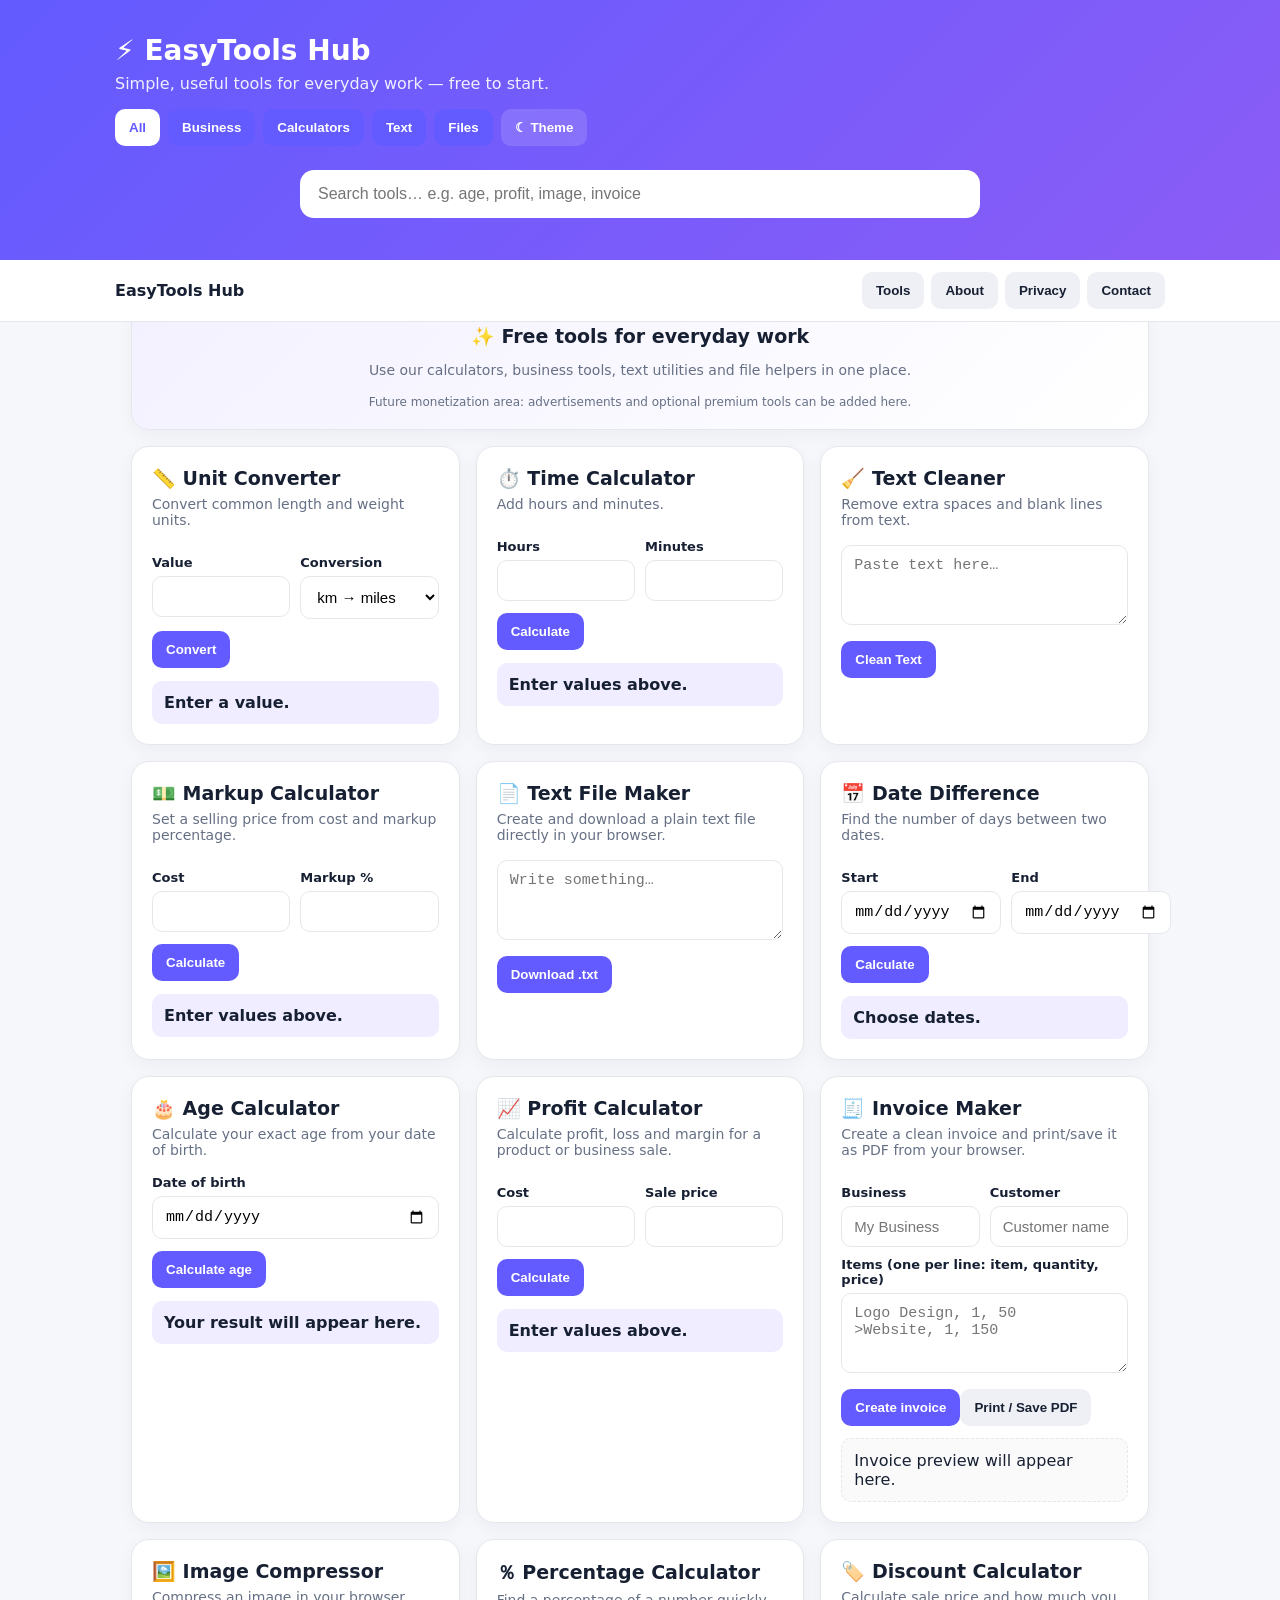
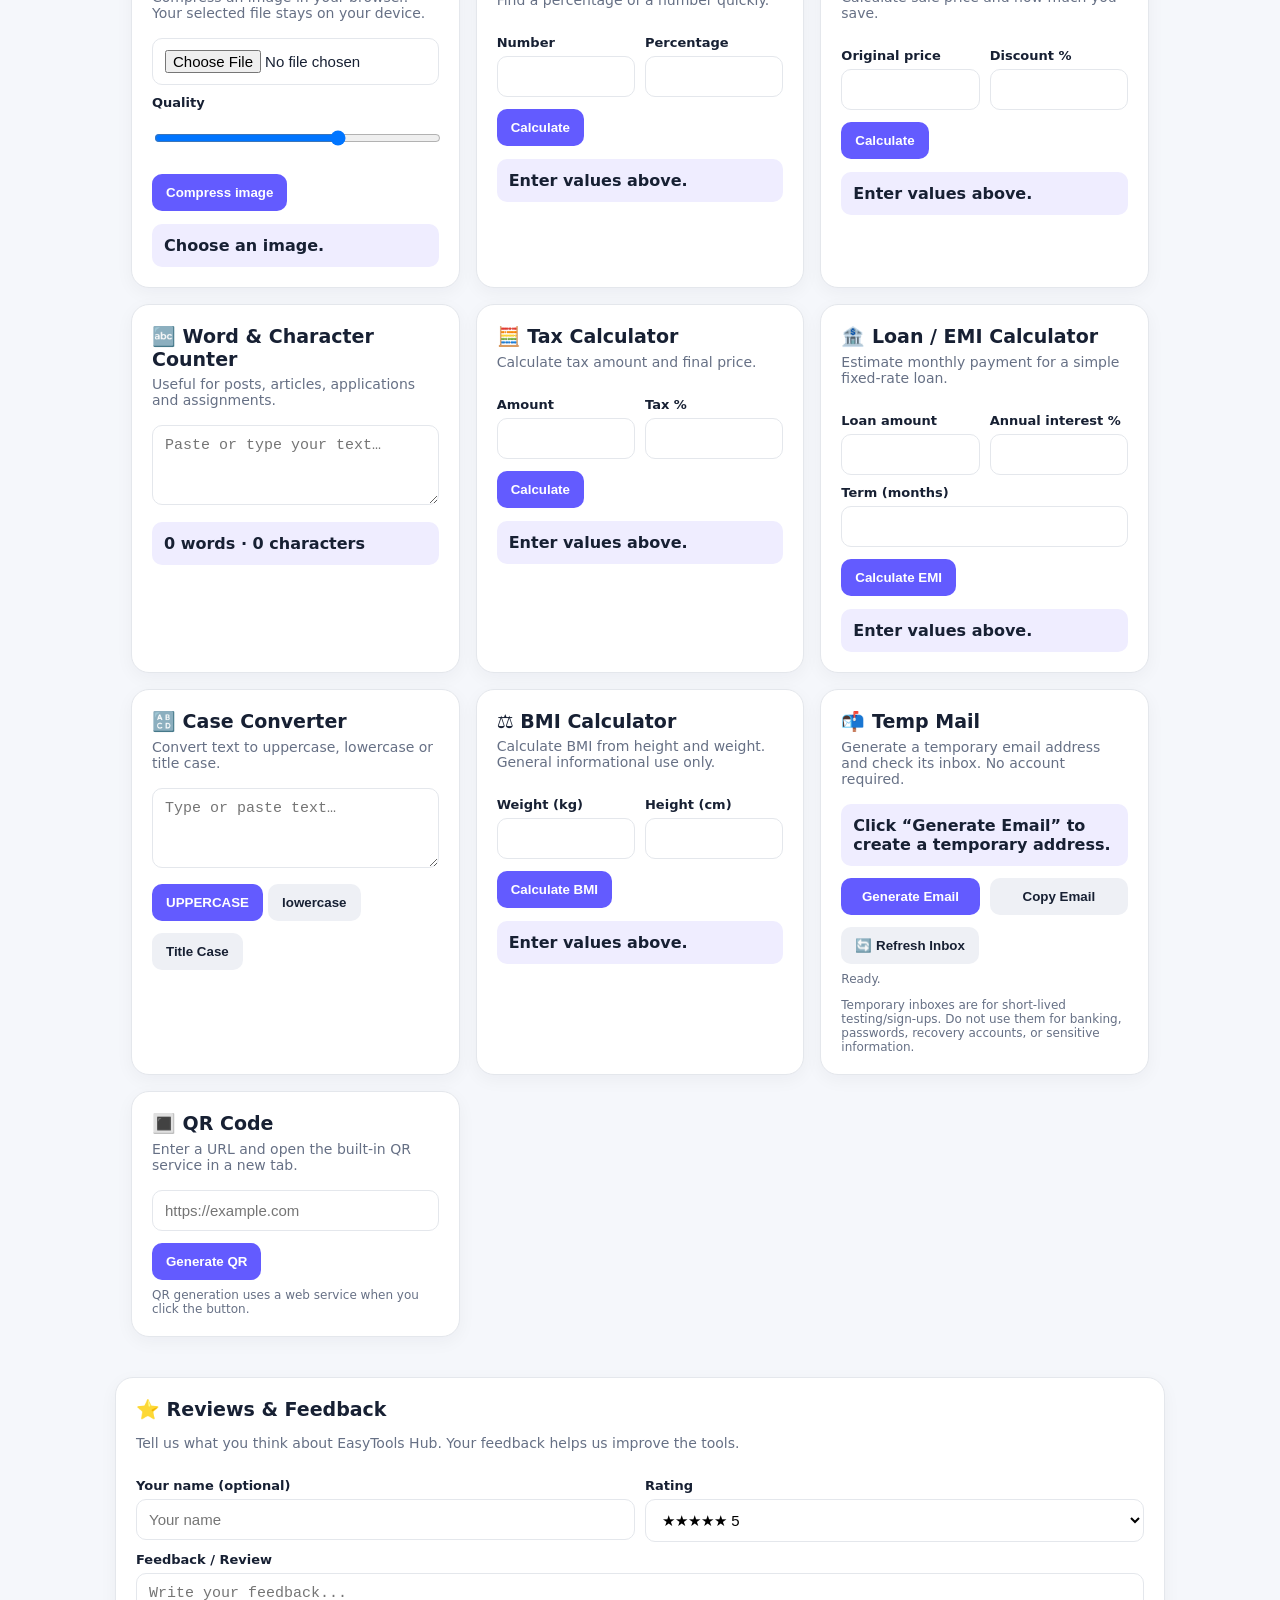
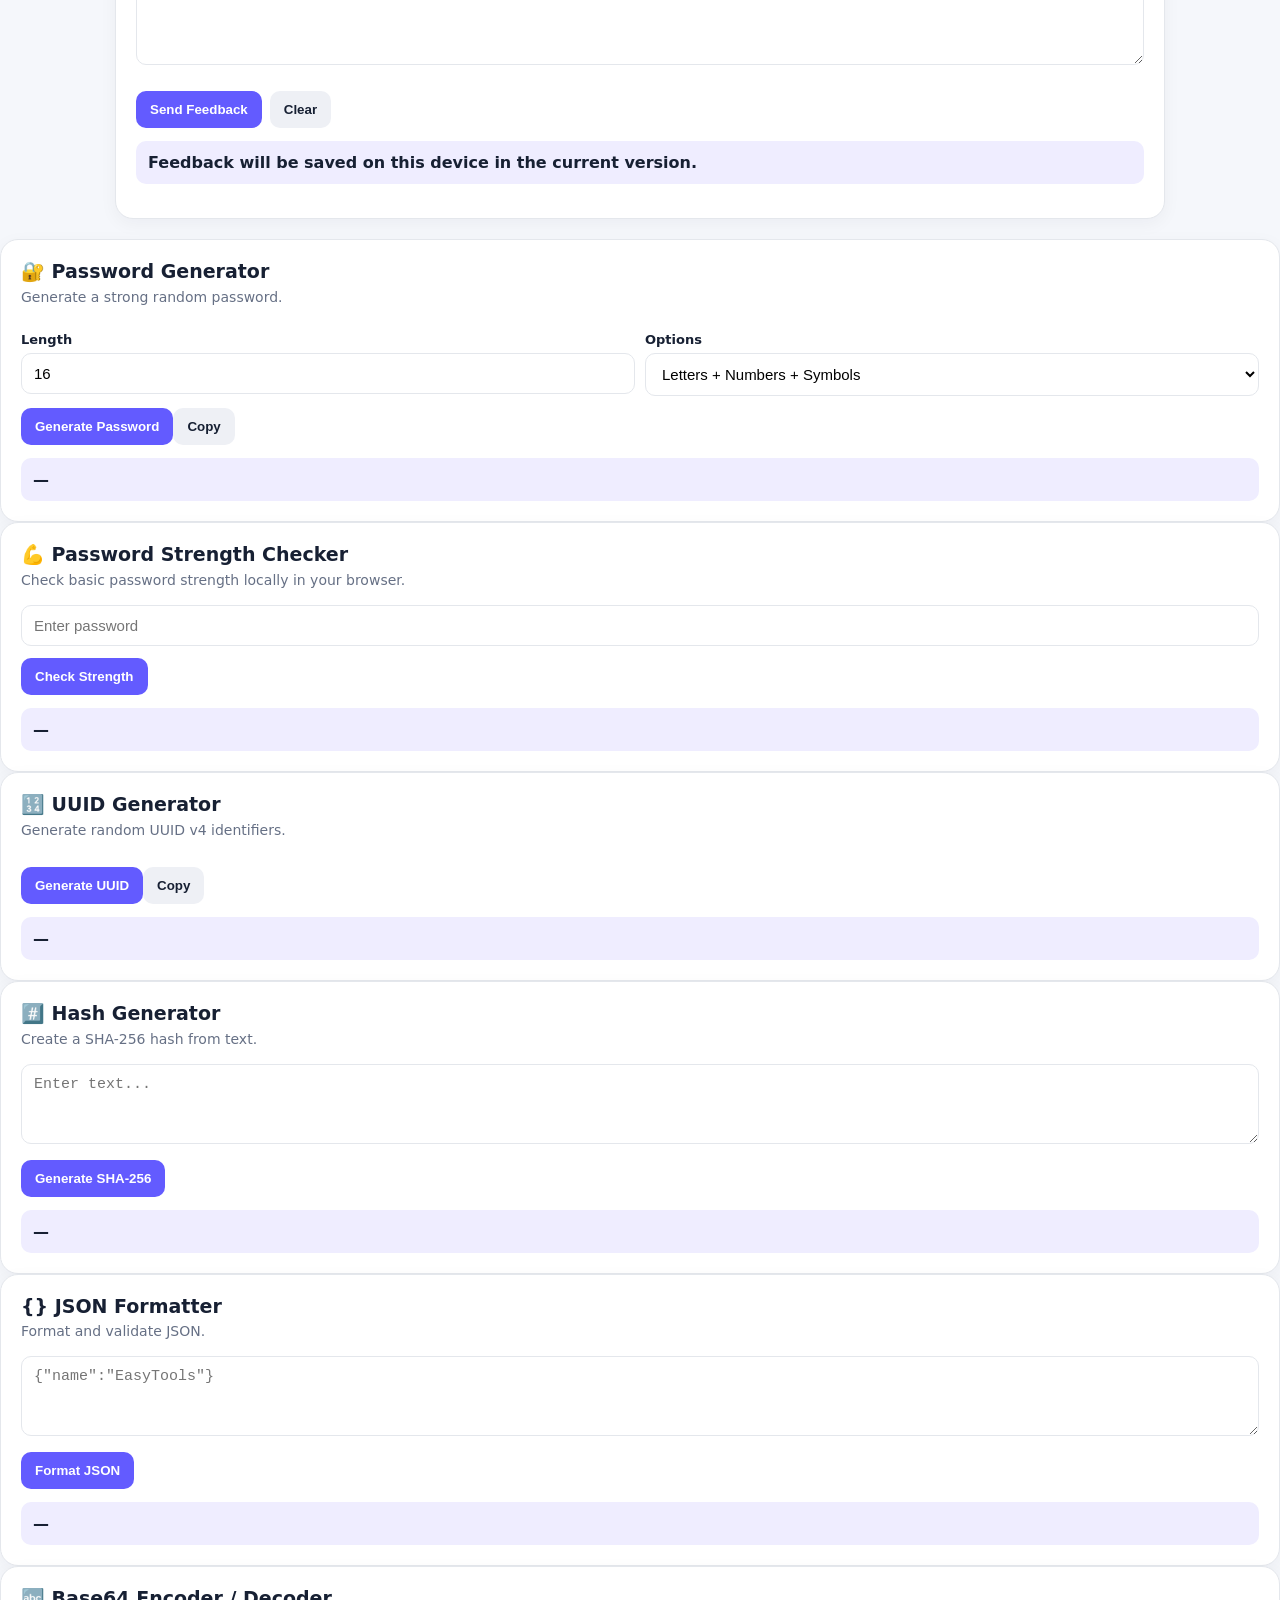
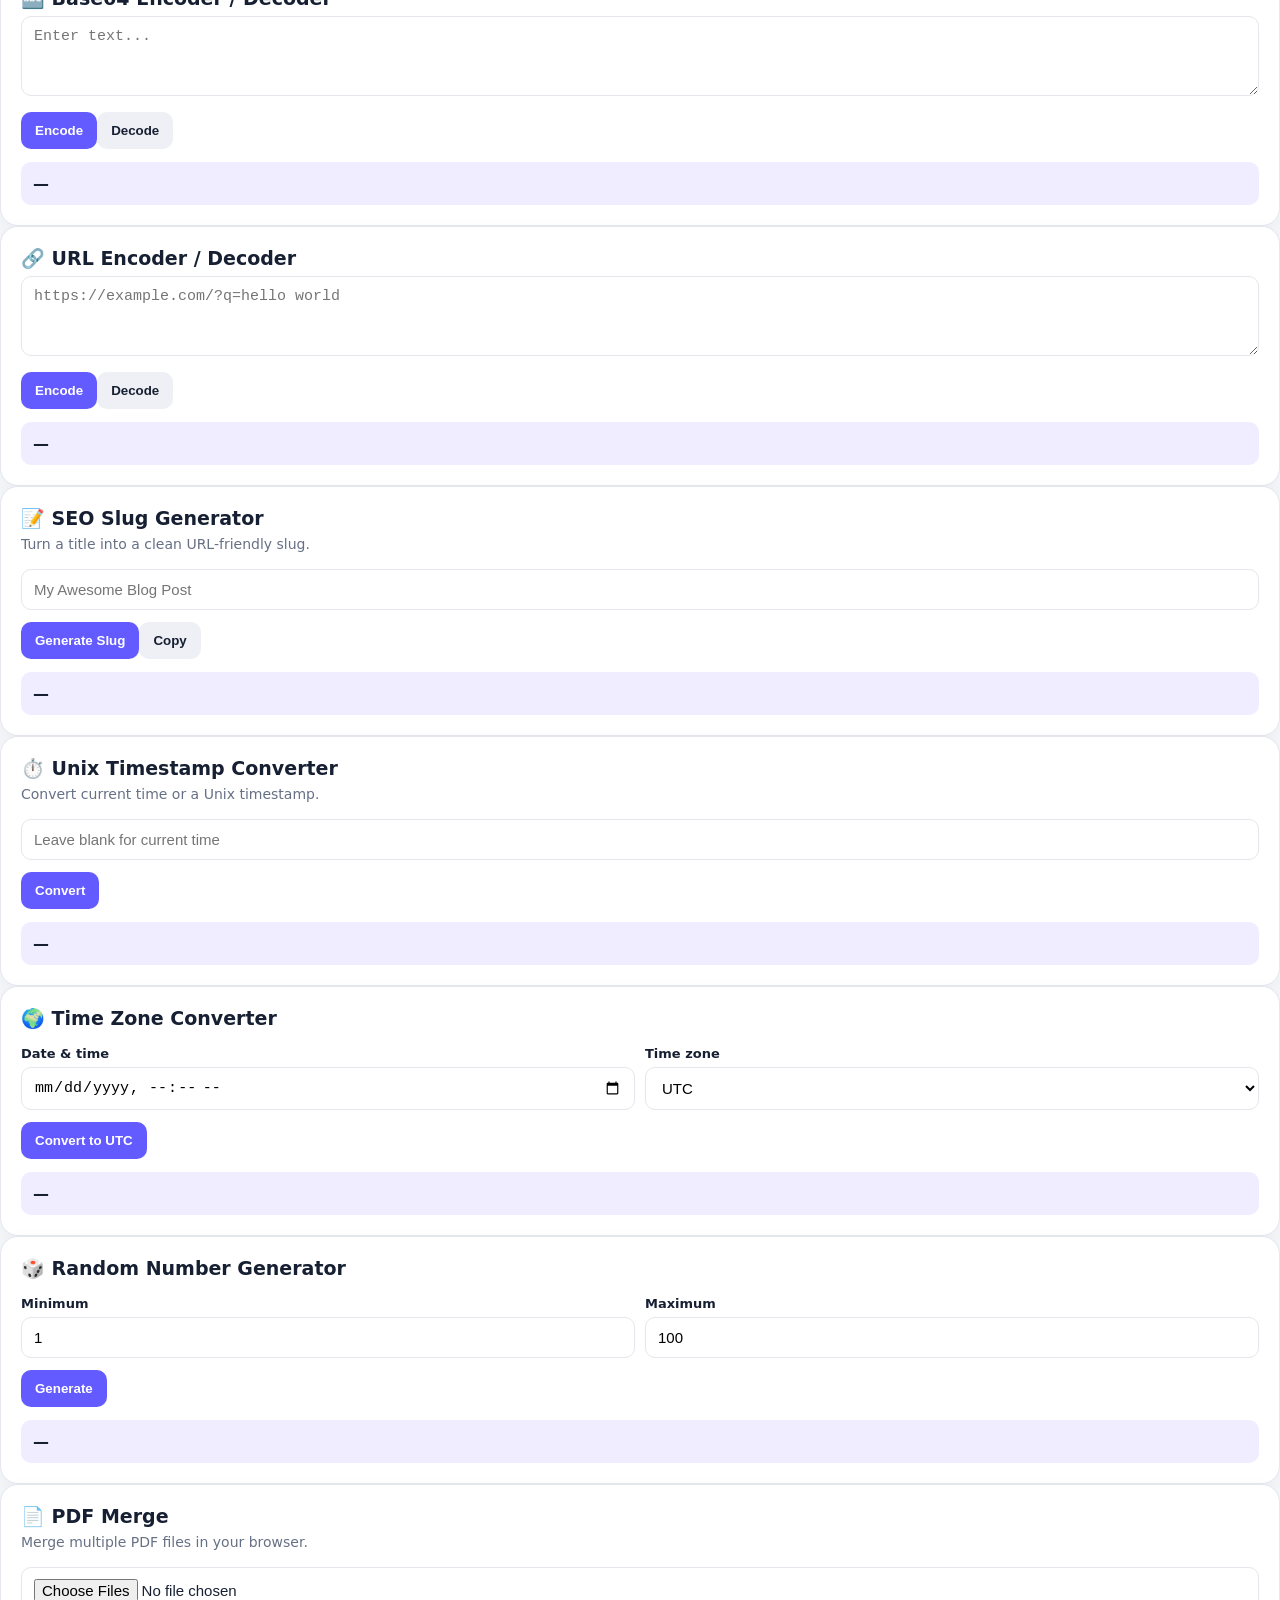
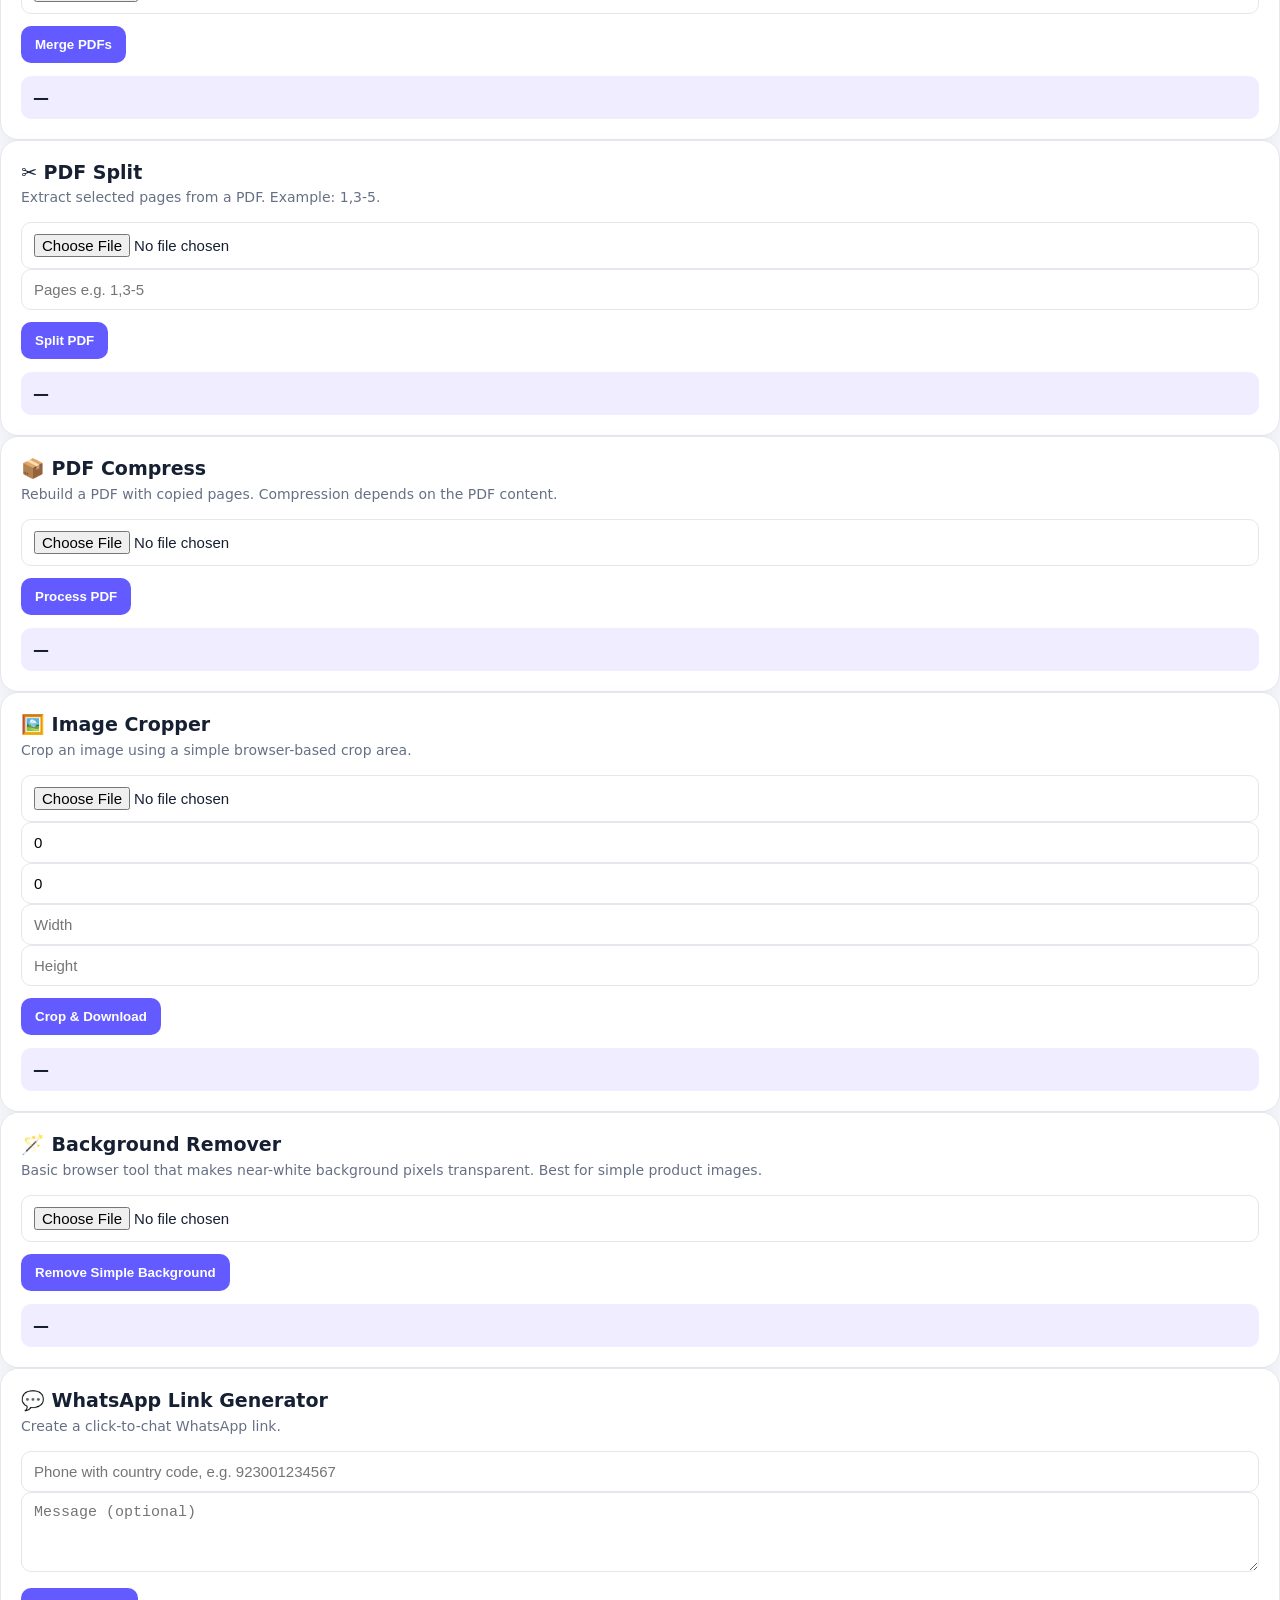
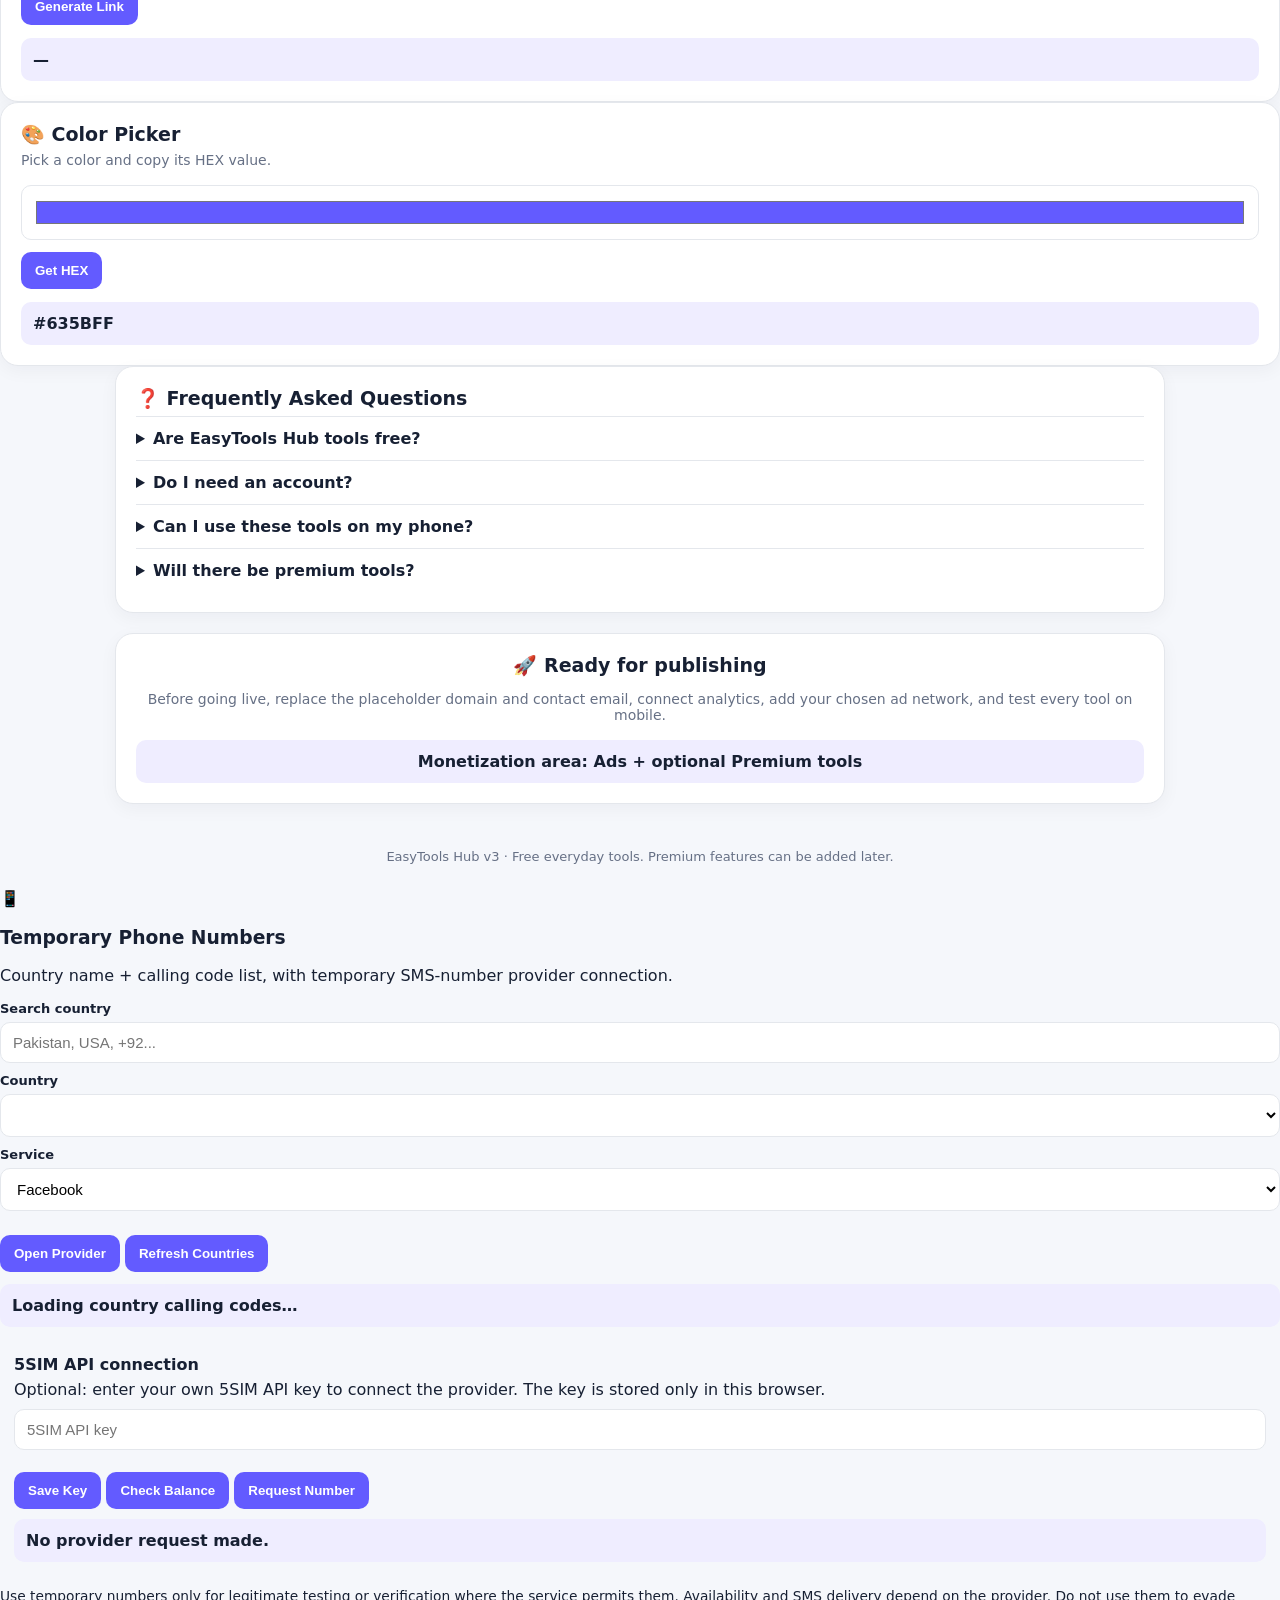
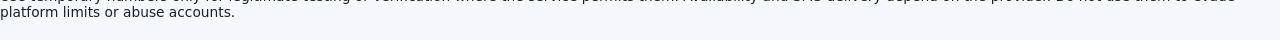
<file: index.html>
<!doctype html>
<html lang="en">
<head>
<meta charset="utf-8">
<meta name="viewport" content="width=device-width,initial-scale=1">
<title>EasyTools Hub — Free Online Tools & Calculators</title>
<link rel="canonical" href="https://example.com/">
<meta property="og:title" content="EasyTools Hub — Free Online Tools">
<meta property="og:description" content="Fast, simple online calculators, business tools, text utilities and file tools.">
<meta property="og:type" content="website">
<meta name="description" content="Free online calculators, business tools, text utilities, image tools and everyday productivity tools. Fast and simple to use.">
<meta name="keywords" content="free online tools, calculator, invoice maker, profit calculator, percentage calculator, image compressor, text tools">
<meta name="robots" content="index,follow">
<style>
:root{--bg:#f5f7fb;--card:#fff;--text:#172033;--muted:#667085;--line:#e4e7ec;--primary:#635bff;--soft:#efedff;--good:#087443}
*{box-sizing:border-box}body{margin:0;background:var(--bg);font-family:Inter,system-ui,Arial,sans-serif;color:var(--text)}
header{background:linear-gradient(135deg,#635bff,#8b5cf6);color:#fff;padding:34px 18px 42px}
.wrap{max-width:1050px;margin:auto}.brand{font-size:28px;font-weight:800}.tag{opacity:.9;margin-top:7px}
.search{margin:24px auto 0;max-width:680px}.search input{width:100%;padding:15px 18px;border:0;border-radius:14px;font-size:16px;outline:0}
main{max-width:1050px;margin:-18px auto 40px;padding:0 16px}.grid{display:grid;grid-template-columns:repeat(auto-fit,minmax(280px,1fr));gap:16px}
.card{background:var(--card);border:1px solid var(--line);border-radius:18px;padding:20px;box-shadow:0 5px 18px #1720330b}
.card h2{font-size:19px;margin:0 0 6px}.desc{color:var(--muted);font-size:14px;margin-bottom:17px}
label{display:block;font-size:13px;font-weight:700;margin:10px 0 6px}input,textarea,select{width:100%;padding:11px 12px;border:1px solid var(--line);border-radius:10px;font-size:15px;background:#fff}textarea{min-height:80px;resize:vertical}
.row{display:grid;grid-template-columns:1fr 1fr;gap:10px}.btn{margin-top:12px;border:0;border-radius:10px;padding:11px 14px;background:var(--primary);color:#fff;font-weight:750;cursor:pointer}.btn.alt{background:#eef0f5;color:var(--text)}.result{margin-top:13px;padding:12px;border-radius:10px;background:var(--soft);font-weight:750}
.tool.hidden{display:none}.dark{--bg:#10131a;--card:#181c25;--text:#f4f5f7;--muted:#a7afbf;--line:#303746}.dark input,.dark textarea,.dark select{background:#11151d;color:#fff}.tip{font-size:12px;color:var(--muted);margin-top:8px}footer{text-align:center;color:var(--muted);padding:25px;font-size:13px}
.invoice-output{white-space:pre-wrap;background:#fafafa;border:1px dashed var(--line);padding:12px;border-radius:10px;margin-top:12px}
canvas{max-width:100%;border:1px solid var(--line);border-radius:10px;margin-top:12px}
@media(max-width:560px){.row{grid-template-columns:1fr}.brand{font-size:24px}}
details{border-top:1px solid var(--line);padding:12px 0}summary{cursor:pointer;font-weight:700}details p{color:var(--muted)}
</style>
</head>
<body>
<header><div class="wrap">
<div class="brand">⚡ EasyTools Hub</div>
<div class="tag">Simple, useful tools for everyday work — free to start.</div>
<div style="margin-top:16px;display:flex;gap:8px;flex-wrap:wrap">
<button class="btn" style="margin:0;background:#fff;color:#635bff" onclick="filterCat('all')">All</button>
<button class="btn" style="margin:0" onclick="filterCat('business')">Business</button>
<button class="btn" style="margin:0" onclick="filterCat('calculators')">Calculators</button>
<button class="btn" style="margin:0" onclick="filterCat('text')">Text</button>
<button class="btn" style="margin:0" onclick="filterCat('files')">Files</button>
<button class="btn" style="margin:0;background:#ffffff22" onclick="document.body.classList.toggle('dark')">☾ Theme</button>
</div>
<div class="search"><input id="search" placeholder="Search tools… e.g. age, profit, image, invoice"></div>
</div></header>

<nav style="background:#fff;border-bottom:1px solid #e4e7ec;padding:12px 16px;position:sticky;top:0;z-index:5">
<div class="wrap" style="display:flex;gap:10px;align-items:center;justify-content:space-between">
<div style="font-weight:800">EasyTools Hub</div>
<div style="display:flex;gap:7px;flex-wrap:wrap">
<button class="btn alt" style="margin:0" onclick="showPage('home')">Tools</button>
<button class="btn alt" style="margin:0" onclick="showPage('about')">About</button>
<button class="btn alt" style="margin:0" onclick="showPage('privacy')">Privacy</button>
<button class="btn alt" style="margin:0" onclick="showPage('contact')">Contact</button>
</div></div></nav>
<div id="pageInfo" style="display:none;max-width:900px;margin:25px auto;padding:0 18px">
<section id="aboutPage" class="card" style="display:none"><h2>About EasyTools Hub</h2><p>EasyTools Hub is designed to provide simple browser-based tools for everyday tasks, business calculations, writing and file utilities.</p><p>Our goal is to keep common tasks fast, simple and accessible.</p></section>
<section id="privacyPage" class="card" style="display:none"><h2>Privacy</h2><p>Many tools process information directly in your browser. Do not enter sensitive or confidential information into any tool unless you understand how it is processed.</p><p>This starter version does not include user accounts or payment processing.</p></section>
<section id="contactPage" class="card" style="display:none"><h2>Contact</h2><p>For feedback, partnerships or tool requests, add your business email here before publishing the site.</p><div class="result">Email: your-email@example.com</div></section>
</div>
<main id="homePage">
<section class="card" style="margin-bottom:16px;text-align:center;background:linear-gradient(135deg,#f3f1ff,#fff)">
<h2>✨ Free tools for everyday work</h2>
<p class="desc">Use our calculators, business tools, text utilities and file helpers in one place.</p>
<div class="tip">Future monetization area: advertisements and optional premium tools can be added here.</div>
</section>
<div class="grid" id="tools">
<section class="card tool" data-cat="calculators" data-name="unit converter length km miles kg lb">
<h2>📏 Unit Converter</h2><div class="desc">Convert common length and weight units.</div>
<div class="row"><div><label>Value</label><input id="unitVal" type="number"></div>
<div><label>Conversion</label><select id="unitType"><option value="kmmi">km → miles</option><option value="mikm">miles → km</option><option value="kglb">kg → lb</option><option value="lbkg">lb → kg</option></select></div></div>
<button class="btn" onclick="unitCalc()">Convert</button><div id="unitResult" class="result">Enter a value.</div></section>

<section class="card tool" data-cat="calculators" data-name="time calculator">
<h2>⏱️ Time Calculator</h2><div class="desc">Add hours and minutes.</div>
<div class="row"><div><label>Hours</label><input id="hrs" type="number"></div><div><label>Minutes</label><input id="mins" type="number"></div></div>
<button class="btn" onclick="timeCalc()">Calculate</button><div id="timeResult" class="result">Enter values above.</div></section>

<section class="card tool" data-cat="text" data-name="remove spaces text cleaner">
<h2>🧹 Text Cleaner</h2><div class="desc">Remove extra spaces and blank lines from text.</div>
<textarea id="cleanText" placeholder="Paste text here…"></textarea>
<button class="btn" onclick="cleanTextDo()">Clean Text</button></section>

<section class="card tool" data-cat="business" data-name="markup calculator pricing">
<h2>💵 Markup Calculator</h2><div class="desc">Set a selling price from cost and markup percentage.</div>
<div class="row"><div><label>Cost</label><input id="markCost" type="number"></div><div><label>Markup %</label><input id="markPct" type="number"></div></div>
<button class="btn" onclick="markupCalc()">Calculate</button><div id="markResult" class="result">Enter values above.</div></section>

<section class="card tool" data-cat="files" data-name="text download">
<h2>📄 Text File Maker</h2><div class="desc">Create and download a plain text file directly in your browser.</div>
<textarea id="fileText" placeholder="Write something…"></textarea>
<button class="btn" onclick="downloadText()">Download .txt</button></section>

<section class="card tool" data-cat="calculators" data-name="date difference calculator">
<h2>📅 Date Difference</h2><div class="desc">Find the number of days between two dates.</div>
<div class="row"><div><label>Start</label><input id="dateA" type="date"></div><div><label>End</label><input id="dateB" type="date"></div></div>
<button class="btn" onclick="dateDiff()">Calculate</button><div id="dateResult" class="result">Choose dates.</div></section>



<section class="card tool" data-cat="calculators" data-name="age calculator date age birthday">
<h2>🎂 Age Calculator</h2><div class="desc">Calculate your exact age from your date of birth.</div>
<label>Date of birth</label><input id="dob" type="date"><button class="btn" onclick="ageCalc()">Calculate age</button>
<div id="ageResult" class="result">Your result will appear here.</div></section>

<section class="card tool" data-cat="business" data-name="profit calculator business profit margin">
<h2>📈 Profit Calculator</h2><div class="desc">Calculate profit, loss and margin for a product or business sale.</div>
<div class="row"><div><label>Cost</label><input id="cost" type="number" min="0" step="0.01"></div>
<div><label>Sale price</label><input id="sale" type="number" min="0" step="0.01"></div></div>
<button class="btn" onclick="profitCalc()">Calculate</button><div id="profitResult" class="result">Enter values above.</div></section>

<section class="card tool" data-cat="business" data-name="invoice invoice maker business receipt">
<h2>🧾 Invoice Maker</h2><div class="desc">Create a clean invoice and print/save it as PDF from your browser.</div>
<div class="row"><div><label>Business</label><input id="biz" placeholder="My Business"></div><div><label>Customer</label><input id="cust" placeholder="Customer name"></div></div>
<label>Items (one per line: item, quantity, price)</label>
<textarea id="items" placeholder="Logo Design, 1, 50&#10>Website, 1, 150"></textarea>
<button class="btn" onclick="makeInvoice()">Create invoice</button><button class="btn alt" onclick="window.print()">Print / Save PDF</button>
<div id="invoiceResult" class="invoice-output">Invoice preview will appear here.</div></section>

<section class="card tool" data-cat="files" data-name="image compressor image resize compress">
<h2>🖼️ Image Compressor</h2><div class="desc">Compress an image in your browser. Your selected file stays on your device.</div>
<input id="imgFile" type="file" accept="image/*"><label>Quality</label><input id="quality" type="range" min=".1" max="1" step=".05" value=".7">
<button class="btn" onclick="compressImage()">Compress image</button><div id="imgResult" class="result">Choose an image.</div></section>

<section class="card tool" data-cat="calculators" data-name="percentage calculator discount">
<h2>％ Percentage Calculator</h2><div class="desc">Find a percentage of a number quickly.</div>
<div class="row"><div><label>Number</label><input id="pctNum" type="number"></div><div><label>Percentage</label><input id="pct" type="number"></div></div>
<button class="btn" onclick="pctCalc()">Calculate</button><div id="pctResult" class="result">Enter values above.</div></section>

<section class="card tool" data-cat="calculators" data-name="discount calculator sale">
<h2>🏷️ Discount Calculator</h2><div class="desc">Calculate sale price and how much you save.</div>
<div class="row"><div><label>Original price</label><input id="orig" type="number"></div><div><label>Discount %</label><input id="disc" type="number"></div></div>
<button class="btn" onclick="discCalc()">Calculate</button><div id="discResult" class="result">Enter values above.</div></section>

<section class="card tool" data-cat="text" data-name="word counter text counter">
<h2>🔤 Word & Character Counter</h2><div class="desc">Useful for posts, articles, applications and assignments.</div>
<textarea id="counterText" placeholder="Paste or type your text…"></textarea>
<div id="counterResult" class="result">0 words · 0 characters</div></section>

<section class="card tool" data-cat="business" data-name="tax calculator sales tax vat">
<h2>🧮 Tax Calculator</h2><div class="desc">Calculate tax amount and final price.</div>
<div class="row"><div><label>Amount</label><input id="taxAmt" type="number"></div><div><label>Tax %</label><input id="taxPct" type="number"></div></div>
<button class="btn" onclick="taxCalc()">Calculate</button><div id="taxResult" class="result">Enter values above.</div></section>

<section class="card tool" data-cat="calculators" data-name="loan calculator emi">
<h2>🏦 Loan / EMI Calculator</h2><div class="desc">Estimate monthly payment for a simple fixed-rate loan.</div>
<div class="row"><div><label>Loan amount</label><input id="loan" type="number"></div><div><label>Annual interest %</label><input id="rate" type="number" step=".01"></div></div>
<label>Term (months)</label><input id="months" type="number">
<button class="btn" onclick="emiCalc()">Calculate EMI</button><div id="emiResult" class="result">Enter values above.</div></section>

<section class="card tool" data-cat="text" data-name="case converter uppercase lowercase text">
<h2>🔠 Case Converter</h2><div class="desc">Convert text to uppercase, lowercase or title case.</div>
<textarea id="caseText" placeholder="Type or paste text…"></textarea>
<button class="btn" onclick="caseDo('upper')">UPPERCASE</button>
<button class="btn alt" onclick="caseDo('lower')">lowercase</button>
<button class="btn alt" onclick="caseDo('title')">Title Case</button></section>

<section class="card tool" data-cat="calculators" data-name="bmi calculator health">
<h2>⚖️ BMI Calculator</h2><div class="desc">Calculate BMI from height and weight. General informational use only.</div>
<div class="row"><div><label>Weight (kg)</label><input id="weight" type="number"></div><div><label>Height (cm)</label><input id="height" type="number"></div></div>
<button class="btn" onclick="bmiCalc()">Calculate BMI</button><div id="bmiResult" class="result">Enter values above.</div></section>


<section class="card tool" data-cat="files" data-name="temp mail temporary email disposable inbox privacy">
<h2>📬 Temp Mail</h2>
<div class="desc">Generate a temporary email address and check its inbox. No account required.</div>
<div id="tmAddress" class="result">Click “Generate Email” to create a temporary address.</div>
<div class="row">
  <button class="btn" onclick="tmGenerate()">Generate Email</button>
  <button class="btn alt" onclick="tmCopy()">Copy Email</button>
</div>
<button class="btn alt" onclick="tmRefresh()">🔄 Refresh Inbox</button>
<div id="tmStatus" class="tip">Ready.</div>
<div id="tmInbox" style="margin-top:12px"></div>
<div class="tip">Temporary inboxes are for short-lived testing/sign-ups. Do not use them for banking, passwords, recovery accounts, or sensitive information.</div>
</section>

<section class="card tool" data-cat="files" data-cat="files" data-name="qr code generator qr">
<h2>🔳 QR Code</h2><div class="desc">Enter a URL and open the built-in QR service in a new tab.</div>
<input id="qrText" placeholder="https://example.com">
<button class="btn" onclick="makeQR()">Generate QR</button>
<div class="tip">QR generation uses a web service when you click the button.</div></section>

</div>
</main>
<section class="card feedback-card" id="feedbackSection" style="max-width:1050px;margin:0 auto 20px">
<h2>⭐ Reviews & Feedback</h2>
<p class="desc">Tell us what you think about EasyTools Hub. Your feedback helps us improve the tools.</p>
<div class="row">
<div><label>Your name (optional)</label><input id="feedbackName" placeholder="Your name"></div>
<div><label>Rating</label><select id="feedbackRating"><option value="5">★★★★★ 5</option><option value="4">★★★★ 4</option><option value="3">★★★ 3</option><option value="2">★★ 2</option><option value="1">★ 1</option></select></div>
</div>
<label>Feedback / Review</label>
<textarea id="feedbackText" rows="4" placeholder="Write your feedback..."></textarea>
<div style="display:flex;gap:8px;flex-wrap:wrap;margin-top:10px">
<button class="btn" onclick="submitFeedback()">Send Feedback</button>
<button class="btn alt" onclick="clearFeedback()">Clear</button>
</div>
<div id="feedbackResult" class="result">Feedback will be saved on this device in the current version.</div>
<div id="feedbackList" style="margin-top:14px"></div>
</section>



<section class="card tool" data-cat="text" data-name="password generator secure password">
<h2>🔐 Password Generator</h2><div class="desc">Generate a strong random password.</div>
<div class="row"><div><label>Length</label><input id="pwLen" type="number" value="16" min="4" max="100"></div><div><label>Options</label><select id="pwOpt"><option value="all">Letters + Numbers + Symbols</option><option value="letters">Letters only</option><option value="numbers">Numbers only</option></select></div></div>
<button class="btn" onclick="genPassword()">Generate Password</button><button class="btn alt" onclick="copyRaw('pwResult')">Copy</button><div id="pwResult" class="result">—</div></section>

<section class="card tool" data-cat="text" data-name="password strength checker">
<h2>💪 Password Strength Checker</h2><div class="desc">Check basic password strength locally in your browser.</div><input id="pwCheck" type="password" placeholder="Enter password"><button class="btn" onclick="checkPassword()">Check Strength</button><div id="pwStrength" class="result">—</div></section>

<section class="card tool" data-cat="text" data-name="uuid generator uuid v4">
<h2>🔢 UUID Generator</h2><div class="desc">Generate random UUID v4 identifiers.</div><button class="btn" onclick="genUUID()">Generate UUID</button><button class="btn alt" onclick="copyRaw('uuidResult')">Copy</button><div id="uuidResult" class="result">—</div></section>

<section class="card tool" data-cat="text" data-name="hash generator sha-256 sha256">
<h2>#️⃣ Hash Generator</h2><div class="desc">Create a SHA-256 hash from text.</div><textarea id="hashText" placeholder="Enter text..."></textarea><button class="btn" onclick="makeHash()">Generate SHA-256</button><div id="hashResult" class="result" style="word-break:break-all">—</div></section>

<section class="card tool" data-cat="text" data-name="json formatter json validator">
<h2>{} JSON Formatter</h2><div class="desc">Format and validate JSON.</div><textarea id="jsonText" placeholder='{"name":"EasyTools"}'></textarea><button class="btn" onclick="formatJSON()">Format JSON</button><div id="jsonResult" class="result" style="white-space:pre-wrap">—</div></section>

<section class="card tool" data-cat="text" data-name="base64 encoder decoder">
<h2>🔤 Base64 Encoder / Decoder</h2><textarea id="b64Text" placeholder="Enter text..."></textarea><button class="btn" onclick="b64Encode()">Encode</button><button class="btn alt" onclick="b64Decode()">Decode</button><div id="b64Result" class="result" style="word-break:break-all">—</div></section>

<section class="card tool" data-cat="text" data-name="url encoder decoder">
<h2>🔗 URL Encoder / Decoder</h2><textarea id="urlText" placeholder="https://example.com/?q=hello world"></textarea><button class="btn" onclick="urlEncodeDo()">Encode</button><button class="btn alt" onclick="urlDecodeDo()">Decode</button><div id="urlResult" class="result" style="word-break:break-all">—</div></section>

<section class="card tool" data-cat="text" data-name="seo slug generator slug url">
<h2>📝 SEO Slug Generator</h2><div class="desc">Turn a title into a clean URL-friendly slug.</div><input id="slugText" placeholder="My Awesome Blog Post"><button class="btn" onclick="makeSlug()">Generate Slug</button><button class="btn alt" onclick="copyRaw('slugResult')">Copy</button><div id="slugResult" class="result">—</div></section>

<section class="card tool" data-cat="calculators" data-name="unix timestamp converter timestamp">
<h2>⏱️ Unix Timestamp Converter</h2><div class="desc">Convert current time or a Unix timestamp.</div><input id="unixText" placeholder="Leave blank for current time"><button class="btn" onclick="unixConvert()">Convert</button><div id="unixResult" class="result">—</div></section>

<section class="card tool" data-cat="calculators" data-name="time zone converter timezone">
<h2>🌍 Time Zone Converter</h2><div class="row"><div><label>Date & time</label><input id="tzDate" type="datetime-local"></div><div><label>Time zone</label><select id="tzZone"><option>UTC</option><option>Asia/Karachi</option><option>Asia/Dubai</option><option>Asia/Kolkata</option><option>Europe/London</option><option>America/New_York</option><option>America/Los_Angeles</option></select></div></div><button class="btn" onclick="convertTZ()">Convert to UTC</button><div id="tzResult" class="result">—</div></section>

<section class="card tool" data-cat="calculators" data-name="random number generator random">
<h2>🎲 Random Number Generator</h2><div class="row"><div><label>Minimum</label><input id="rndMin" type="number" value="1"></div><div><label>Maximum</label><input id="rndMax" type="number" value="100"></div></div><button class="btn" onclick="randomNumber()">Generate</button><div id="rndResult" class="result">—</div></section>

<section class="card tool" data-cat="files" data-name="pdf merge combine pdf">
<h2>📄 PDF Merge</h2><div class="desc">Merge multiple PDF files in your browser.</div><input id="pdfMergeFiles" type="file" accept="application/pdf" multiple><button class="btn" onclick="mergePDFs()">Merge PDFs</button><div id="pdfMergeResult" class="result">—</div></section>

<section class="card tool" data-cat="files" data-name="pdf split extract pdf pages">
<h2>✂️ PDF Split</h2><div class="desc">Extract selected pages from a PDF. Example: 1,3-5.</div><input id="pdfSplitFile" type="file" accept="application/pdf"><input id="pdfPages" placeholder="Pages e.g. 1,3-5"><button class="btn" onclick="splitPDF()">Split PDF</button><div id="pdfSplitResult" class="result">—</div></section>

<section class="card tool" data-cat="files" data-name="pdf compress optimize pdf">
<h2>📦 PDF Compress</h2><div class="desc">Rebuild a PDF with copied pages. Compression depends on the PDF content.</div><input id="pdfCompressFile" type="file" accept="application/pdf"><button class="btn" onclick="compressPDF()">Process PDF</button><div id="pdfCompressResult" class="result">—</div></section>

<section class="card tool" data-cat="files" data-name="image crop cropper">
<h2>🖼️ Image Cropper</h2><div class="desc">Crop an image using a simple browser-based crop area.</div><input id="cropFile" type="file" accept="image/*"><input id="cropX" type="number" placeholder="X" value="0"><input id="cropY" type="number" placeholder="Y" value="0"><input id="cropW" type="number" placeholder="Width"><input id="cropH" type="number" placeholder="Height"><button class="btn" onclick="cropImage()">Crop & Download</button><div id="cropResult" class="result">—</div></section>

<section class="card tool" data-cat="files" data-name="background remover image">
<h2>🪄 Background Remover</h2><div class="desc">Basic browser tool that makes near-white background pixels transparent. Best for simple product images.</div><input id="bgFile" type="file" accept="image/*"><button class="btn" onclick="removeBg()">Remove Simple Background</button><div id="bgResult" class="result">—</div></section>

<section class="card tool" data-cat="business" data-name="whatsapp link generator whatsapp">
<h2>💬 WhatsApp Link Generator</h2><div class="desc">Create a click-to-chat WhatsApp link.</div><input id="waPhone" placeholder="Phone with country code, e.g. 923001234567"><textarea id="waMsg" placeholder="Message (optional)"></textarea><button class="btn" onclick="makeWA()">Generate Link</button><div id="waResult" class="result" style="word-break:break-all">—</div></section>

<section class="card tool" data-cat="files" data-name="color picker hex color">
<h2>🎨 Color Picker</h2><div class="desc">Pick a color and copy its HEX value.</div><input id="colorPick" type="color" value="#635bff" style="height:55px"><button class="btn" onclick="showColor()">Get HEX</button><div id="colorResult" class="result">#635BFF</div></section>

<section class="card" style="max-width:1050px;margin:0 auto 20px">
<h2>❓ Frequently Asked Questions</h2>
<details><summary>Are EasyTools Hub tools free?</summary><p>Yes. The starter version is designed around free browser-based tools.</p></details>
<details><summary>Do I need an account?</summary><p>No account is required for the current prototype.</p></details>
<details><summary>Can I use these tools on my phone?</summary><p>Yes. The interface is responsive and designed for mobile and desktop screens.</p></details>
<details><summary>Will there be premium tools?</summary><p>Premium features can be added later without removing the free tools.</p></details>
</section>
<section class="card" style="max-width:1050px;margin:0 auto 20px;text-align:center">
<h2>🚀 Ready for publishing</h2>
<p class="desc">Before going live, replace the placeholder domain and contact email, connect analytics, add your chosen ad network, and test every tool on mobile.</p>
<div class="result">Monetization area: Ads + optional Premium tools</div>
</section>
<footer>EasyTools Hub v3 · Free everyday tools. Premium features can be added later.</footer>

<script>
const $=id=>document.getElementById(id);
function ageCalc(){let v=$('dob').value;if(!v)return;$d=new Date(v+'T00:00:00');let t=new Date();let y=t.getFullYear()-$d.getFullYear(),m=t.getMonth()-$d.getMonth(),d=t.getDate()-$d.getDate();if(d<0){m--;d+=new Date(t.getFullYear(),t.getMonth(),0).getDate()}if(m<0){y--;m+=12}$('ageResult').textContent=`${y} years, ${m} months, ${d} days old.`}
function profitCalc(){let c=+$('cost').value,s=+$('sale').value,p=s-c,margin=s?((p/s)*100):0;$('profitResult').textContent=p>=0?`Profit: ${p.toFixed(2)} · Margin: ${margin.toFixed(2)}%`:`Loss: ${Math.abs(p).toFixed(2)}`}
function pctCalc(){let n=+$('pctNum').value,p=+$('pct').value;$('pctResult').textContent=`${p}% of ${n} = ${(n*p/100).toFixed(2)}`}
function discCalc(){let o=+$('orig').value,d=+$('disc').value,s=o-(o*d/100);$('discResult').textContent=`You save ${ (o*d/100).toFixed(2) } · Sale price: ${s.toFixed(2)}`}
$('counterText').addEventListener('input',()=>{let t=$('counterText').value.trim();let w=t?t.split(/\s+/).length:0;$('counterResult').textContent=`${w} words · ${$('counterText').value.length} characters`})
function makeInvoice(){let lines=$('items').value.split(/\n/).map(x=>{let a=x.split(',').map(s=>s.trim());return {n:a[0]||'',q:+a[1]||0,p:+a[2]||0}}).filter(x=>x.n);let total=lines.reduce((s,x)=>s+x.q*x.p,0);let out=`${$('biz').value||'Business'}\nINVOICE\nCustomer: ${$('cust').value||'Customer'}\n\n`;lines.forEach(x=>out+=`${x.n} — ${x.q} × ${x.p.toFixed(2)} = ${(x.q*x.p).toFixed(2)}\n`);out+=`\nTOTAL: ${total.toFixed(2)}`;$('invoiceResult').textContent=out}
function compressImage(){let f=$('imgFile').files[0];if(!f)return;$('imgResult').textContent='Compressing…';let r=new FileReader();r.onload=e=>{let im=new Image();im.onload=()=>{let max=1800,s=Math.min(1,max/Math.max(im.width,im.height)),c=document.createElement('canvas');c.width=im.width*s;c.height=im.height*s;c.getContext('2d').drawImage(im,0,0,c.width,c.height);c.toBlob(b=>{let a=document.createElement('a');a.href=URL.createObjectURL(b);a.download='compressed-image.jpg';a.textContent='Download compressed image';$('imgResult').innerHTML=`Original: ${(f.size/1024).toFixed(0)} KB · New: ${(b.size/1024).toFixed(0)} KB<br>`;$('imgResult').appendChild(a)},'image/jpeg',+$('quality').value)};im.src=e.target.result};r.readAsDataURL(f)}
function makeQR(){let t=encodeURIComponent($('qrText').value.trim());if(!t)return;window.open('https://api.qrserver.com/v1/create-qr-code/?size=300x300&data='+t,'_blank')}
function searchTools(){
 const q=$('search').value.trim().toLowerCase();
 let found=0;
 document.querySelectorAll('.tool').forEach(x=>{
   const text=((x.dataset.name||'')+' '+(x.dataset.cat||'')+' '+x.innerText).toLowerCase();
   const match=!q||text.includes(q);
   x.classList.toggle('hidden',!match);
   if(match) found++;
 });
 let empty=$('noSearchResults');
 if(!empty){empty=document.createElement('div');empty.id='noSearchResults';empty.className='card';empty.style.cssText='text-align:center;display:none;margin:20px auto;max-width:1050px';empty.innerHTML='<h3>🔎 No tool found</h3><p class="desc">Try another keyword, such as PDF, image, calculator, text, QR, password or phone.</p>';
   const grid=document.querySelector('main .grid'); if(grid&&grid.parentNode) grid.parentNode.insertBefore(empty,grid.nextSibling);
 }
 empty.style.display=q&&found===0?'block':'none';
}
$('search').addEventListener('input',searchTools);
$('search').addEventListener('keydown',e=>{if(e.key==='Escape'){e.target.value='';searchTools();e.target.focus()}})

function filterCat(cat){
 document.querySelectorAll('.tool').forEach(x=>x.classList.toggle('hidden',cat!=='all' && x.dataset.cat!==cat));
 $('search').value='';
 const empty=$('noSearchResults'); if(empty) empty.style.display='none';
}
function taxCalc(){let a=+$('taxAmt').value,t=+$('taxPct').value,v=a*t/100;$('taxResult').textContent=`Tax: ${v.toFixed(2)} · Total: ${(a+v).toFixed(2)}`}
function emiCalc(){let P=+$('loan').value,r=(+$('rate').value/100)/12,n=+$('months').value;if(!P||!n){return}$('emiResult').textContent=r?`Estimated monthly EMI: ${(P*r*Math.pow(1+r,n)/(Math.pow(1+r,n)-1)).toFixed(2)}`:`Monthly payment: ${(P/n).toFixed(2)}`}
function caseDo(mode){let e=$('caseText'),t=e.value;if(mode==='upper')e.value=t.toUpperCase();else if(mode==='lower')e.value=t.toLowerCase();else e.value=t.toLowerCase().replace(/\b\w/g,c=>c.toUpperCase())}
function bmiCalc(){let w=+$('weight').value,h=+$('height').value/100;if(!w||!h)return;let b=w/(h*h);let label=b<18.5?'Below 18.5':b<25?'18.5–24.9':b<30?'25–29.9':'30+';$('bmiResult').textContent=`BMI: ${b.toFixed(1)} · Range: ${label}`}

function showPage(page){
 const info=$('pageInfo'),home=$('homePage');
 if(page==='home'){info.style.display='none';home.style.display='block';return}
 home.style.display='none';info.style.display='block';
 ['about','privacy','contact'].forEach(x=>$(x+'Page').style.display=x===page?'block':'none');
 window.scrollTo({top:0,behavior:'smooth'});
}

function unitCalc(){let v=+$('unitVal').value,t=$('unitType').value,m={kmmi:.621371,mikm:1.609344,kglb:2.20462,lbkg:.453592};$('unitResult').textContent=(v*m[t]).toFixed(4)}
function timeCalc(){let h=+$('hrs').value||0,m=+$('mins').value||0;$('timeResult').textContent=`${h} hours ${m} minutes = ${(h*60+m)} total minutes`}
function cleanTextDo(){let e=$('cleanText');e.value=e.value.split(/\n/).map(x=>x.trim().replace(/\s+/g,' ')).filter(Boolean).join('\n')}
function markupCalc(){let c=+$('markCost').value,p=+$('markPct').value;$('markResult').textContent=`Selling price: ${(c*(1+p/100)).toFixed(2)}`}
function downloadText(){let b=new Blob([$('fileText').value],{type:'text/plain'}),a=document.createElement('a');a.href=URL.createObjectURL(b);a.download='easytools-note.txt';a.click();URL.revokeObjectURL(a.href)}
function dateDiff(){let a=new Date($('dateA').value),b=new Date($('dateB').value);if(isNaN(a)||isNaN(b))return;$('dateResult').textContent=`Difference: ${Math.round(Math.abs(b-a)/86400000)} days`}

/* Temp Mail API integration — Guerrilla Mail, browser/CORS compatible */
let tmSession = null;
let tmEmail = "";

async function tmGenerate(){
  const status = document.getElementById("tmStatus");
  const address = document.getElementById("tmAddress");
  const inbox = document.getElementById("tmInbox");
  status.textContent = "Creating temporary email…";
  inbox.innerHTML = "";
  try{
    const r = await fetch("https://api.guerrillamail.com/ajax.php?f=get_email_address&lang=en");
    if(!r.ok) throw new Error("API error");
    const d = await r.json();
    tmSession = d.sid_token || null;
    tmEmail = d.email_addr || "";
    if(!tmSession || !tmEmail) throw new Error("No mailbox returned");
    address.textContent = tmEmail;
    status.textContent = "Mailbox created. Refresh the inbox to check for new mail.";
  }catch(e){
    status.textContent = "Could not create a mailbox right now. Please try again.";
  }
}

async function tmRefresh(){
  if(!tmSession || !tmEmail){
    document.getElementById("tmStatus").textContent = "Generate an email first.";
    return;
  }
  const status = document.getElementById("tmStatus");
  const inbox = document.getElementById("tmInbox");
  status.textContent = "Checking inbox…";
  try{
    const url = "https://api.guerrillamail.com/ajax.php?f=check_email&seq=0&sid_token=" +
      encodeURIComponent(tmSession);
    const r = await fetch(url);
    if(!r.ok) throw new Error("Inbox error");
    const d = await r.json();
    const list = Array.isArray(d.list) ? d.list : [];
    if(!list.length){
      inbox.innerHTML = '<div class="result">📭 No messages yet.</div>';
      status.textContent = "Inbox checked — no messages.";
      return;
    }
    inbox.innerHTML = list.map(m =>
      '<div class="result" style="text-align:left;cursor:pointer;margin-bottom:8px" onclick="tmRead(' +
      Number(m.mail_id || 0) + ')">' +
      '<b>From:</b> ' + tmEsc(m.mail_from || "") + '<br>' +
      '<b>Subject:</b> ' + tmEsc(m.mail_subject || "(No subject)") +
      '</div>'
    ).join("");
    status.textContent = list.length + " message(s) found.";
  }catch(e){
    status.textContent = "Inbox could not be refreshed. Please try again.";
  }
}

async function tmRead(id){
  if(!tmSession || !id) return;
  const inbox = document.getElementById("tmInbox");
  try{
    const url = "https://api.guerrillamail.com/ajax.php?f=fetch_email&email_id=" +
      encodeURIComponent(id) + "&sid_token=" + encodeURIComponent(tmSession);
    const r = await fetch(url);
    if(!r.ok) throw new Error("Read error");
    const d = await r.json();
    const box = document.createElement("div");
    box.className = "result";
    box.style.textAlign = "left";
    box.innerHTML = "<b>" + tmEsc(d.mail_subject || "(No subject)") +
      "</b><br><div style='margin-top:8px;white-space:pre-wrap;font-weight:400'>" +
      tmEsc(d.mail_body || d.mail_excerpt || "(Empty message)") + "</div>";
    inbox.prepend(box);
  }catch(e){}
}

function tmCopy(){
  if(!tmEmail) return;
  navigator.clipboard?.writeText(tmEmail).then(()=>{
    document.getElementById("tmStatus").textContent = "Email copied.";
  }).catch(()=>{
    document.getElementById("tmStatus").textContent = "Copy is unavailable; select the email manually.";
  });
}

function tmEsc(s){
  return String(s).replace(/[&<>"']/g,c=>({"&":"&amp;","<":"&lt;",">":"&gt;",'"':"&quot;","'":"&#39;"}[c]));
}



/* Additive tools: existing tools above are preserved. */
function copyRaw(v){const el=document.getElementById(v);const text=el?.textContent||el?.value||String(v);if(navigator.clipboard)navigator.clipboard.writeText(text);}
function genPassword(){let n=Math.max(4,Math.min(100,+$('pwLen').value||16)),o=$('pwOpt').value,sets={letters:'ABCDEFGHIJKLMNOPQRSTUVWXYZabcdefghijklmnopqrstuvwxyz',numbers:'0123456789',all:'ABCDEFGHIJKLMNOPQRSTUVWXYZabcdefghijklmnopqrstuvwxyz0123456789!@#$%^&*()-_=+[]{}'},set=sets[o]||sets.all,out='';for(let i=0;i<n;i++)out+=set[Math.floor(Math.random()*set.length)];$('pwResult').textContent=out}
function checkPassword(){let p=$('pwCheck').value,s=0;if(p.length>=8)s++;if(p.length>=12)s++;if(/[a-z]/.test(p)&&/[A-Z]/.test(p))s++;if(/\d/.test(p))s++;if(/[^A-Za-z0-9]/.test(p))s++;let a=['Very weak','Weak','Fair','Strong','Very strong'];$('pwStrength').textContent=p?`${a[Math.min(4,s)]} · ${s}/5`:'—'}
function genUUID(){let v=crypto.randomUUID?crypto.randomUUID():'xxxxxxxx-xxxx-4xxx-yxxx-xxxxxxxxxxxx'.replace(/[xy]/g,c=>{let r=Math.random()*16|0,v=c==='x'?r:(r&3|8);return v.toString(16)});$('uuidResult').textContent=v}
async function makeHash(){let data=new TextEncoder().encode($('hashText').value),buf=await crypto.subtle.digest('SHA-256',data);$('hashResult').textContent=Array.from(new Uint8Array(buf),b=>b.toString(16).padStart(2,'0')).join('')}
function formatJSON(){try{$('jsonResult').textContent=JSON.stringify(JSON.parse($('jsonText').value),null,2)}catch(e){$('jsonResult').textContent='Invalid JSON: '+e.message}}
function b64Encode(){try{$('b64Result').textContent=btoa(unescape(encodeURIComponent($('b64Text').value)))}catch(e){$('b64Result').textContent='Encoding error'}}
function b64Decode(){try{$('b64Result').textContent=decodeURIComponent(escape(atob($('b64Text').value)))}catch(e){$('b64Result').textContent='Invalid Base64'}}
function urlEncodeDo(){$('urlResult').textContent=encodeURIComponent($('urlText').value)}
function urlDecodeDo(){try{$('urlResult').textContent=decodeURIComponent($('urlText').value)}catch(e){$('urlResult').textContent='Invalid encoded URL'}}
function makeSlug(){$('slugResult').textContent=$('slugText').value.toLowerCase().normalize('NFKD').replace(/[\u0300-\u036f]/g,'').replace(/[^a-z0-9]+/g,'-').replace(/^-+|-+$/g,'')}
function unixConvert(){let v=$('unixText').value.trim(),d=v?(new Date(Number(v)*(String(v).length<=10?1000:1))):new Date();$('unixResult').textContent=isNaN(d)?'Invalid timestamp':`Unix: ${Math.floor(d.getTime()/1000)} · ${d.toISOString()}`}
function convertTZ(){let v=$('tzDate').value;if(!v){$('tzResult').textContent='Select a date and time.';return}let d=new Date(v);$('tzResult').textContent=isNaN(d)?'Invalid date':`UTC: ${d.toISOString()} · Selected zone: ${$('tzZone').value}`}
function randomNumber(){let a=+$('rndMin').value,b=+$('rndMax').value;if(a>b)[a,b]=[b,a];$('rndResult').textContent=Math.floor(Math.random()*(b-a+1))+a}
function loadScript(src){return new Promise((res,rej)=>{if(window.PDFLib)return res();let s=document.createElement('script');s.src=src;s.onload=res;s.onerror=rej;document.head.appendChild(s)})}
function downloadBlob(blob,name){let a=document.createElement('a');a.href=URL.createObjectURL(blob);a.download=name;a.click();setTimeout(()=>URL.revokeObjectURL(a.href),1000)}
async function mergePDFs(){let fs=[...$('pdfMergeFiles').files];if(!fs.length)return;$('pdfMergeResult').textContent='Merging…';try{await loadScript('https://unpkg.com/pdf-lib@1.17.1/dist/pdf-lib.min.js');let out=await PDFLib.PDFDocument.create();for(let f of fs){let doc=await PDFLib.PDFDocument.load(await f.arrayBuffer());let pages=await out.copyPages(doc,doc.getPageIndices());pages.forEach(p=>out.addPage(p))}downloadBlob(new Blob([await out.save()],{type:'application/pdf'}),'merged.pdf');$('pdfMergeResult').textContent='Merged PDF downloaded.'}catch(e){$('pdfMergeResult').textContent='Could not process PDFs.'}}
function parsePages(s,max){let set=new Set();s.split(',').map(x=>x.trim()).filter(Boolean).forEach(x=>{if(x.includes('-')){let[a,b]=x.split('-').map(Number);for(let i=Math.min(a,b);i<=Math.max(a,b);i++)if(i>=1&&i<=max)set.add(i-1)}else{let n=Number(x);if(n>=1&&n<=max)set.add(n-1)}});return [...set].sort((a,b)=>a-b)}
async function splitPDF(){let f=$('pdfSplitFile').files[0],spec=$('pdfPages').value;if(!f)return;$('pdfSplitResult').textContent='Processing…';try{await loadScript('https://unpkg.com/pdf-lib@1.17.1/dist/pdf-lib.min.js');let doc=await PDFLib.PDFDocument.load(await f.arrayBuffer()),idx=parsePages(spec,doc.getPageCount());if(!idx.length)throw 0;let out=await PDFLib.PDFDocument.create();(await out.copyPages(doc,idx)).forEach(p=>out.addPage(p));downloadBlob(new Blob([await out.save()],{type:'application/pdf'}),'split.pdf');$('pdfSplitResult').textContent='Selected pages downloaded.'}catch(e){$('pdfSplitResult').textContent='Could not process selected pages.'}}
async function compressPDF(){let f=$('pdfCompressFile').files[0];if(!f)return;$('pdfCompressResult').textContent='Processing…';try{await loadScript('https://unpkg.com/pdf-lib@1.17.1/dist/pdf-lib.min.js');let doc=await PDFLib.PDFDocument.load(await f.arrayBuffer()),out=await PDFLib.PDFDocument.create();(await out.copyPages(doc,doc.getPageIndices())).forEach(p=>out.addPage(p));downloadBlob(new Blob([await out.save({useObjectStreams:true})],{type:'application/pdf'}),'compressed.pdf');$('pdfCompressResult').textContent='Processed PDF downloaded. Note: image-heavy PDFs may not shrink much.'}catch(e){$('pdfCompressResult').textContent='Could not process PDF.'}}
function readImg(file,cb){let r=new FileReader();r.onload=e=>{let im=new Image();im.onload=()=>cb(im);im.src=e.target.result};r.readAsDataURL(file)}
function cropImage(){let f=$('cropFile').files[0];if(!f)return;readImg(f,im=>{let x=Math.max(0,+$('cropX').value||0),y=Math.max(0,+$('cropY').value||0),w=+$('cropW').value||im.width-x,h=+$('cropH').value||im.height-y,c=document.createElement('canvas');x=Math.min(x,im.width-1);y=Math.min(y,im.height-1);w=Math.min(w,im.width-x);h=Math.min(h,im.height-y);c.width=w;c.height=h;c.getContext('2d').drawImage(im,x,y,w,h,0,0,w,h);c.toBlob(b=>downloadBlob(b,'cropped.png'),'image/png');$('cropResult').textContent='Cropped image downloaded.'})}
function removeBg(){let f=$('bgFile').files[0];if(!f)return;readImg(f,im=>{let c=document.createElement('canvas');c.width=im.width;c.height=im.height;let x=c.getContext('2d');x.drawImage(im,0,0);let d=x.getImageData(0,0,c.width,c.height),p=d.data;for(let i=0;i<p.length;i+=4){if(p[i]>245&&p[i+1]>245&&p[i+2]>245)p[i+3]=0}x.putImageData(d,0,0);c.toBlob(b=>downloadBlob(b,'background-removed.png'),'image/png');$('bgResult').textContent='Simple background removed. White/near-white areas were made transparent.'})}
function makeWA(){let p=$('waPhone').value.replace(/\D/g,''),m=$('waMsg').value.trim();if(!p){$('waResult').textContent='Enter a phone number.';return}let u='https://wa.me/'+p+(m?'?text='+encodeURIComponent(m):'');$('waResult').innerHTML='<a href="'+u+'" target="_blank" rel="noopener">'+u+'</a>'}
function showColor(){$('colorResult').textContent=$('colorPick').value.toUpperCase()}


const phoneCountryData=[];
const phoneCountryFallback=[
  ['Pakistan','PK','+92'],['United States','US','+1'],['Canada','CA','+1'],['United Kingdom','GB','+44'],['India','IN','+91'],['Australia','AU','+61'],['Germany','DE','+49'],['France','FR','+33'],['Italy','IT','+39'],['Spain','ES','+34'],['Netherlands','NL','+31'],['Turkey','TR','+90'],['United Arab Emirates','AE','+971'],['Saudi Arabia','SA','+966'],['Qatar','QA','+974'],['Kuwait','KW','+965'],['Bahrain','BH','+973'],['Oman','OM','+968'],['Bangladesh','BD','+880'],['Indonesia','ID','+62'],['Malaysia','MY','+60'],['Singapore','SG','+65'],['Philippines','PH','+63'],['Thailand','TH','+66'],['Vietnam','VN','+84'],['Japan','JP','+81'],['South Korea','KR','+82'],['Brazil','BR','+55'],['Mexico','MX','+52'],['South Africa','ZA','+27'],['Nigeria','NG','+234'],['Egypt','EG','+20'],['Kenya','KE','+254'],['Ukraine','UA','+380'],['Poland','PL','+48'],['Sweden','SE','+46'],['Norway','NO','+47'],['Denmark','DK','+45'],['Finland','FI','+358'],['Switzerland','CH','+41'],['Austria','AT','+43']
];
function phoneEsc(v){return String(v??'').replace(/[&<>'"]/g,c=>({'&':'&amp;','<':'&lt;','>':'&gt;',"'":'&#39;','"':'&quot;'}[c]));}
function phoneSlug(v){return String(v||'').toLowerCase().replace(/\s+/g,'-').replace(/[^a-z0-9-]/g,'');}
function renderPhoneCountries(){
  const sel=document.getElementById('phoneCountry'); if(!sel)return;
  const q=(document.getElementById('phoneCountrySearch')?.value||'').trim().toLowerCase();
  const arr=phoneCountryData.filter(x=>!q || (x.name+' '+x.cca2+' '+x.calling).toLowerCase().includes(q));
  sel.innerHTML=arr.map((x,i)=>`<option value="${phoneEsc(x.cca2)}">${phoneEsc(x.name)} — ${phoneEsc(x.calling)}</option>`).join('') || '<option>No country found</option>';
  const first=arr[0];
  document.getElementById('phoneCountryInfo').innerHTML=first?`<b>${phoneEsc(first.name)}</b> · ISO: ${phoneEsc(first.cca2)} · Calling code: <b>${phoneEsc(first.calling)}</b> · ${arr.length} matching country/countries`:'No matching country.';
}
function filterPhoneCountries(){renderPhoneCountries();}
async function loadPhoneCountries(){
  const info=document.getElementById('phoneCountryInfo'); info.textContent='Loading all country calling codes…';
  try{
    const r=await fetch('https://restcountries.com/v3.1/all?fields=name,cca2,idd');
    if(!r.ok)throw new Error('country api');
    const data=await r.json();
    phoneCountryData.length=0;
    data.forEach(x=>{
      const root=x.idd?.root||''; const sufs=x.idd?.suffixes||[];
      const calling=sufs.length===1?root+sufs[0]:root;
      if(x.name?.common && x.cca2 && calling) phoneCountryData.push({name:x.name.common,cca2:x.cca2,calling});
    });
    phoneCountryData.sort((a,b)=>a.name.localeCompare(b.name)); renderPhoneCountries();
  }catch(e){
    phoneCountryData.length=0; phoneCountryFallback.forEach(x=>phoneCountryData.push({name:x[0],cca2:x[1],calling:x[2]}));
    renderPhoneCountries(); info.innerHTML='Live country list unavailable; showing a built-in country list. You can refresh later.';
  }
}
function openPhoneProvider(){
  const service=document.getElementById('phoneService').value;
  const c=document.getElementById('phoneCountry')?.value||'';
  const map={facebook:'facebook',instagram:'instagram',tiktok:'tiktok',whatsapp:'whatsapp',telegram:'telegram',google:'google',microsoft:'microsoft',discord:'discord',x:'twitter',other:'other'};
  const url='https://5sim.net/';
  window.open(url,'_blank','noopener');
  document.getElementById('fiveSimResult').textContent=`Provider opened for ${service} · country ISO ${c}. Select the exact country/service there because live availability changes.`;
}
function saveFiveSimKey(){
  const k=document.getElementById('fiveSimKey').value.trim();
  if(!k){localStorage.removeItem('easytools_5sim_key');document.getElementById('fiveSimResult').textContent='API key removed from this browser.';return;}
  localStorage.setItem('easytools_5sim_key',k); document.getElementById('fiveSimResult').textContent='5SIM API key saved locally in this browser.';
}
async function fiveSimRequest(path,opts={}){
  const key=document.getElementById('fiveSimKey').value.trim()||localStorage.getItem('easytools_5sim_key')||'';
  if(!key)throw new Error('Add your 5SIM API key first.');
  const r=await fetch('https://5sim.net/api/v1/user'+path,{...opts,headers:{...(opts.headers||{}),'Authorization':'Bearer '+key,'Accept':'application/json'}});
  const t=await r.text(); let d; try{d=JSON.parse(t)}catch(_){d=t}
  if(!r.ok)throw new Error(typeof d==='string'?d:(d?.message||'Provider request failed'));
  return d;
}
async function checkFiveSimBalance(){
  const out=document.getElementById('fiveSimResult'); out.textContent='Checking 5SIM balance…';
  try{const d=await fiveSimRequest('/profile'); out.textContent=`Balance: ${d.balance??d?.balance_usd??'available'} ${d.currency||''}`;}
  catch(e){out.textContent='5SIM balance check failed: '+e.message+' (A static GitHub page may be blocked by provider CORS; use the provider dashboard or a server-side proxy.)';}
}
function selectedFiveSimCountry(){
  const iso=document.getElementById('phoneCountry')?.value||''; const x=phoneCountryData.find(v=>v.cca2===iso); return x||null;
}
async function requestFiveSimNumber(){
  const out=document.getElementById('fiveSimResult'); const c=selectedFiveSimCountry(); const service=document.getElementById('phoneService').value;
  if(!c){out.textContent='Select a country first.';return;}
  const fiveCountryMap={PK:'pakistan',US:'usa',CA:'canada',GB:'england',IN:'india',AU:'australia',DE:'germany',FR:'france',IT:'italy',ES:'spain',NL:'netherlands',TR:'turkey',AE:'unitedarabemirates',SA:'saudiarabia',QA:'qatar',KW:'kuwait',BH:'bahrain',OM:'oman',BD:'bangladesh',ID:'indonesia',MY:'malaysia',SG:'singapore',PH:'philippines',TH:'thailand',VN:'vietnam',JP:'japan',KR:'korea',BR:'brazil',MX:'mexico',ZA:'southafrica',NG:'nigeria',EG:'egypt',KE:'kenya',UA:'ukraine',PL:'poland',SE:'sweden',NO:'norway',DK:'denmark',FI:'finland',CH:'switzerland',AT:'austria'};
  const country=fiveCountryMap[c.cca2]||phoneSlug(c.name);
  out.textContent='Requesting a temporary number…';
  try{
    // 5SIM API needs the provider's current country/operator/product names. Operator=any is commonly supported by the API.
    const d=await fiveSimRequest(`/buy/activation/${encodeURIComponent(country)}/any/${encodeURIComponent(service)}`);
    const num=d.phone||d.number||'Number returned'; const id=d.id||d.order_id||'';
    out.innerHTML=`<b>Number:</b> ${phoneEsc(num)}<br><b>Country:</b> ${phoneEsc(c.name)} ${phoneEsc(c.calling)}<br><b>Order:</b> ${phoneEsc(id)}<br><span class="muted">Use the provider's order/SMS endpoint to read the incoming SMS. If the service name or country is not supported, choose it directly on 5SIM.</span>`;
  }catch(e){out.textContent='Number request failed: '+e.message+' — check your 5SIM balance, service/country availability, API permissions, and browser CORS.';}
}
(function(){const k=localStorage.getItem('easytools_5sim_key');if(k&&document.getElementById('fiveSimKey'))document.getElementById('fiveSimKey').value=k;loadPhoneCountries();})();

function loadFeedback(){
 const box=$("feedbackList"); if(!box)return;
 const arr=JSON.parse(localStorage.getItem("easytools_feedback")||"[]");
 box.innerHTML=arr.length?arr.map(x=>`<div class="invoice-output"><strong>${x.name||"Anonymous"}</strong> · ${"★".repeat(+x.rating)}<br>${escapeHtml(x.text)}<div class="tip">${x.date}</div></div>`).join(""):"<div class="tip">No reviews yet. Be the first to share feedback.</div>";
}
function escapeHtml(v){return String(v).replace(/[&<>"']/g,c=>({"&":"&amp;","<":"&lt;",">":"&gt;","\"":"&quot;","'":"&#039;"}[c]));}
function submitFeedback(){
 const text=$("feedbackText").value.trim(); if(!text){$("feedbackResult").textContent="Please write your feedback first.";return;}
 const arr=JSON.parse(localStorage.getItem("easytools_feedback")||"[]");
 arr.unshift({name:$("feedbackName").value.trim(),rating:$("feedbackRating").value,text,date:new Date().toLocaleString()});
 localStorage.setItem("easytools_feedback",JSON.stringify(arr.slice(0,20)));
 $("feedbackText").value=""; $("feedbackResult").textContent="Thank you! Your feedback was saved on this device."; loadFeedback();
}
function clearFeedback(){$("feedbackName").value="";$("feedbackText").value="";$("feedbackRating").value="5";$("feedbackResult").textContent="";}
loadFeedback();
</script>

<section class="tool-card" data-category="Files" id="tempPhoneTool">
  <div class="tool-icon">📱</div>
  <h3>Temporary Phone Numbers</h3>
  <p class="muted">Country name + calling code list, with temporary SMS-number provider connection.</p>
  <div class="tool-grid">
    <div>
      <label>Search country</label>
      <input id="phoneCountrySearch" placeholder="Pakistan, USA, +92..." oninput="filterPhoneCountries()">
    </div>
    <div>
      <label>Country</label>
      <select id="phoneCountry"></select>
    </div>
    <div>
      <label>Service</label>
      <select id="phoneService">
        <option value="facebook">Facebook</option>
        <option value="instagram">Instagram / Threads</option>
        <option value="tiktok">TikTok / Douyin</option>
        <option value="whatsapp">WhatsApp</option>
        <option value="telegram">Telegram</option>
        <option value="google">Google / YouTube</option>
        <option value="microsoft">Microsoft</option>
        <option value="discord">Discord</option>
        <option value="x">X / Twitter</option>
        <option value="other">Other</option>
      </select>
    </div>
  </div>
  <div class="tool-actions" style="margin-top:12px">
    <button class="btn primary" onclick="openPhoneProvider()">Open Provider</button>
    <button class="btn" onclick="loadPhoneCountries()">Refresh Countries</button>
  </div>
  <div class="result" id="phoneCountryInfo" style="margin-top:12px;text-align:left">Loading country calling codes…</div>
  <div style="margin-top:14px;padding:14px;border:1px solid var(--border);border-radius:12px">
    <b>5SIM API connection</b>
    <p class="muted" style="margin:6px 0 10px">Optional: enter your own 5SIM API key to connect the provider. The key is stored only in this browser.</p>
    <input id="fiveSimKey" type="password" placeholder="5SIM API key">
    <div class="tool-actions" style="margin-top:10px">
      <button class="btn" onclick="saveFiveSimKey()">Save Key</button>
      <button class="btn" onclick="checkFiveSimBalance()">Check Balance</button>
      <button class="btn primary" onclick="requestFiveSimNumber()">Request Number</button>
    </div>
    <div class="result" id="fiveSimResult" style="margin-top:10px;text-align:left">No provider request made.</div>
  </div>
  <p class="muted" style="margin-top:12px;font-size:.86em">Use temporary numbers only for legitimate testing or verification where the service permits them. Availability and SMS delivery depend on the provider. Do not use them to evade platform limits or abuse accounts.</p>
</section>
</body></html>
</file>
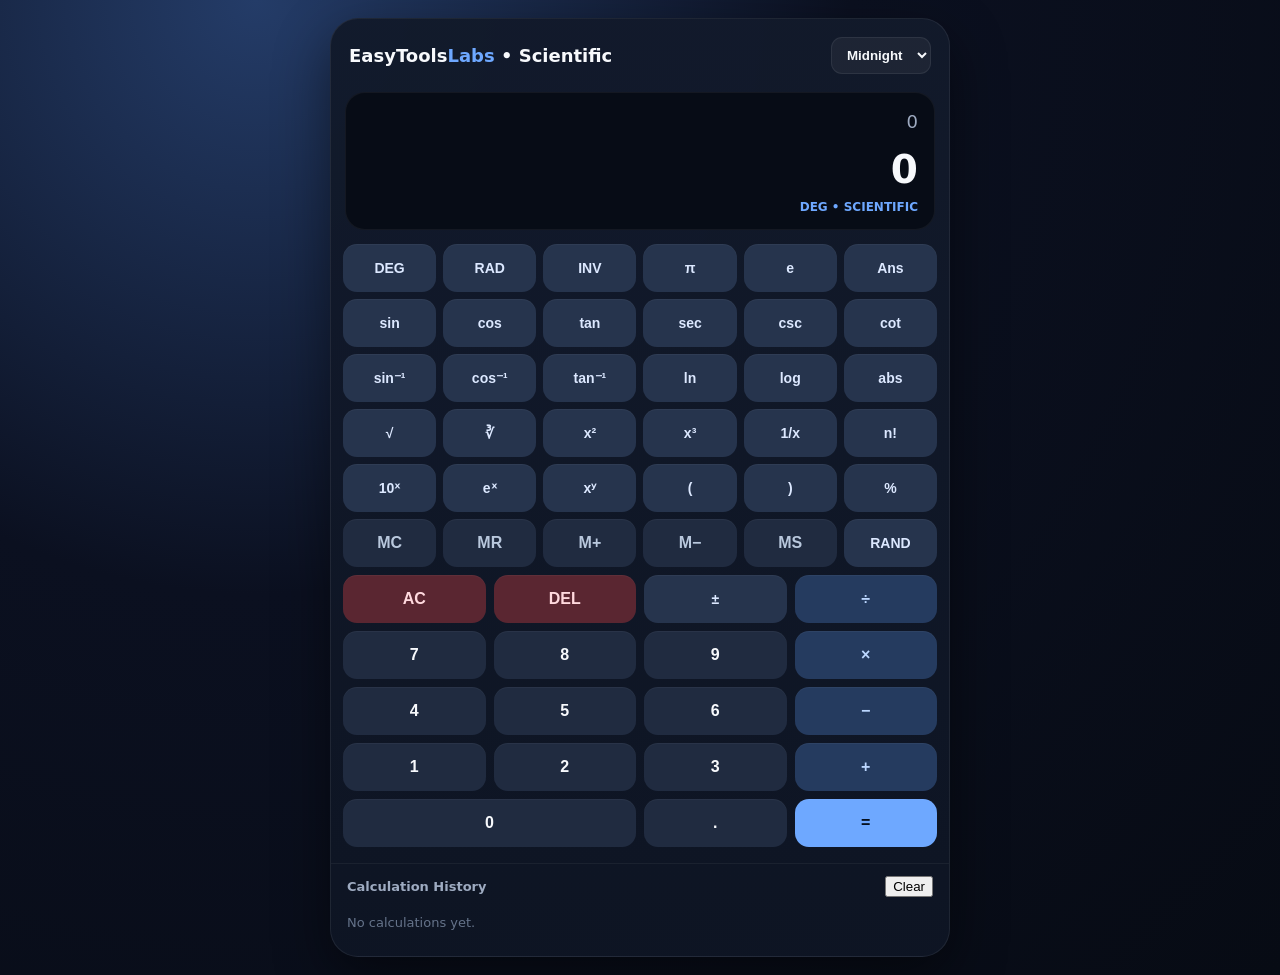
<file: calculator.html>
<!DOCTYPE html>
<html lang="en">
<head>
<meta charset="UTF-8">
<meta name="viewport" content="width=device-width,initial-scale=1,viewport-fit=cover">
<title>EasyToolsLabs — Scientific Calculator</title>
<style>
:root{--bg:#0b1020;--panel:#111827;--panel2:#172033;--key:#202b40;--key2:#26344d;--text:#f7f9fc;--muted:#9eabc1;--accent:#6ea8ff;--danger:#ff6b7a;--shadow:0 20px 55px #0007}
*{box-sizing:border-box}body{margin:0;min-height:100vh;background:radial-gradient(circle at 20% 0%,#243c68 0,#0b1020 42%,#070b14 100%);font-family:Inter,system-ui,-apple-system,Segoe UI,Roboto,sans-serif;color:var(--text);display:flex;justify-content:center;padding:18px}
.app{width:min(100%,620px);background:linear-gradient(180deg,#121a2bfa,#0e1524fa);border:1px solid #ffffff12;border-radius:28px;box-shadow:var(--shadow);overflow:hidden}
.top{padding:18px 18px 10px;display:flex;align-items:center;justify-content:space-between;gap:12px}.brand{font-weight:800;font-size:18px}.brand span{color:var(--accent)}.tools{display:flex;gap:7px}.tools button,.select{background:#ffffff0d;border:1px solid #ffffff12;color:var(--text);border-radius:11px;padding:9px 11px;font-weight:700}
.display{margin:8px 14px 14px;padding:18px 16px 15px;background:#070c16;border-radius:20px;border:1px solid #ffffff0d;text-align:right;min-height:130px}.expr{min-height:28px;color:var(--muted);font-size:18px;overflow:auto;white-space:nowrap}.result{font-size:39px;font-weight:750;margin-top:8px;overflow:auto;white-space:nowrap}.mode{font-size:12px;color:var(--accent);margin-top:8px;font-weight:800}
.scientific{padding:0 12px 8px;display:grid;grid-template-columns:repeat(6,1fr);gap:7px}.basic{padding:0 12px 16px;display:grid;grid-template-columns:repeat(4,1fr);gap:8px}
button.key{border:0;color:var(--text);background:var(--key);min-height:48px;border-radius:14px;font-size:16px;font-weight:700;cursor:pointer;transition:.12s transform,.12s filter;box-shadow:inset 0 1px #ffffff0a}
button.key:hover{filter:brightness(1.15)}button.key:active{transform:scale(.96)}.fn{background:var(--key2)!important;color:#dce8ff!important;font-size:14px!important}.op{background:#253b5f!important;color:#bcd7ff!important}.eq{background:var(--accent)!important;color:#06101f!important}.danger{background:#5a2631!important;color:#ffd9de!important}.memory{color:#b9c8dd!important}
.wide{grid-column:span 2}.history{border-top:1px solid #ffffff0d;padding:12px 16px 16px}.historyHead{display:flex;justify-content:space-between;align-items:center;color:var(--muted);font-size:13px;font-weight:800}.historyList{margin-top:8px;max-height:130px;overflow:auto}.item{padding:8px 10px;border-radius:10px;background:#ffffff07;margin-bottom:5px;cursor:pointer}.item small{display:block;color:var(--muted)}.empty{color:#65738a;font-size:13px;padding:10px 0}
@media(max-width:480px){body{padding:8px}.app{border-radius:22px}.scientific{grid-template-columns:repeat(6,1fr);gap:5px;padding-left:8px;padding-right:8px}.basic{gap:6px;padding-left:8px;padding-right:8px}.scientific button.key{min-height:43px;font-size:13px}.basic button.key{min-height:52px;font-size:17px}.display{margin-left:8px;margin-right:8px}.result{font-size:33px}}
</style>
</head>
<body>
<div class="app">
  <div class="top">
    <div class="brand">EasyTools<span>Labs</span> • Scientific</div>
    <div class="tools">
      <select id="theme" class="select" aria-label="Theme">
        <option value="midnight">Midnight</option><option value="ocean">Ocean</option><option value="purple">Purple</option>
        <option value="emerald">Emerald</option><option value="rose">Rose</option><option value="sunset">Sunset</option><option value="light">Light</option>
      </select>
    </div>
  </div>

  <div class="display">
    <div id="expr" class="expr">0</div>
    <div id="result" class="result">0</div>
    <div id="mode" class="mode">DEG • BASIC + SCIENTIFIC</div>
  </div>

  <div class="scientific">
    <button class="key fn" data-act="deg">DEG</button><button class="key fn" data-act="rad">RAD</button>
    <button class="key fn" data-act="inv">INV</button><button class="key fn" data-insert="π">π</button>
    <button class="key fn" data-insert="e">e</button><button class="key fn" data-act="ans">Ans</button>

    <button class="key fn" data-fn="sin">sin</button><button class="key fn" data-fn="cos">cos</button>
    <button class="key fn" data-fn="tan">tan</button><button class="key fn" data-fn="sec">sec</button>
    <button class="key fn" data-fn="csc">csc</button><button class="key fn" data-fn="cot">cot</button>

    <button class="key fn" data-fn="asin">sin⁻¹</button><button class="key fn" data-fn="acos">cos⁻¹</button>
    <button class="key fn" data-fn="atan">tan⁻¹</button><button class="key fn" data-fn="ln">ln</button>
    <button class="key fn" data-fn="log">log</button><button class="key fn" data-fn="abs">abs</button>

    <button class="key fn" data-fn="sqrt">√</button><button class="key fn" data-fn="cbrt">∛</button>
    <button class="key fn" data-fn="square">x²</button><button class="key fn" data-fn="cube">x³</button>
    <button class="key fn" data-fn="recip">1/x</button><button class="key fn" data-fn="fact">n!</button>

    <button class="key fn" data-fn="pow10">10ˣ</button><button class="key fn" data-fn="exp">eˣ</button>
    <button class="key fn" data-fn="pow">xʸ</button><button class="key fn" data-insert="(">(</button>
    <button class="key fn" data-insert=")">)</button><button class="key fn" data-act="percent">%</button>

    <button class="key memory" data-act="mc">MC</button><button class="key memory" data-act="mr">MR</button>
    <button class="key memory" data-act="mplus">M+</button><button class="key memory" data-act="mminus">M−</button>
    <button class="key memory" data-act="ms">MS</button><button class="key fn" data-act="random">RAND</button>
  </div>

  <div class="basic">
    <button class="key danger" data-act="clear">AC</button><button class="key danger" data-act="del">DEL</button>
    <button class="key fn" data-act="sign">±</button><button class="key op" data-insert="/">÷</button>

    <button class="key" data-insert="7">7</button><button class="key" data-insert="8">8</button><button class="key" data-insert="9">9</button><button class="key op" data-insert="*">×</button>
    <button class="key" data-insert="4">4</button><button class="key" data-insert="5">5</button><button class="key" data-insert="6">6</button><button class="key op" data-insert="-">−</button>
    <button class="key" data-insert="1">1</button><button class="key" data-insert="2">2</button><button class="key" data-insert="3">3</button><button class="key op" data-insert="+">+</button>
    <button class="key wide" data-insert="0">0</button><button class="key" data-insert=".">.</button><button class="key eq" data-act="equals">=</button>
  </div>

  <div class="history">
    <div class="historyHead"><span>Calculation History</span><button class="tools button" id="clearHistory">Clear</button></div>
    <div id="historyList" class="historyList"><div class="empty">No calculations yet.</div></div>
  </div>
</div>

<script>
const $=s=>document.querySelector(s), exprEl=$('#expr'), resultEl=$('#result'), modeEl=$('#mode');
let expr='', angle='DEG', inverse=false, ans=0, memory=0, justEvaluated=false;
const history=[];

const themes={
midnight:['#0b1020','#111827','#202b40','#6ea8ff'],ocean:['#061c2a','#0b2b3a','#16465a','#45c7ff'],
purple:['#180d2b','#241440','#3a2360','#b784ff'],emerald:['#071f18','#0d3026','#17483a','#54e3ae'],
rose:['#260d18','#351522','#542235','#ff86a8'],sunset:['#261309','#3a1e0d','#5b3014','#ffad5c'],
light:['#e9eef7','#ffffff','#e7ebf3','#3b70e8']};
$('#theme').onchange=e=>{let t=themes[e.target.value],r=document.documentElement.style;r.setProperty('--bg',t[0]);r.setProperty('--panel',t[1]);r.setProperty('--key',t[2]);r.setProperty('--accent',t[3]);document.body.style.background=`radial-gradient(circle at 20% 0%,${t[3]}55 0,#${e.target.value==='light'?'e9eef7':'0b1020'} 55%)`;};

function refresh(){
 exprEl.textContent=expr||'0'; resultEl.textContent=justEvaluated?format(ans):'0';
 modeEl.textContent=`${angle} • ${inverse?'INV • ':''}SCIENTIFIC`;
}
function format(x){if(typeof x!=='number'||!isFinite(x))return 'Error';if(Math.abs(x)<1e-12)x=0;return Number(x.toPrecision(12)).toString();}
function toRad(x){return angle==='DEG'?x*Math.PI/180:x}
function fromRad(x){return angle==='DEG'?x*180/Math.PI:x}
function factorial(n){if(!Number.isInteger(n)||n<0||n>170)throw Error();let r=1;for(let i=2;i<=n;i++)r*=i;return r}

function transform(s){
 s=s.replace(/π/g,'Math.PI').replace(/\be\b/g,'Math.E').replace(/Ans/g,'ANS');
 s=s.replace(/(\d+(?:\.\d+)?)%/g,'($1/100)');
 s=s.replace(/(\d+(?:\.\d+)?)\^/g,'$1**');
 s=s.replace(/(\d+(?:\.\d+)?)!/g,'fact($1)');
 s=s.replace(/√\(/g,'sqrt(').replace(/∛\(/g,'cbrt(');
 return s;
}
function evaluate(s){
 let js=transform(s);
 const f={
  ANS:ans,fact,
  sqrt:Math.sqrt,cbrt:Math.cbrt,abs:Math.abs,
  ln:Math.log,log:Math.log10,
  pow10:x=>10**x,exp:Math.exp,
  sin:x=>Math.sin(toRad(x)),cos:x=>Math.cos(toRad(x)),tan:x=>Math.tan(toRad(x)),
  sec:x=>1/Math.cos(toRad(x)),csc:x=>1/Math.sin(toRad(x)),cot:x=>1/Math.tan(toRad(x)),
  asin:x=>fromRad(Math.asin(x)),acos:x=>fromRad(Math.acos(x)),atan:x=>fromRad(Math.atan(x))
 };
 if(!/^[0-9+\-*/%().,\sA-Za-z_]*$/.test(js))throw Error();
 return Function(...Object.keys(f),'"use strict";return ('+js+');')(...Object.values(f));
}
function calculate(){
 if(!expr)return 0;
 try{return evaluate(expr)}catch{return NaN}
}
function addHistory(e,v){
 history.unshift({e,v});if(history.length>30)history.pop();
 $('#historyList').innerHTML=history.length?history.map((h,i)=>`<div class="item" data-i="${i}"><small>${escapeHtml(h.e)}</small><b>${format(h.v)}</b></div>`).join(''):'<div class="empty">No calculations yet.</div>';
}
function escapeHtml(s){return s.replace(/[&<>"']/g,c=>({'&':'&amp;','<':'&lt;','>':'&gt;','"':'&quot;',"'":'&#39;'}[c]))}
function insert(v){
 if(justEvaluated && /^[0-9.πe(]/.test(v))expr='';
 justEvaluated=false;expr+=v;refresh();
}
function unary(type){
 let v=calculate(); if(!isFinite(v))return;
 let out;
 try{
  if(type==='sin')out=inverse?fromRad(Math.asin(v)):Math.sin(toRad(v));
  if(type==='cos')out=inverse?fromRad(Math.acos(v)):Math.cos(toRad(v));
  if(type==='tan')out=inverse?fromRad(Math.atan(v)):Math.tan(toRad(v));
  if(type==='asin')out=fromRad(Math.asin(v)); if(type==='acos')out=fromRad(Math.acos(v)); if(type==='atan')out=fromRad(Math.atan(v));
  if(type==='sec')out=1/Math.cos(toRad(v)); if(type==='csc')out=1/Math.sin(toRad(v)); if(type==='cot')out=1/Math.tan(toRad(v));
  if(type==='ln')out=Math.log(v); if(type==='log')out=Math.log10(v); if(type==='abs')out=Math.abs(v);
  if(type==='sqrt')out=Math.sqrt(v);if(type==='cbrt')out=Math.cbrt(v);if(type==='square')out=v*v;if(type==='cube')out=v*v*v;
  if(type==='recip')out=1/v;if(type==='fact')out=factorial(v);if(type==='pow10')out=10**v;if(type==='exp')out=Math.exp(v);
  if(type==='random')out=Math.random();
 }catch{out=NaN}
 if(!isFinite(out)){resultEl.textContent='Error';return}
 expr=format(out);ans=out;justEvaluated=true;resultEl.textContent=format(out);exprEl.textContent=format(out);addHistory(type+'('+format(v)+')',out);
}
document.querySelectorAll('[data-insert]').forEach(b=>b.onclick=()=>insert(b.dataset.insert));
document.querySelectorAll('[data-fn]').forEach(b=>b.onclick=()=>unary(b.dataset.fn));
document.querySelectorAll('[data-act]').forEach(b=>b.onclick=()=>{
 const a=b.dataset.act;
 if(a==='clear'){expr='';justEvaluated=false;resultEl.textContent='0'}
 else if(a==='del'){expr=expr.slice(0,-1);justEvaluated=false}
 else if(a==='equals'){let v=calculate();if(isFinite(v)){addHistory(expr,v);ans=v;expr=format(v);resultEl.textContent=format(v);justEvaluated=true}else resultEl.textContent='Error'}
 else if(a==='deg'||a==='rad'){angle=a.toUpperCase();refresh()}
 else if(a==='inv'){inverse=!inverse;refresh()}
 else if(a==='ans')insert('Ans')
 else if(a==='sign'){let v=calculate();if(isFinite(v)){ans=-v;expr=format(ans);justEvaluated=true;refresh()}}
 else if(a==='percent'){expr+='%';justEvaluated=false;refresh()}
 else if(a==='mc')memory=0
 else if(a==='mr')insert(format(memory))
 else if(a==='ms'){let v=calculate();if(isFinite(v))memory=v}
 else if(a==='mplus'){let v=calculate();if(isFinite(v))memory+=v}
 else if(a==='mminus'){let v=calculate();if(isFinite(v))memory-=v}
 else if(a==='random')unary('random');
});
$('#clearHistory').onclick=()=>{$('#historyList').innerHTML='<div class="empty">No calculations yet.</div>';history.length=0};
$('#historyList').onclick=e=>{let item=e.target.closest('.item');if(!item)return;expr=history[+item.dataset.i].e;justEvaluated=false;refresh()};
document.addEventListener('keydown',e=>{
 if(/[0-9.+\-*/%()]/.test(e.key)){insert(e.key);return}
 if(e.key==='Enter'||e.key==='='){e.preventDefault();document.querySelector('[data-act="equals"]').click();return}
 if(e.key==='Backspace'){document.querySelector('[data-act="del"]').click();return}
 if(e.key==='Escape'){document.querySelector('[data-act="clear"]').click();return}
});
refresh();
</script>
</body>
</html>
</file>
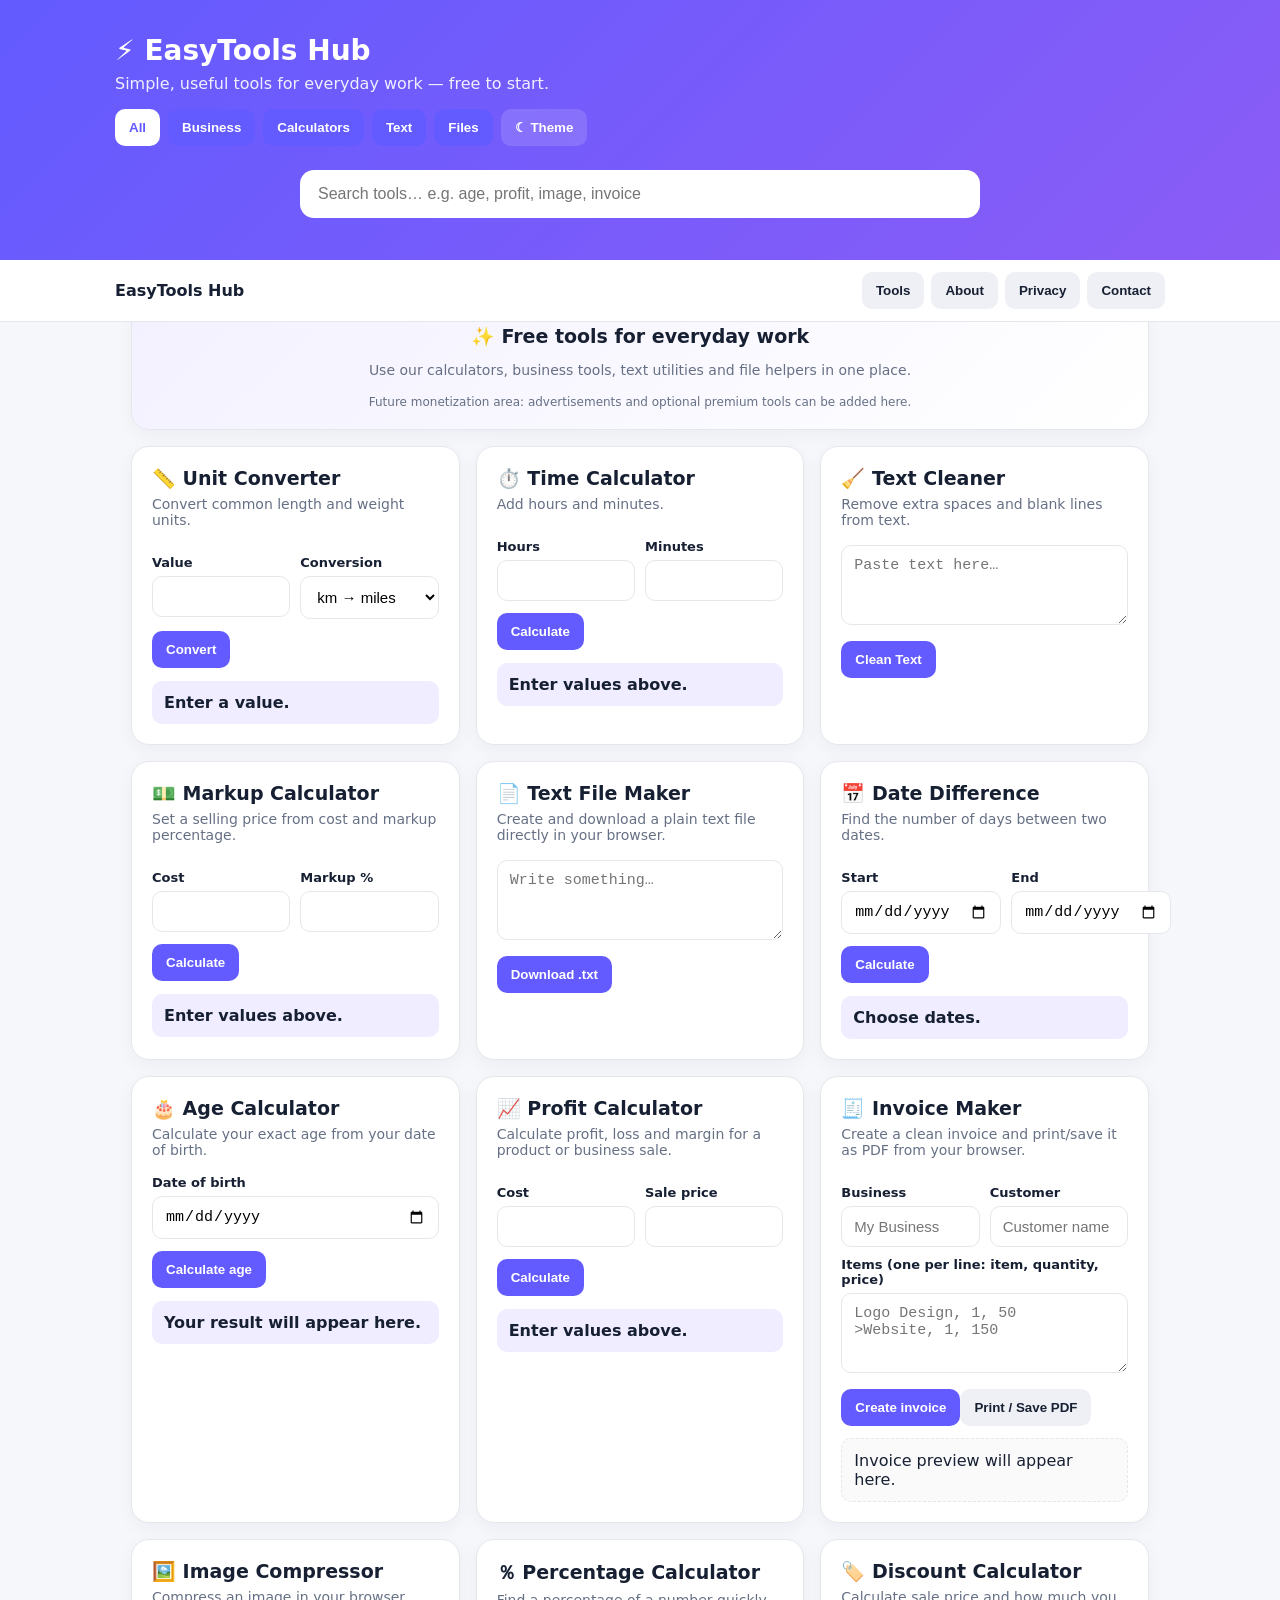
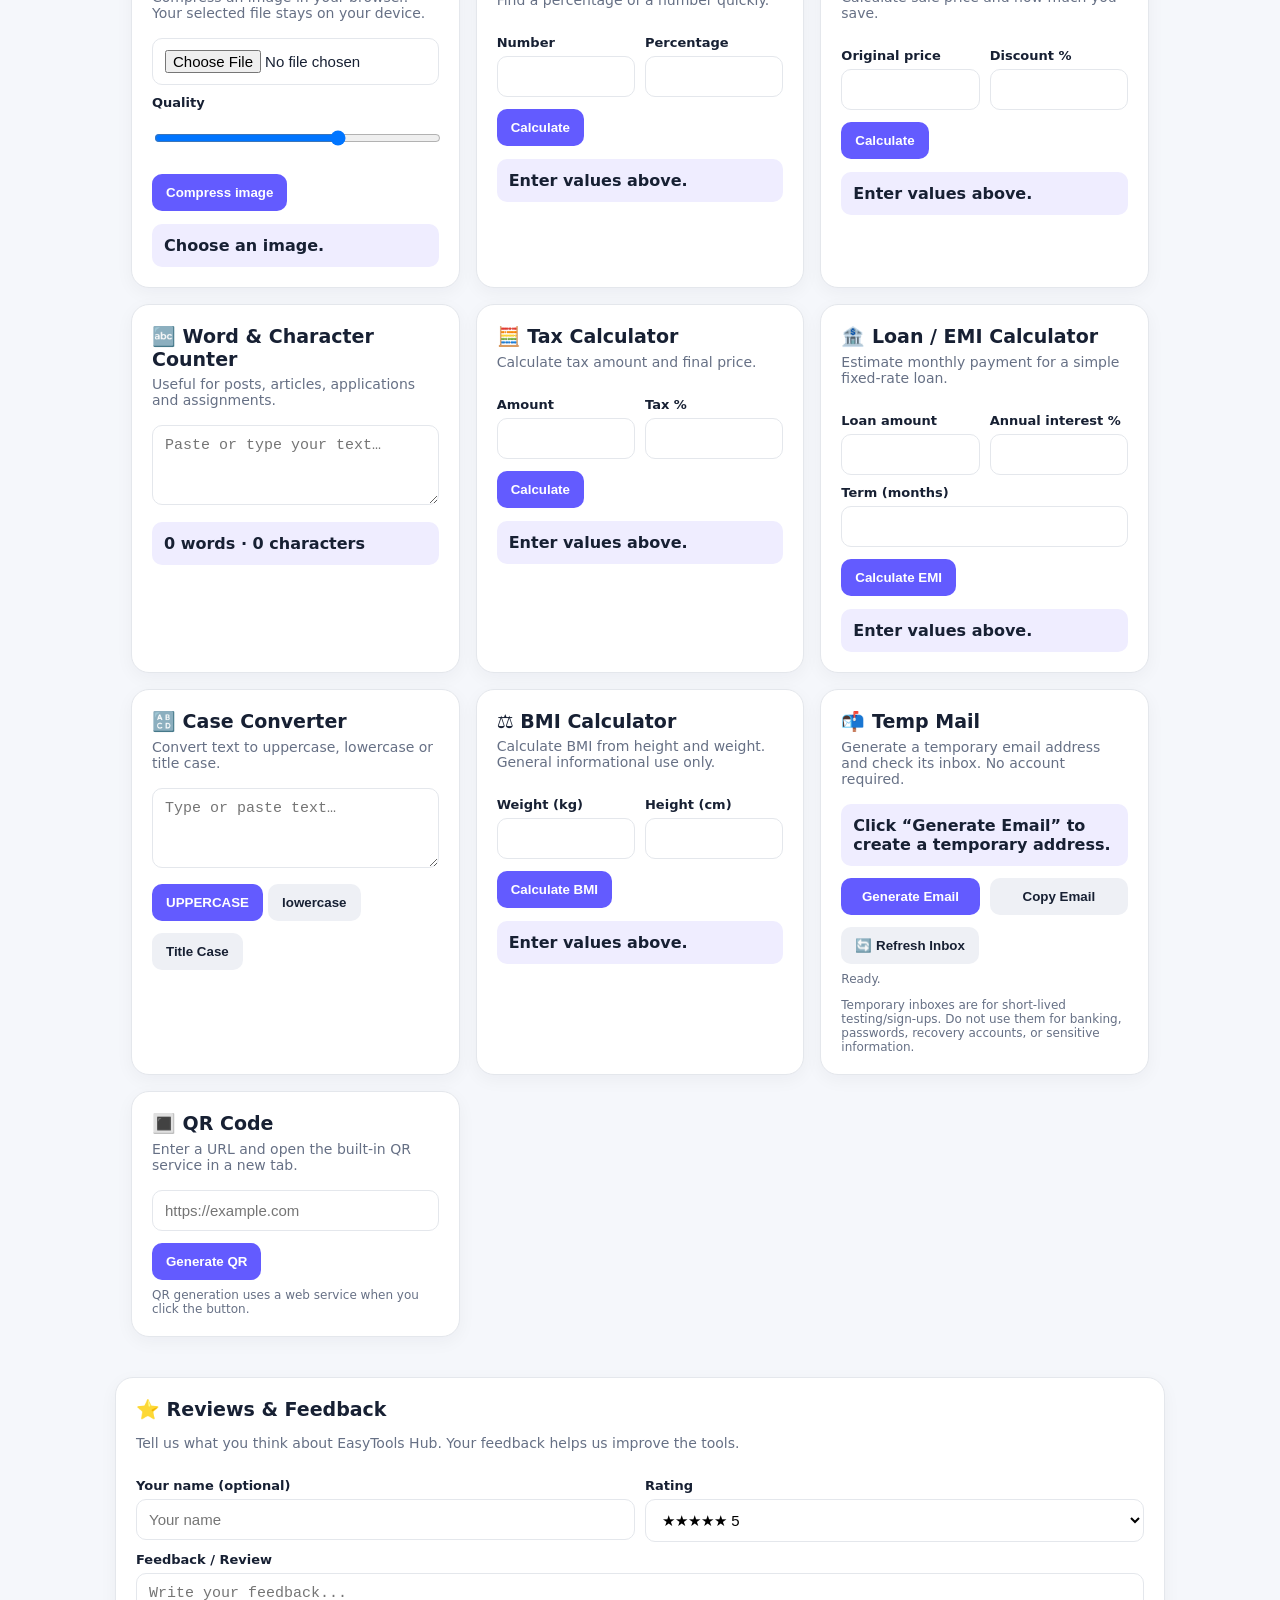
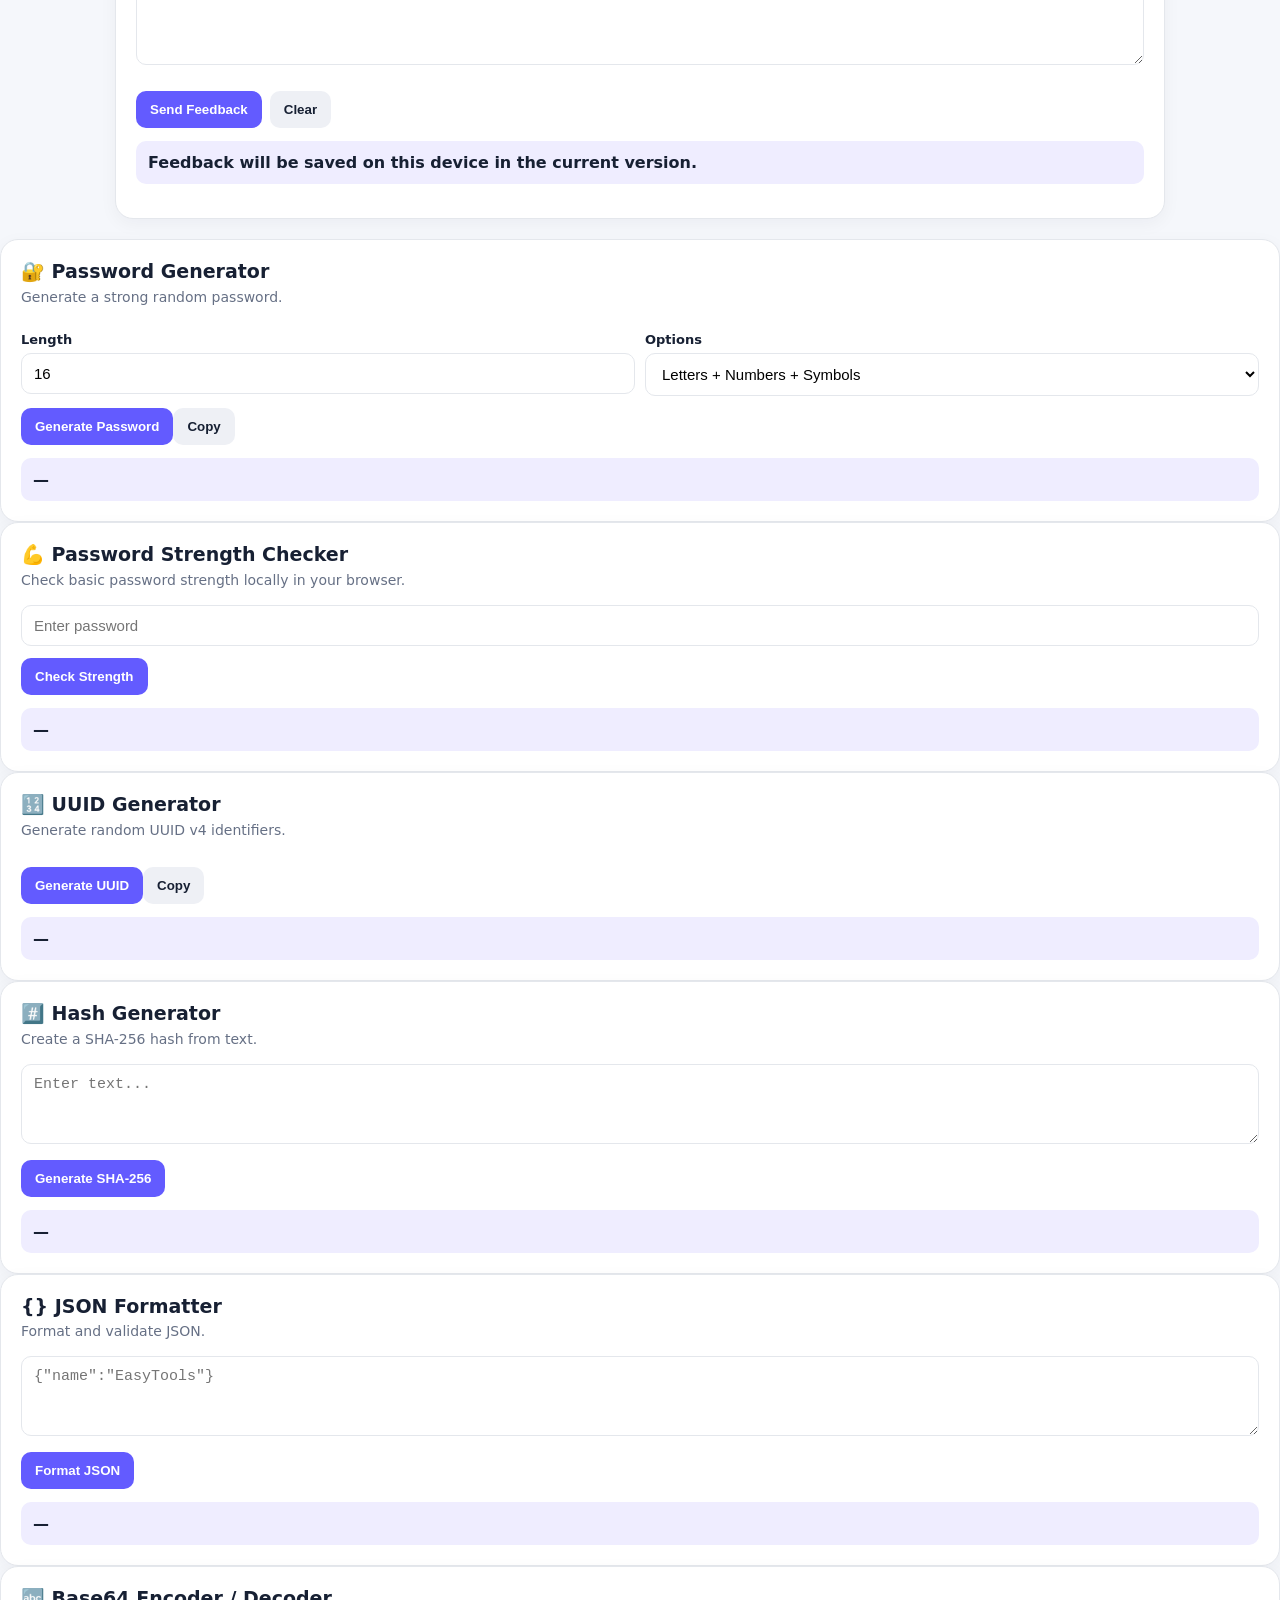
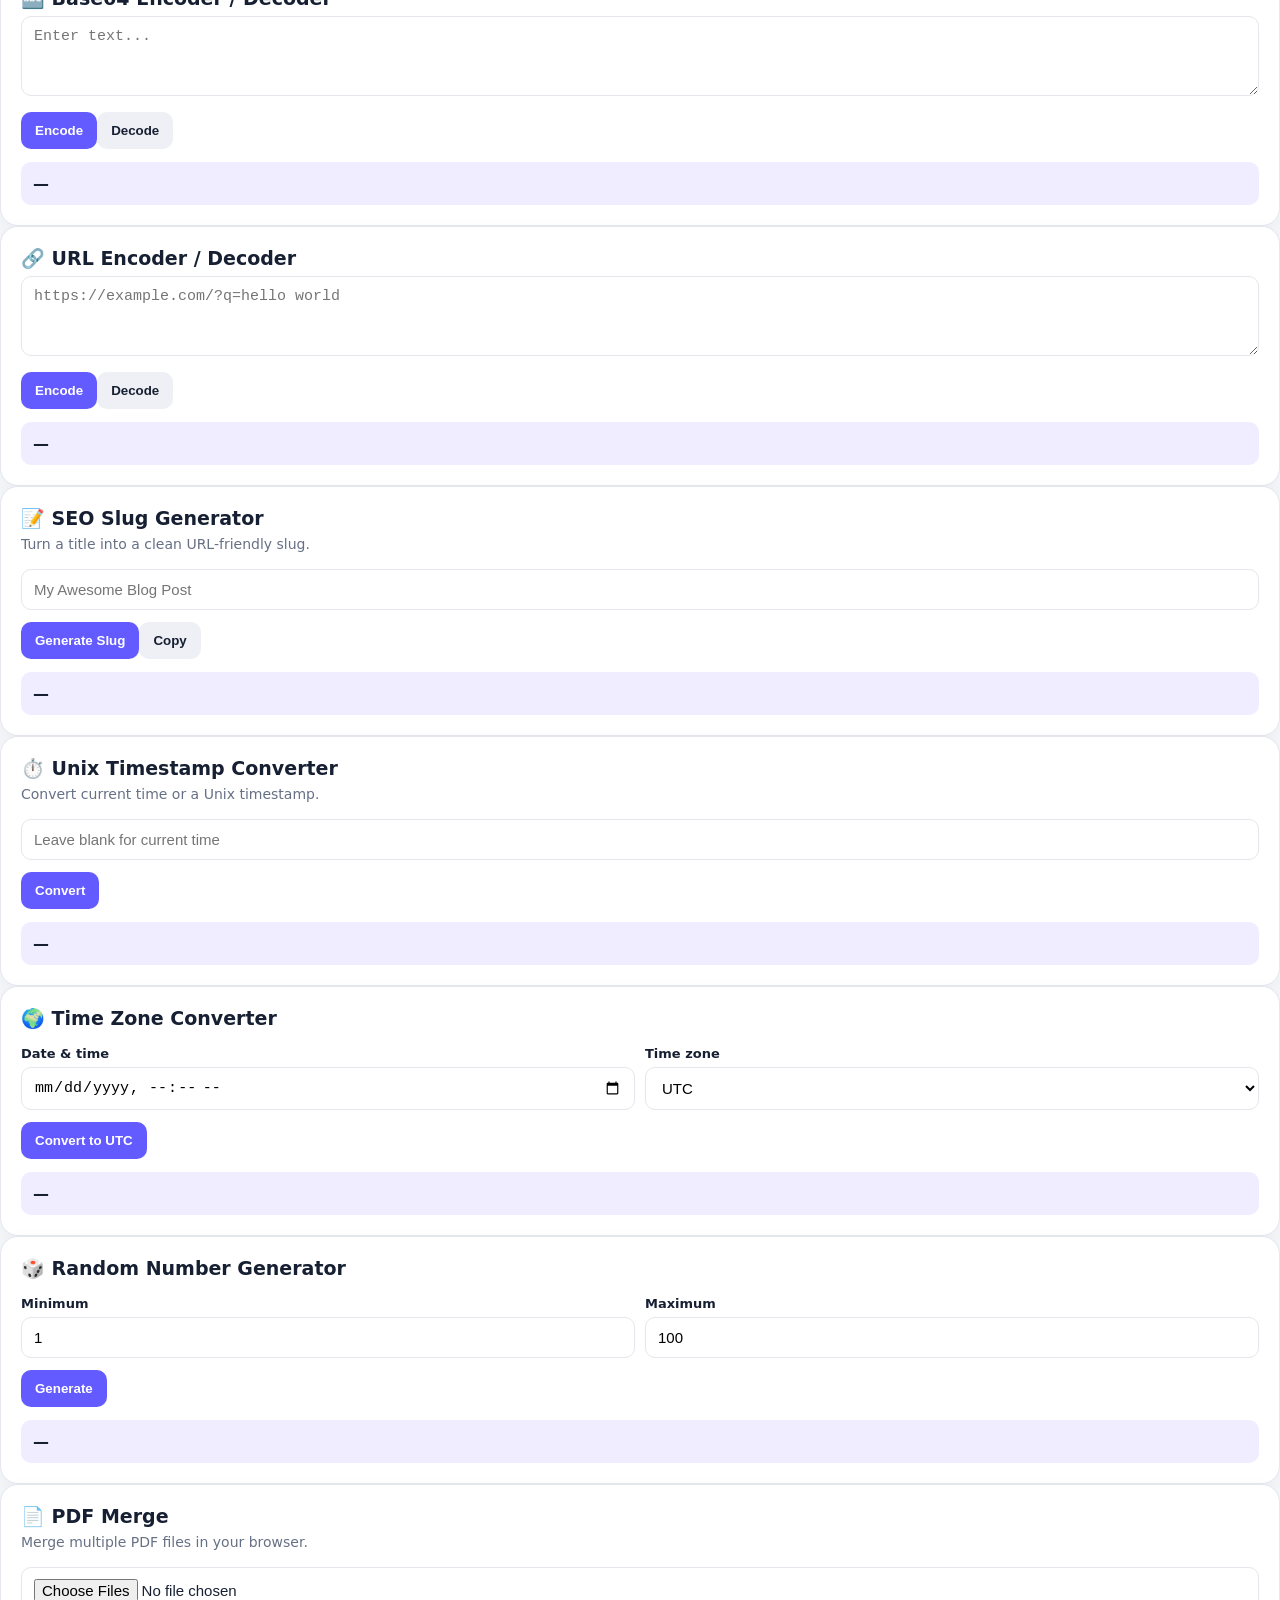
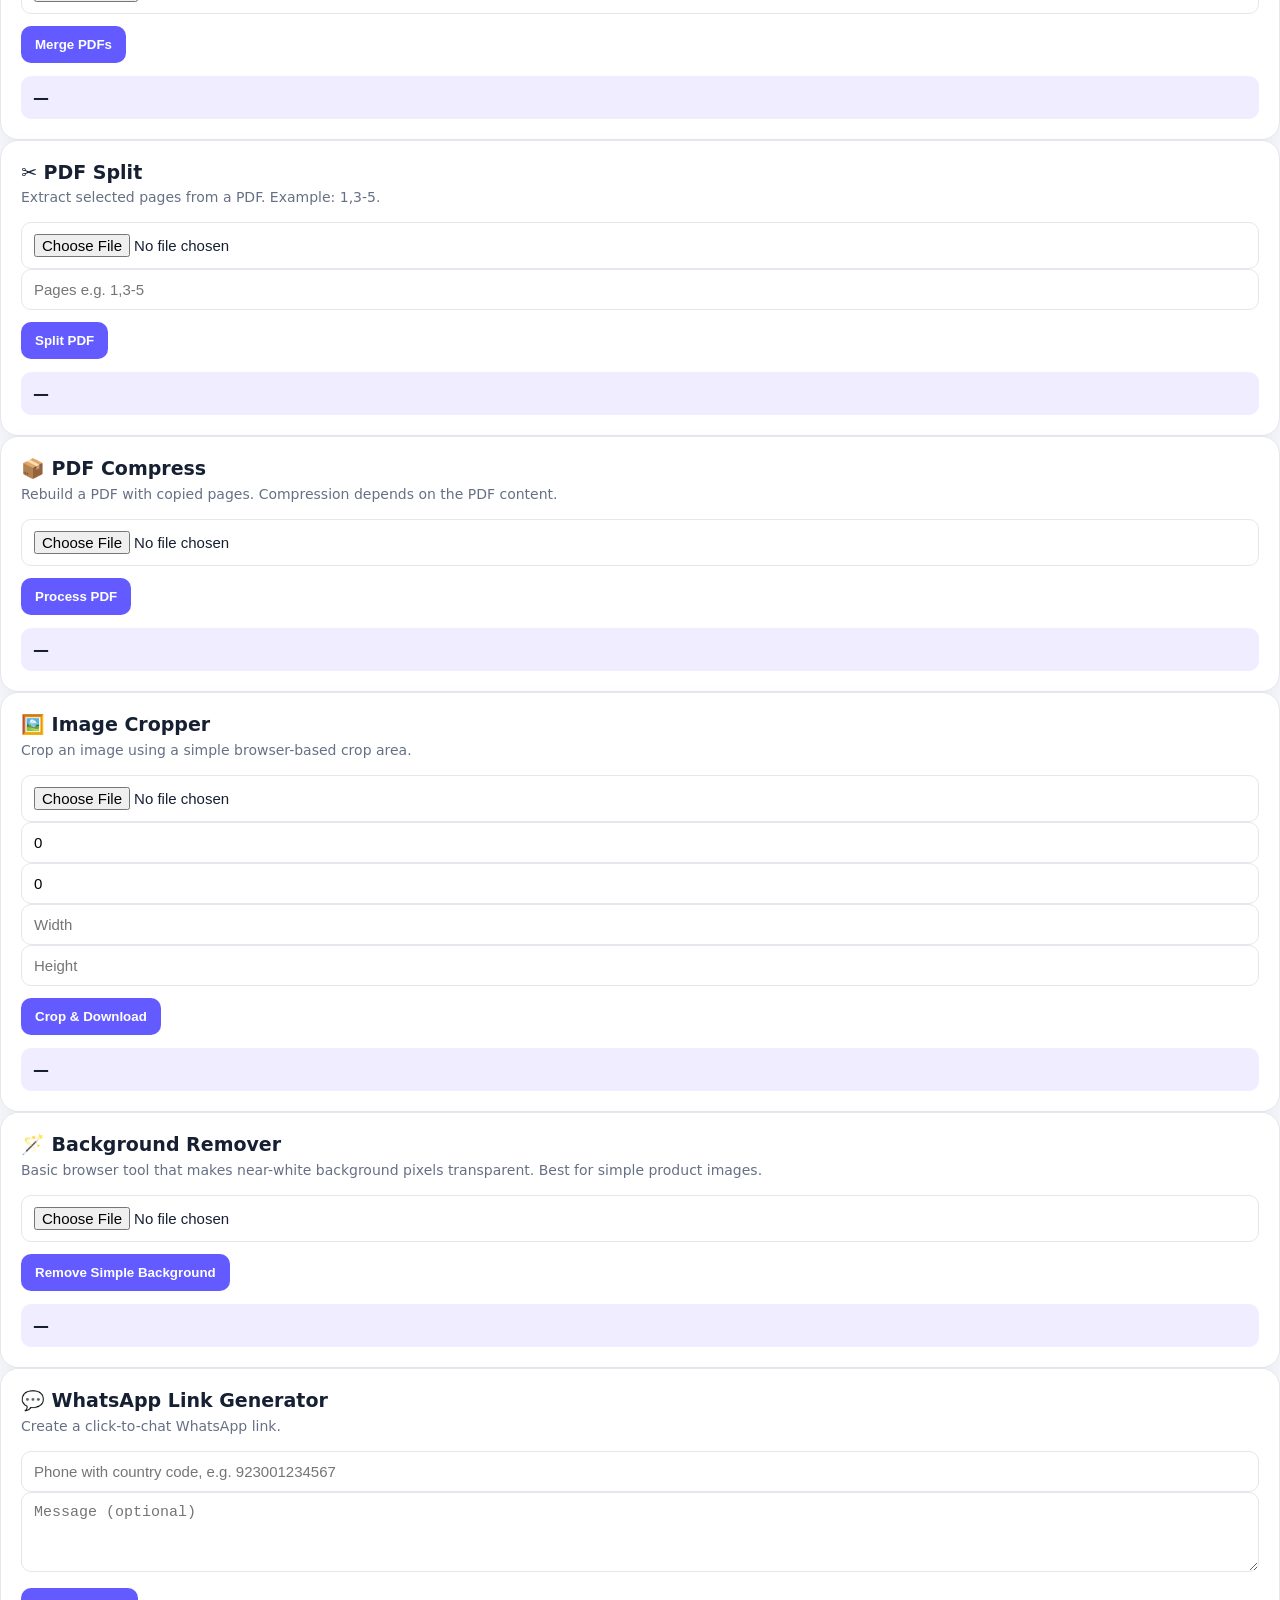
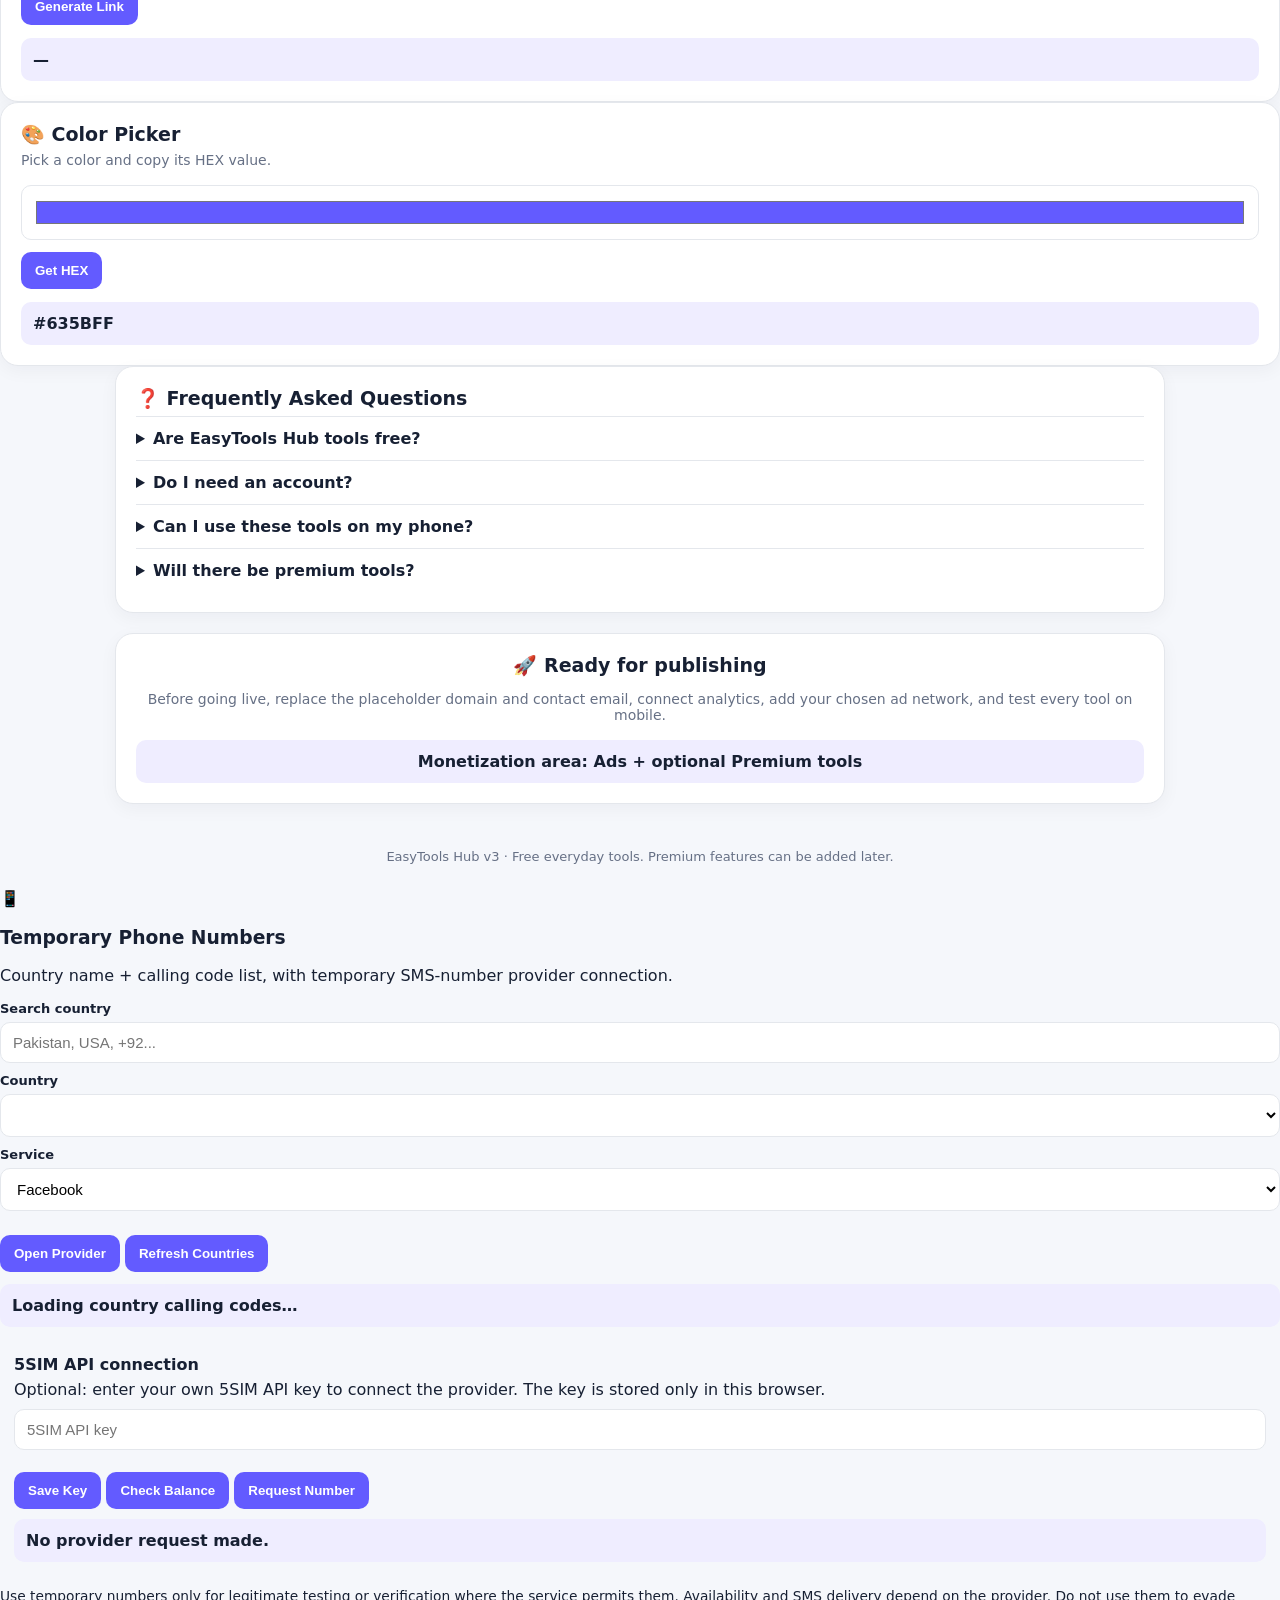
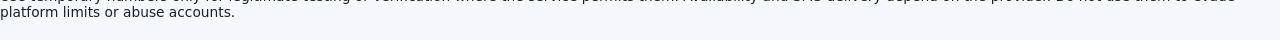
<file: EasyToolsHub_FINAL.html>
<!doctype html>
<html lang="en">
<head>
<meta charset="utf-8">
<meta name="viewport" content="width=device-width,initial-scale=1">
<title>EasyTools Hub — Free Online Tools & Calculators</title>
<link rel="canonical" href="https://example.com/">
<meta property="og:title" content="EasyTools Hub — Free Online Tools">
<meta property="og:description" content="Fast, simple online calculators, business tools, text utilities and file tools.">
<meta property="og:type" content="website">
<meta name="description" content="Free online calculators, business tools, text utilities, image tools and everyday productivity tools. Fast and simple to use.">
<meta name="keywords" content="free online tools, calculator, invoice maker, profit calculator, percentage calculator, image compressor, text tools">
<meta name="robots" content="index,follow">
<style>
:root{--bg:#f5f7fb;--card:#fff;--text:#172033;--muted:#667085;--line:#e4e7ec;--primary:#635bff;--soft:#efedff;--good:#087443}
*{box-sizing:border-box}body{margin:0;background:var(--bg);font-family:Inter,system-ui,Arial,sans-serif;color:var(--text)}
header{background:linear-gradient(135deg,#635bff,#8b5cf6);color:#fff;padding:34px 18px 42px}
.wrap{max-width:1050px;margin:auto}.brand{font-size:28px;font-weight:800}.tag{opacity:.9;margin-top:7px}
.search{margin:24px auto 0;max-width:680px}.search input{width:100%;padding:15px 18px;border:0;border-radius:14px;font-size:16px;outline:0}
main{max-width:1050px;margin:-18px auto 40px;padding:0 16px}.grid{display:grid;grid-template-columns:repeat(auto-fit,minmax(280px,1fr));gap:16px}
.card{background:var(--card);border:1px solid var(--line);border-radius:18px;padding:20px;box-shadow:0 5px 18px #1720330b}
.card h2{font-size:19px;margin:0 0 6px}.desc{color:var(--muted);font-size:14px;margin-bottom:17px}
label{display:block;font-size:13px;font-weight:700;margin:10px 0 6px}input,textarea,select{width:100%;padding:11px 12px;border:1px solid var(--line);border-radius:10px;font-size:15px;background:#fff}textarea{min-height:80px;resize:vertical}
.row{display:grid;grid-template-columns:1fr 1fr;gap:10px}.btn{margin-top:12px;border:0;border-radius:10px;padding:11px 14px;background:var(--primary);color:#fff;font-weight:750;cursor:pointer}.btn.alt{background:#eef0f5;color:var(--text)}.result{margin-top:13px;padding:12px;border-radius:10px;background:var(--soft);font-weight:750}
.tool.hidden{display:none}.dark{--bg:#10131a;--card:#181c25;--text:#f4f5f7;--muted:#a7afbf;--line:#303746}.dark input,.dark textarea,.dark select{background:#11151d;color:#fff}.tip{font-size:12px;color:var(--muted);margin-top:8px}footer{text-align:center;color:var(--muted);padding:25px;font-size:13px}
.invoice-output{white-space:pre-wrap;background:#fafafa;border:1px dashed var(--line);padding:12px;border-radius:10px;margin-top:12px}
canvas{max-width:100%;border:1px solid var(--line);border-radius:10px;margin-top:12px}
@media(max-width:560px){.row{grid-template-columns:1fr}.brand{font-size:24px}}
details{border-top:1px solid var(--line);padding:12px 0}summary{cursor:pointer;font-weight:700}details p{color:var(--muted)}
</style>
</head>
<body>
<header><div class="wrap">
<div class="brand">⚡ EasyTools Hub</div>
<div class="tag">Simple, useful tools for everyday work — free to start.</div>
<div style="margin-top:16px;display:flex;gap:8px;flex-wrap:wrap">
<button class="btn" style="margin:0;background:#fff;color:#635bff" onclick="filterCat('all')">All</button>
<button class="btn" style="margin:0" onclick="filterCat('business')">Business</button>
<button class="btn" style="margin:0" onclick="filterCat('calculators')">Calculators</button>
<button class="btn" style="margin:0" onclick="filterCat('text')">Text</button>
<button class="btn" style="margin:0" onclick="filterCat('files')">Files</button>
<button class="btn" style="margin:0;background:#ffffff22" onclick="document.body.classList.toggle('dark')">☾ Theme</button>
</div>
<div class="search"><input id="search" placeholder="Search tools… e.g. age, profit, image, invoice"></div>
</div></header>

<nav style="background:#fff;border-bottom:1px solid #e4e7ec;padding:12px 16px;position:sticky;top:0;z-index:5">
<div class="wrap" style="display:flex;gap:10px;align-items:center;justify-content:space-between">
<div style="font-weight:800">EasyTools Hub</div>
<div style="display:flex;gap:7px;flex-wrap:wrap">
<button class="btn alt" style="margin:0" onclick="showPage('home')">Tools</button>
<button class="btn alt" style="margin:0" onclick="showPage('about')">About</button>
<button class="btn alt" style="margin:0" onclick="showPage('privacy')">Privacy</button>
<button class="btn alt" style="margin:0" onclick="showPage('contact')">Contact</button>
</div></div></nav>
<div id="pageInfo" style="display:none;max-width:900px;margin:25px auto;padding:0 18px">
<section id="aboutPage" class="card" style="display:none"><h2>About EasyTools Hub</h2><p>EasyTools Hub is designed to provide simple browser-based tools for everyday tasks, business calculations, writing and file utilities.</p><p>Our goal is to keep common tasks fast, simple and accessible.</p></section>
<section id="privacyPage" class="card" style="display:none"><h2>Privacy</h2><p>Many tools process information directly in your browser. Do not enter sensitive or confidential information into any tool unless you understand how it is processed.</p><p>This starter version does not include user accounts or payment processing.</p></section>
<section id="contactPage" class="card" style="display:none"><h2>Contact</h2><p>For feedback, partnerships or tool requests, add your business email here before publishing the site.</p><div class="result">Email: your-email@example.com</div></section>
</div>
<main id="homePage">
<section class="card" style="margin-bottom:16px;text-align:center;background:linear-gradient(135deg,#f3f1ff,#fff)">
<h2>✨ Free tools for everyday work</h2>
<p class="desc">Use our calculators, business tools, text utilities and file helpers in one place.</p>
<div class="tip">Future monetization area: advertisements and optional premium tools can be added here.</div>
</section>
<div class="grid" id="tools">
<section class="card tool" data-cat="calculators" data-name="unit converter length km miles kg lb">
<h2>📏 Unit Converter</h2><div class="desc">Convert common length and weight units.</div>
<div class="row"><div><label>Value</label><input id="unitVal" type="number"></div>
<div><label>Conversion</label><select id="unitType"><option value="kmmi">km → miles</option><option value="mikm">miles → km</option><option value="kglb">kg → lb</option><option value="lbkg">lb → kg</option></select></div></div>
<button class="btn" onclick="unitCalc()">Convert</button><div id="unitResult" class="result">Enter a value.</div></section>

<section class="card tool" data-cat="calculators" data-name="time calculator">
<h2>⏱️ Time Calculator</h2><div class="desc">Add hours and minutes.</div>
<div class="row"><div><label>Hours</label><input id="hrs" type="number"></div><div><label>Minutes</label><input id="mins" type="number"></div></div>
<button class="btn" onclick="timeCalc()">Calculate</button><div id="timeResult" class="result">Enter values above.</div></section>

<section class="card tool" data-cat="text" data-name="remove spaces text cleaner">
<h2>🧹 Text Cleaner</h2><div class="desc">Remove extra spaces and blank lines from text.</div>
<textarea id="cleanText" placeholder="Paste text here…"></textarea>
<button class="btn" onclick="cleanTextDo()">Clean Text</button></section>

<section class="card tool" data-cat="business" data-name="markup calculator pricing">
<h2>💵 Markup Calculator</h2><div class="desc">Set a selling price from cost and markup percentage.</div>
<div class="row"><div><label>Cost</label><input id="markCost" type="number"></div><div><label>Markup %</label><input id="markPct" type="number"></div></div>
<button class="btn" onclick="markupCalc()">Calculate</button><div id="markResult" class="result">Enter values above.</div></section>

<section class="card tool" data-cat="files" data-name="text download">
<h2>📄 Text File Maker</h2><div class="desc">Create and download a plain text file directly in your browser.</div>
<textarea id="fileText" placeholder="Write something…"></textarea>
<button class="btn" onclick="downloadText()">Download .txt</button></section>

<section class="card tool" data-cat="calculators" data-name="date difference calculator">
<h2>📅 Date Difference</h2><div class="desc">Find the number of days between two dates.</div>
<div class="row"><div><label>Start</label><input id="dateA" type="date"></div><div><label>End</label><input id="dateB" type="date"></div></div>
<button class="btn" onclick="dateDiff()">Calculate</button><div id="dateResult" class="result">Choose dates.</div></section>



<section class="card tool" data-cat="calculators" data-name="age calculator date age birthday">
<h2>🎂 Age Calculator</h2><div class="desc">Calculate your exact age from your date of birth.</div>
<label>Date of birth</label><input id="dob" type="date"><button class="btn" onclick="ageCalc()">Calculate age</button>
<div id="ageResult" class="result">Your result will appear here.</div></section>

<section class="card tool" data-cat="business" data-name="profit calculator business profit margin">
<h2>📈 Profit Calculator</h2><div class="desc">Calculate profit, loss and margin for a product or business sale.</div>
<div class="row"><div><label>Cost</label><input id="cost" type="number" min="0" step="0.01"></div>
<div><label>Sale price</label><input id="sale" type="number" min="0" step="0.01"></div></div>
<button class="btn" onclick="profitCalc()">Calculate</button><div id="profitResult" class="result">Enter values above.</div></section>

<section class="card tool" data-cat="business" data-name="invoice invoice maker business receipt">
<h2>🧾 Invoice Maker</h2><div class="desc">Create a clean invoice and print/save it as PDF from your browser.</div>
<div class="row"><div><label>Business</label><input id="biz" placeholder="My Business"></div><div><label>Customer</label><input id="cust" placeholder="Customer name"></div></div>
<label>Items (one per line: item, quantity, price)</label>
<textarea id="items" placeholder="Logo Design, 1, 50&#10>Website, 1, 150"></textarea>
<button class="btn" onclick="makeInvoice()">Create invoice</button><button class="btn alt" onclick="window.print()">Print / Save PDF</button>
<div id="invoiceResult" class="invoice-output">Invoice preview will appear here.</div></section>

<section class="card tool" data-cat="files" data-name="image compressor image resize compress">
<h2>🖼️ Image Compressor</h2><div class="desc">Compress an image in your browser. Your selected file stays on your device.</div>
<input id="imgFile" type="file" accept="image/*"><label>Quality</label><input id="quality" type="range" min=".1" max="1" step=".05" value=".7">
<button class="btn" onclick="compressImage()">Compress image</button><div id="imgResult" class="result">Choose an image.</div></section>

<section class="card tool" data-cat="calculators" data-name="percentage calculator discount">
<h2>％ Percentage Calculator</h2><div class="desc">Find a percentage of a number quickly.</div>
<div class="row"><div><label>Number</label><input id="pctNum" type="number"></div><div><label>Percentage</label><input id="pct" type="number"></div></div>
<button class="btn" onclick="pctCalc()">Calculate</button><div id="pctResult" class="result">Enter values above.</div></section>

<section class="card tool" data-cat="calculators" data-name="discount calculator sale">
<h2>🏷️ Discount Calculator</h2><div class="desc">Calculate sale price and how much you save.</div>
<div class="row"><div><label>Original price</label><input id="orig" type="number"></div><div><label>Discount %</label><input id="disc" type="number"></div></div>
<button class="btn" onclick="discCalc()">Calculate</button><div id="discResult" class="result">Enter values above.</div></section>

<section class="card tool" data-cat="text" data-name="word counter text counter">
<h2>🔤 Word & Character Counter</h2><div class="desc">Useful for posts, articles, applications and assignments.</div>
<textarea id="counterText" placeholder="Paste or type your text…"></textarea>
<div id="counterResult" class="result">0 words · 0 characters</div></section>

<section class="card tool" data-cat="business" data-name="tax calculator sales tax vat">
<h2>🧮 Tax Calculator</h2><div class="desc">Calculate tax amount and final price.</div>
<div class="row"><div><label>Amount</label><input id="taxAmt" type="number"></div><div><label>Tax %</label><input id="taxPct" type="number"></div></div>
<button class="btn" onclick="taxCalc()">Calculate</button><div id="taxResult" class="result">Enter values above.</div></section>

<section class="card tool" data-cat="calculators" data-name="loan calculator emi">
<h2>🏦 Loan / EMI Calculator</h2><div class="desc">Estimate monthly payment for a simple fixed-rate loan.</div>
<div class="row"><div><label>Loan amount</label><input id="loan" type="number"></div><div><label>Annual interest %</label><input id="rate" type="number" step=".01"></div></div>
<label>Term (months)</label><input id="months" type="number">
<button class="btn" onclick="emiCalc()">Calculate EMI</button><div id="emiResult" class="result">Enter values above.</div></section>

<section class="card tool" data-cat="text" data-name="case converter uppercase lowercase text">
<h2>🔠 Case Converter</h2><div class="desc">Convert text to uppercase, lowercase or title case.</div>
<textarea id="caseText" placeholder="Type or paste text…"></textarea>
<button class="btn" onclick="caseDo('upper')">UPPERCASE</button>
<button class="btn alt" onclick="caseDo('lower')">lowercase</button>
<button class="btn alt" onclick="caseDo('title')">Title Case</button></section>

<section class="card tool" data-cat="calculators" data-name="bmi calculator health">
<h2>⚖️ BMI Calculator</h2><div class="desc">Calculate BMI from height and weight. General informational use only.</div>
<div class="row"><div><label>Weight (kg)</label><input id="weight" type="number"></div><div><label>Height (cm)</label><input id="height" type="number"></div></div>
<button class="btn" onclick="bmiCalc()">Calculate BMI</button><div id="bmiResult" class="result">Enter values above.</div></section>


<section class="card tool" data-cat="files" data-name="temp mail temporary email disposable inbox privacy">
<h2>📬 Temp Mail</h2>
<div class="desc">Generate a temporary email address and check its inbox. No account required.</div>
<div id="tmAddress" class="result">Click “Generate Email” to create a temporary address.</div>
<div class="row">
  <button class="btn" onclick="tmGenerate()">Generate Email</button>
  <button class="btn alt" onclick="tmCopy()">Copy Email</button>
</div>
<button class="btn alt" onclick="tmRefresh()">🔄 Refresh Inbox</button>
<div id="tmStatus" class="tip">Ready.</div>
<div id="tmInbox" style="margin-top:12px"></div>
<div class="tip">Temporary inboxes are for short-lived testing/sign-ups. Do not use them for banking, passwords, recovery accounts, or sensitive information.</div>
</section>

<section class="card tool" data-cat="files" data-cat="files" data-name="qr code generator qr">
<h2>🔳 QR Code</h2><div class="desc">Enter a URL and open the built-in QR service in a new tab.</div>
<input id="qrText" placeholder="https://example.com">
<button class="btn" onclick="makeQR()">Generate QR</button>
<div class="tip">QR generation uses a web service when you click the button.</div></section>

</div>
</main>
<section class="card feedback-card" id="feedbackSection" style="max-width:1050px;margin:0 auto 20px">
<h2>⭐ Reviews & Feedback</h2>
<p class="desc">Tell us what you think about EasyTools Hub. Your feedback helps us improve the tools.</p>
<div class="row">
<div><label>Your name (optional)</label><input id="feedbackName" placeholder="Your name"></div>
<div><label>Rating</label><select id="feedbackRating"><option value="5">★★★★★ 5</option><option value="4">★★★★ 4</option><option value="3">★★★ 3</option><option value="2">★★ 2</option><option value="1">★ 1</option></select></div>
</div>
<label>Feedback / Review</label>
<textarea id="feedbackText" rows="4" placeholder="Write your feedback..."></textarea>
<div style="display:flex;gap:8px;flex-wrap:wrap;margin-top:10px">
<button class="btn" onclick="submitFeedback()">Send Feedback</button>
<button class="btn alt" onclick="clearFeedback()">Clear</button>
</div>
<div id="feedbackResult" class="result">Feedback will be saved on this device in the current version.</div>
<div id="feedbackList" style="margin-top:14px"></div>
</section>



<section class="card tool" data-cat="text" data-name="password generator secure password">
<h2>🔐 Password Generator</h2><div class="desc">Generate a strong random password.</div>
<div class="row"><div><label>Length</label><input id="pwLen" type="number" value="16" min="4" max="100"></div><div><label>Options</label><select id="pwOpt"><option value="all">Letters + Numbers + Symbols</option><option value="letters">Letters only</option><option value="numbers">Numbers only</option></select></div></div>
<button class="btn" onclick="genPassword()">Generate Password</button><button class="btn alt" onclick="copyRaw('pwResult')">Copy</button><div id="pwResult" class="result">—</div></section>

<section class="card tool" data-cat="text" data-name="password strength checker">
<h2>💪 Password Strength Checker</h2><div class="desc">Check basic password strength locally in your browser.</div><input id="pwCheck" type="password" placeholder="Enter password"><button class="btn" onclick="checkPassword()">Check Strength</button><div id="pwStrength" class="result">—</div></section>

<section class="card tool" data-cat="text" data-name="uuid generator uuid v4">
<h2>🔢 UUID Generator</h2><div class="desc">Generate random UUID v4 identifiers.</div><button class="btn" onclick="genUUID()">Generate UUID</button><button class="btn alt" onclick="copyRaw('uuidResult')">Copy</button><div id="uuidResult" class="result">—</div></section>

<section class="card tool" data-cat="text" data-name="hash generator sha-256 sha256">
<h2>#️⃣ Hash Generator</h2><div class="desc">Create a SHA-256 hash from text.</div><textarea id="hashText" placeholder="Enter text..."></textarea><button class="btn" onclick="makeHash()">Generate SHA-256</button><div id="hashResult" class="result" style="word-break:break-all">—</div></section>

<section class="card tool" data-cat="text" data-name="json formatter json validator">
<h2>{} JSON Formatter</h2><div class="desc">Format and validate JSON.</div><textarea id="jsonText" placeholder='{"name":"EasyTools"}'></textarea><button class="btn" onclick="formatJSON()">Format JSON</button><div id="jsonResult" class="result" style="white-space:pre-wrap">—</div></section>

<section class="card tool" data-cat="text" data-name="base64 encoder decoder">
<h2>🔤 Base64 Encoder / Decoder</h2><textarea id="b64Text" placeholder="Enter text..."></textarea><button class="btn" onclick="b64Encode()">Encode</button><button class="btn alt" onclick="b64Decode()">Decode</button><div id="b64Result" class="result" style="word-break:break-all">—</div></section>

<section class="card tool" data-cat="text" data-name="url encoder decoder">
<h2>🔗 URL Encoder / Decoder</h2><textarea id="urlText" placeholder="https://example.com/?q=hello world"></textarea><button class="btn" onclick="urlEncodeDo()">Encode</button><button class="btn alt" onclick="urlDecodeDo()">Decode</button><div id="urlResult" class="result" style="word-break:break-all">—</div></section>

<section class="card tool" data-cat="text" data-name="seo slug generator slug url">
<h2>📝 SEO Slug Generator</h2><div class="desc">Turn a title into a clean URL-friendly slug.</div><input id="slugText" placeholder="My Awesome Blog Post"><button class="btn" onclick="makeSlug()">Generate Slug</button><button class="btn alt" onclick="copyRaw('slugResult')">Copy</button><div id="slugResult" class="result">—</div></section>

<section class="card tool" data-cat="calculators" data-name="unix timestamp converter timestamp">
<h2>⏱️ Unix Timestamp Converter</h2><div class="desc">Convert current time or a Unix timestamp.</div><input id="unixText" placeholder="Leave blank for current time"><button class="btn" onclick="unixConvert()">Convert</button><div id="unixResult" class="result">—</div></section>

<section class="card tool" data-cat="calculators" data-name="time zone converter timezone">
<h2>🌍 Time Zone Converter</h2><div class="row"><div><label>Date & time</label><input id="tzDate" type="datetime-local"></div><div><label>Time zone</label><select id="tzZone"><option>UTC</option><option>Asia/Karachi</option><option>Asia/Dubai</option><option>Asia/Kolkata</option><option>Europe/London</option><option>America/New_York</option><option>America/Los_Angeles</option></select></div></div><button class="btn" onclick="convertTZ()">Convert to UTC</button><div id="tzResult" class="result">—</div></section>

<section class="card tool" data-cat="calculators" data-name="random number generator random">
<h2>🎲 Random Number Generator</h2><div class="row"><div><label>Minimum</label><input id="rndMin" type="number" value="1"></div><div><label>Maximum</label><input id="rndMax" type="number" value="100"></div></div><button class="btn" onclick="randomNumber()">Generate</button><div id="rndResult" class="result">—</div></section>

<section class="card tool" data-cat="files" data-name="pdf merge combine pdf">
<h2>📄 PDF Merge</h2><div class="desc">Merge multiple PDF files in your browser.</div><input id="pdfMergeFiles" type="file" accept="application/pdf" multiple><button class="btn" onclick="mergePDFs()">Merge PDFs</button><div id="pdfMergeResult" class="result">—</div></section>

<section class="card tool" data-cat="files" data-name="pdf split extract pdf pages">
<h2>✂️ PDF Split</h2><div class="desc">Extract selected pages from a PDF. Example: 1,3-5.</div><input id="pdfSplitFile" type="file" accept="application/pdf"><input id="pdfPages" placeholder="Pages e.g. 1,3-5"><button class="btn" onclick="splitPDF()">Split PDF</button><div id="pdfSplitResult" class="result">—</div></section>

<section class="card tool" data-cat="files" data-name="pdf compress optimize pdf">
<h2>📦 PDF Compress</h2><div class="desc">Rebuild a PDF with copied pages. Compression depends on the PDF content.</div><input id="pdfCompressFile" type="file" accept="application/pdf"><button class="btn" onclick="compressPDF()">Process PDF</button><div id="pdfCompressResult" class="result">—</div></section>

<section class="card tool" data-cat="files" data-name="image crop cropper">
<h2>🖼️ Image Cropper</h2><div class="desc">Crop an image using a simple browser-based crop area.</div><input id="cropFile" type="file" accept="image/*"><input id="cropX" type="number" placeholder="X" value="0"><input id="cropY" type="number" placeholder="Y" value="0"><input id="cropW" type="number" placeholder="Width"><input id="cropH" type="number" placeholder="Height"><button class="btn" onclick="cropImage()">Crop & Download</button><div id="cropResult" class="result">—</div></section>

<section class="card tool" data-cat="files" data-name="background remover image">
<h2>🪄 Background Remover</h2><div class="desc">Basic browser tool that makes near-white background pixels transparent. Best for simple product images.</div><input id="bgFile" type="file" accept="image/*"><button class="btn" onclick="removeBg()">Remove Simple Background</button><div id="bgResult" class="result">—</div></section>

<section class="card tool" data-cat="business" data-name="whatsapp link generator whatsapp">
<h2>💬 WhatsApp Link Generator</h2><div class="desc">Create a click-to-chat WhatsApp link.</div><input id="waPhone" placeholder="Phone with country code, e.g. 923001234567"><textarea id="waMsg" placeholder="Message (optional)"></textarea><button class="btn" onclick="makeWA()">Generate Link</button><div id="waResult" class="result" style="word-break:break-all">—</div></section>

<section class="card tool" data-cat="files" data-name="color picker hex color">
<h2>🎨 Color Picker</h2><div class="desc">Pick a color and copy its HEX value.</div><input id="colorPick" type="color" value="#635bff" style="height:55px"><button class="btn" onclick="showColor()">Get HEX</button><div id="colorResult" class="result">#635BFF</div></section>

<section class="card" style="max-width:1050px;margin:0 auto 20px">
<h2>❓ Frequently Asked Questions</h2>
<details><summary>Are EasyTools Hub tools free?</summary><p>Yes. The starter version is designed around free browser-based tools.</p></details>
<details><summary>Do I need an account?</summary><p>No account is required for the current prototype.</p></details>
<details><summary>Can I use these tools on my phone?</summary><p>Yes. The interface is responsive and designed for mobile and desktop screens.</p></details>
<details><summary>Will there be premium tools?</summary><p>Premium features can be added later without removing the free tools.</p></details>
</section>
<section class="card" style="max-width:1050px;margin:0 auto 20px;text-align:center">
<h2>🚀 Ready for publishing</h2>
<p class="desc">Before going live, replace the placeholder domain and contact email, connect analytics, add your chosen ad network, and test every tool on mobile.</p>
<div class="result">Monetization area: Ads + optional Premium tools</div>
</section>
<footer>EasyTools Hub v3 · Free everyday tools. Premium features can be added later.</footer>

<script>
const $=id=>document.getElementById(id);
function ageCalc(){let v=$('dob').value;if(!v)return;$d=new Date(v+'T00:00:00');let t=new Date();let y=t.getFullYear()-$d.getFullYear(),m=t.getMonth()-$d.getMonth(),d=t.getDate()-$d.getDate();if(d<0){m--;d+=new Date(t.getFullYear(),t.getMonth(),0).getDate()}if(m<0){y--;m+=12}$('ageResult').textContent=`${y} years, ${m} months, ${d} days old.`}
function profitCalc(){let c=+$('cost').value,s=+$('sale').value,p=s-c,margin=s?((p/s)*100):0;$('profitResult').textContent=p>=0?`Profit: ${p.toFixed(2)} · Margin: ${margin.toFixed(2)}%`:`Loss: ${Math.abs(p).toFixed(2)}`}
function pctCalc(){let n=+$('pctNum').value,p=+$('pct').value;$('pctResult').textContent=`${p}% of ${n} = ${(n*p/100).toFixed(2)}`}
function discCalc(){let o=+$('orig').value,d=+$('disc').value,s=o-(o*d/100);$('discResult').textContent=`You save ${ (o*d/100).toFixed(2) } · Sale price: ${s.toFixed(2)}`}
$('counterText').addEventListener('input',()=>{let t=$('counterText').value.trim();let w=t?t.split(/\s+/).length:0;$('counterResult').textContent=`${w} words · ${$('counterText').value.length} characters`})
function makeInvoice(){let lines=$('items').value.split(/\n/).map(x=>{let a=x.split(',').map(s=>s.trim());return {n:a[0]||'',q:+a[1]||0,p:+a[2]||0}}).filter(x=>x.n);let total=lines.reduce((s,x)=>s+x.q*x.p,0);let out=`${$('biz').value||'Business'}\nINVOICE\nCustomer: ${$('cust').value||'Customer'}\n\n`;lines.forEach(x=>out+=`${x.n} — ${x.q} × ${x.p.toFixed(2)} = ${(x.q*x.p).toFixed(2)}\n`);out+=`\nTOTAL: ${total.toFixed(2)}`;$('invoiceResult').textContent=out}
function compressImage(){let f=$('imgFile').files[0];if(!f)return;$('imgResult').textContent='Compressing…';let r=new FileReader();r.onload=e=>{let im=new Image();im.onload=()=>{let max=1800,s=Math.min(1,max/Math.max(im.width,im.height)),c=document.createElement('canvas');c.width=im.width*s;c.height=im.height*s;c.getContext('2d').drawImage(im,0,0,c.width,c.height);c.toBlob(b=>{let a=document.createElement('a');a.href=URL.createObjectURL(b);a.download='compressed-image.jpg';a.textContent='Download compressed image';$('imgResult').innerHTML=`Original: ${(f.size/1024).toFixed(0)} KB · New: ${(b.size/1024).toFixed(0)} KB<br>`;$('imgResult').appendChild(a)},'image/jpeg',+$('quality').value)};im.src=e.target.result};r.readAsDataURL(f)}
function makeQR(){let t=encodeURIComponent($('qrText').value.trim());if(!t)return;window.open('https://api.qrserver.com/v1/create-qr-code/?size=300x300&data='+t,'_blank')}
function searchTools(){
 const q=$('search').value.trim().toLowerCase();
 let found=0;
 document.querySelectorAll('.tool').forEach(x=>{
   const text=((x.dataset.name||'')+' '+(x.dataset.cat||'')+' '+x.innerText).toLowerCase();
   const match=!q||text.includes(q);
   x.classList.toggle('hidden',!match);
   if(match) found++;
 });
 let empty=$('noSearchResults');
 if(!empty){empty=document.createElement('div');empty.id='noSearchResults';empty.className='card';empty.style.cssText='text-align:center;display:none;margin:20px auto;max-width:1050px';empty.innerHTML='<h3>🔎 No tool found</h3><p class="desc">Try another keyword, such as PDF, image, calculator, text, QR, password or phone.</p>';
   const grid=document.querySelector('main .grid'); if(grid&&grid.parentNode) grid.parentNode.insertBefore(empty,grid.nextSibling);
 }
 empty.style.display=q&&found===0?'block':'none';
}
$('search').addEventListener('input',searchTools);
$('search').addEventListener('keydown',e=>{if(e.key==='Escape'){e.target.value='';searchTools();e.target.focus()}})

function filterCat(cat){
 document.querySelectorAll('.tool').forEach(x=>x.classList.toggle('hidden',cat!=='all' && x.dataset.cat!==cat));
 $('search').value='';
 const empty=$('noSearchResults'); if(empty) empty.style.display='none';
}
function taxCalc(){let a=+$('taxAmt').value,t=+$('taxPct').value,v=a*t/100;$('taxResult').textContent=`Tax: ${v.toFixed(2)} · Total: ${(a+v).toFixed(2)}`}
function emiCalc(){let P=+$('loan').value,r=(+$('rate').value/100)/12,n=+$('months').value;if(!P||!n){return}$('emiResult').textContent=r?`Estimated monthly EMI: ${(P*r*Math.pow(1+r,n)/(Math.pow(1+r,n)-1)).toFixed(2)}`:`Monthly payment: ${(P/n).toFixed(2)}`}
function caseDo(mode){let e=$('caseText'),t=e.value;if(mode==='upper')e.value=t.toUpperCase();else if(mode==='lower')e.value=t.toLowerCase();else e.value=t.toLowerCase().replace(/\b\w/g,c=>c.toUpperCase())}
function bmiCalc(){let w=+$('weight').value,h=+$('height').value/100;if(!w||!h)return;let b=w/(h*h);let label=b<18.5?'Below 18.5':b<25?'18.5–24.9':b<30?'25–29.9':'30+';$('bmiResult').textContent=`BMI: ${b.toFixed(1)} · Range: ${label}`}

function showPage(page){
 const info=$('pageInfo'),home=$('homePage');
 if(page==='home'){info.style.display='none';home.style.display='block';return}
 home.style.display='none';info.style.display='block';
 ['about','privacy','contact'].forEach(x=>$(x+'Page').style.display=x===page?'block':'none');
 window.scrollTo({top:0,behavior:'smooth'});
}

function unitCalc(){let v=+$('unitVal').value,t=$('unitType').value,m={kmmi:.621371,mikm:1.609344,kglb:2.20462,lbkg:.453592};$('unitResult').textContent=(v*m[t]).toFixed(4)}
function timeCalc(){let h=+$('hrs').value||0,m=+$('mins').value||0;$('timeResult').textContent=`${h} hours ${m} minutes = ${(h*60+m)} total minutes`}
function cleanTextDo(){let e=$('cleanText');e.value=e.value.split(/\n/).map(x=>x.trim().replace(/\s+/g,' ')).filter(Boolean).join('\n')}
function markupCalc(){let c=+$('markCost').value,p=+$('markPct').value;$('markResult').textContent=`Selling price: ${(c*(1+p/100)).toFixed(2)}`}
function downloadText(){let b=new Blob([$('fileText').value],{type:'text/plain'}),a=document.createElement('a');a.href=URL.createObjectURL(b);a.download='easytools-note.txt';a.click();URL.revokeObjectURL(a.href)}
function dateDiff(){let a=new Date($('dateA').value),b=new Date($('dateB').value);if(isNaN(a)||isNaN(b))return;$('dateResult').textContent=`Difference: ${Math.round(Math.abs(b-a)/86400000)} days`}

/* Temp Mail API integration — Guerrilla Mail, browser/CORS compatible */
let tmSession = null;
let tmEmail = "";

async function tmGenerate(){
  const status = document.getElementById("tmStatus");
  const address = document.getElementById("tmAddress");
  const inbox = document.getElementById("tmInbox");
  status.textContent = "Creating temporary email…";
  inbox.innerHTML = "";
  try{
    const r = await fetch("https://api.guerrillamail.com/ajax.php?f=get_email_address&lang=en");
    if(!r.ok) throw new Error("API error");
    const d = await r.json();
    tmSession = d.sid_token || null;
    tmEmail = d.email_addr || "";
    if(!tmSession || !tmEmail) throw new Error("No mailbox returned");
    address.textContent = tmEmail;
    status.textContent = "Mailbox created. Refresh the inbox to check for new mail.";
  }catch(e){
    status.textContent = "Could not create a mailbox right now. Please try again.";
  }
}

async function tmRefresh(){
  if(!tmSession || !tmEmail){
    document.getElementById("tmStatus").textContent = "Generate an email first.";
    return;
  }
  const status = document.getElementById("tmStatus");
  const inbox = document.getElementById("tmInbox");
  status.textContent = "Checking inbox…";
  try{
    const url = "https://api.guerrillamail.com/ajax.php?f=check_email&seq=0&sid_token=" +
      encodeURIComponent(tmSession);
    const r = await fetch(url);
    if(!r.ok) throw new Error("Inbox error");
    const d = await r.json();
    const list = Array.isArray(d.list) ? d.list : [];
    if(!list.length){
      inbox.innerHTML = '<div class="result">📭 No messages yet.</div>';
      status.textContent = "Inbox checked — no messages.";
      return;
    }
    inbox.innerHTML = list.map(m =>
      '<div class="result" style="text-align:left;cursor:pointer;margin-bottom:8px" onclick="tmRead(' +
      Number(m.mail_id || 0) + ')">' +
      '<b>From:</b> ' + tmEsc(m.mail_from || "") + '<br>' +
      '<b>Subject:</b> ' + tmEsc(m.mail_subject || "(No subject)") +
      '</div>'
    ).join("");
    status.textContent = list.length + " message(s) found.";
  }catch(e){
    status.textContent = "Inbox could not be refreshed. Please try again.";
  }
}

async function tmRead(id){
  if(!tmSession || !id) return;
  const inbox = document.getElementById("tmInbox");
  try{
    const url = "https://api.guerrillamail.com/ajax.php?f=fetch_email&email_id=" +
      encodeURIComponent(id) + "&sid_token=" + encodeURIComponent(tmSession);
    const r = await fetch(url);
    if(!r.ok) throw new Error("Read error");
    const d = await r.json();
    const box = document.createElement("div");
    box.className = "result";
    box.style.textAlign = "left";
    box.innerHTML = "<b>" + tmEsc(d.mail_subject || "(No subject)") +
      "</b><br><div style='margin-top:8px;white-space:pre-wrap;font-weight:400'>" +
      tmEsc(d.mail_body || d.mail_excerpt || "(Empty message)") + "</div>";
    inbox.prepend(box);
  }catch(e){}
}

function tmCopy(){
  if(!tmEmail) return;
  navigator.clipboard?.writeText(tmEmail).then(()=>{
    document.getElementById("tmStatus").textContent = "Email copied.";
  }).catch(()=>{
    document.getElementById("tmStatus").textContent = "Copy is unavailable; select the email manually.";
  });
}

function tmEsc(s){
  return String(s).replace(/[&<>"']/g,c=>({"&":"&amp;","<":"&lt;",">":"&gt;",'"':"&quot;","'":"&#39;"}[c]));
}



/* Additive tools: existing tools above are preserved. */
function copyRaw(v){const el=document.getElementById(v);const text=el?.textContent||el?.value||String(v);if(navigator.clipboard)navigator.clipboard.writeText(text);}
function genPassword(){let n=Math.max(4,Math.min(100,+$('pwLen').value||16)),o=$('pwOpt').value,sets={letters:'ABCDEFGHIJKLMNOPQRSTUVWXYZabcdefghijklmnopqrstuvwxyz',numbers:'0123456789',all:'ABCDEFGHIJKLMNOPQRSTUVWXYZabcdefghijklmnopqrstuvwxyz0123456789!@#$%^&*()-_=+[]{}'},set=sets[o]||sets.all,out='';for(let i=0;i<n;i++)out+=set[Math.floor(Math.random()*set.length)];$('pwResult').textContent=out}
function checkPassword(){let p=$('pwCheck').value,s=0;if(p.length>=8)s++;if(p.length>=12)s++;if(/[a-z]/.test(p)&&/[A-Z]/.test(p))s++;if(/\d/.test(p))s++;if(/[^A-Za-z0-9]/.test(p))s++;let a=['Very weak','Weak','Fair','Strong','Very strong'];$('pwStrength').textContent=p?`${a[Math.min(4,s)]} · ${s}/5`:'—'}
function genUUID(){let v=crypto.randomUUID?crypto.randomUUID():'xxxxxxxx-xxxx-4xxx-yxxx-xxxxxxxxxxxx'.replace(/[xy]/g,c=>{let r=Math.random()*16|0,v=c==='x'?r:(r&3|8);return v.toString(16)});$('uuidResult').textContent=v}
async function makeHash(){let data=new TextEncoder().encode($('hashText').value),buf=await crypto.subtle.digest('SHA-256',data);$('hashResult').textContent=Array.from(new Uint8Array(buf),b=>b.toString(16).padStart(2,'0')).join('')}
function formatJSON(){try{$('jsonResult').textContent=JSON.stringify(JSON.parse($('jsonText').value),null,2)}catch(e){$('jsonResult').textContent='Invalid JSON: '+e.message}}
function b64Encode(){try{$('b64Result').textContent=btoa(unescape(encodeURIComponent($('b64Text').value)))}catch(e){$('b64Result').textContent='Encoding error'}}
function b64Decode(){try{$('b64Result').textContent=decodeURIComponent(escape(atob($('b64Text').value)))}catch(e){$('b64Result').textContent='Invalid Base64'}}
function urlEncodeDo(){$('urlResult').textContent=encodeURIComponent($('urlText').value)}
function urlDecodeDo(){try{$('urlResult').textContent=decodeURIComponent($('urlText').value)}catch(e){$('urlResult').textContent='Invalid encoded URL'}}
function makeSlug(){$('slugResult').textContent=$('slugText').value.toLowerCase().normalize('NFKD').replace(/[\u0300-\u036f]/g,'').replace(/[^a-z0-9]+/g,'-').replace(/^-+|-+$/g,'')}
function unixConvert(){let v=$('unixText').value.trim(),d=v?(new Date(Number(v)*(String(v).length<=10?1000:1))):new Date();$('unixResult').textContent=isNaN(d)?'Invalid timestamp':`Unix: ${Math.floor(d.getTime()/1000)} · ${d.toISOString()}`}
function convertTZ(){let v=$('tzDate').value;if(!v){$('tzResult').textContent='Select a date and time.';return}let d=new Date(v);$('tzResult').textContent=isNaN(d)?'Invalid date':`UTC: ${d.toISOString()} · Selected zone: ${$('tzZone').value}`}
function randomNumber(){let a=+$('rndMin').value,b=+$('rndMax').value;if(a>b)[a,b]=[b,a];$('rndResult').textContent=Math.floor(Math.random()*(b-a+1))+a}
function loadScript(src){return new Promise((res,rej)=>{if(window.PDFLib)return res();let s=document.createElement('script');s.src=src;s.onload=res;s.onerror=rej;document.head.appendChild(s)})}
function downloadBlob(blob,name){let a=document.createElement('a');a.href=URL.createObjectURL(blob);a.download=name;a.click();setTimeout(()=>URL.revokeObjectURL(a.href),1000)}
async function mergePDFs(){let fs=[...$('pdfMergeFiles').files];if(!fs.length)return;$('pdfMergeResult').textContent='Merging…';try{await loadScript('https://unpkg.com/pdf-lib@1.17.1/dist/pdf-lib.min.js');let out=await PDFLib.PDFDocument.create();for(let f of fs){let doc=await PDFLib.PDFDocument.load(await f.arrayBuffer());let pages=await out.copyPages(doc,doc.getPageIndices());pages.forEach(p=>out.addPage(p))}downloadBlob(new Blob([await out.save()],{type:'application/pdf'}),'merged.pdf');$('pdfMergeResult').textContent='Merged PDF downloaded.'}catch(e){$('pdfMergeResult').textContent='Could not process PDFs.'}}
function parsePages(s,max){let set=new Set();s.split(',').map(x=>x.trim()).filter(Boolean).forEach(x=>{if(x.includes('-')){let[a,b]=x.split('-').map(Number);for(let i=Math.min(a,b);i<=Math.max(a,b);i++)if(i>=1&&i<=max)set.add(i-1)}else{let n=Number(x);if(n>=1&&n<=max)set.add(n-1)}});return [...set].sort((a,b)=>a-b)}
async function splitPDF(){let f=$('pdfSplitFile').files[0],spec=$('pdfPages').value;if(!f)return;$('pdfSplitResult').textContent='Processing…';try{await loadScript('https://unpkg.com/pdf-lib@1.17.1/dist/pdf-lib.min.js');let doc=await PDFLib.PDFDocument.load(await f.arrayBuffer()),idx=parsePages(spec,doc.getPageCount());if(!idx.length)throw 0;let out=await PDFLib.PDFDocument.create();(await out.copyPages(doc,idx)).forEach(p=>out.addPage(p));downloadBlob(new Blob([await out.save()],{type:'application/pdf'}),'split.pdf');$('pdfSplitResult').textContent='Selected pages downloaded.'}catch(e){$('pdfSplitResult').textContent='Could not process selected pages.'}}
async function compressPDF(){let f=$('pdfCompressFile').files[0];if(!f)return;$('pdfCompressResult').textContent='Processing…';try{await loadScript('https://unpkg.com/pdf-lib@1.17.1/dist/pdf-lib.min.js');let doc=await PDFLib.PDFDocument.load(await f.arrayBuffer()),out=await PDFLib.PDFDocument.create();(await out.copyPages(doc,doc.getPageIndices())).forEach(p=>out.addPage(p));downloadBlob(new Blob([await out.save({useObjectStreams:true})],{type:'application/pdf'}),'compressed.pdf');$('pdfCompressResult').textContent='Processed PDF downloaded. Note: image-heavy PDFs may not shrink much.'}catch(e){$('pdfCompressResult').textContent='Could not process PDF.'}}
function readImg(file,cb){let r=new FileReader();r.onload=e=>{let im=new Image();im.onload=()=>cb(im);im.src=e.target.result};r.readAsDataURL(file)}
function cropImage(){let f=$('cropFile').files[0];if(!f)return;readImg(f,im=>{let x=Math.max(0,+$('cropX').value||0),y=Math.max(0,+$('cropY').value||0),w=+$('cropW').value||im.width-x,h=+$('cropH').value||im.height-y,c=document.createElement('canvas');x=Math.min(x,im.width-1);y=Math.min(y,im.height-1);w=Math.min(w,im.width-x);h=Math.min(h,im.height-y);c.width=w;c.height=h;c.getContext('2d').drawImage(im,x,y,w,h,0,0,w,h);c.toBlob(b=>downloadBlob(b,'cropped.png'),'image/png');$('cropResult').textContent='Cropped image downloaded.'})}
function removeBg(){let f=$('bgFile').files[0];if(!f)return;readImg(f,im=>{let c=document.createElement('canvas');c.width=im.width;c.height=im.height;let x=c.getContext('2d');x.drawImage(im,0,0);let d=x.getImageData(0,0,c.width,c.height),p=d.data;for(let i=0;i<p.length;i+=4){if(p[i]>245&&p[i+1]>245&&p[i+2]>245)p[i+3]=0}x.putImageData(d,0,0);c.toBlob(b=>downloadBlob(b,'background-removed.png'),'image/png');$('bgResult').textContent='Simple background removed. White/near-white areas were made transparent.'})}
function makeWA(){let p=$('waPhone').value.replace(/\D/g,''),m=$('waMsg').value.trim();if(!p){$('waResult').textContent='Enter a phone number.';return}let u='https://wa.me/'+p+(m?'?text='+encodeURIComponent(m):'');$('waResult').innerHTML='<a href="'+u+'" target="_blank" rel="noopener">'+u+'</a>'}
function showColor(){$('colorResult').textContent=$('colorPick').value.toUpperCase()}


const phoneCountryData=[];
const phoneCountryFallback=[
  ['Pakistan','PK','+92'],['United States','US','+1'],['Canada','CA','+1'],['United Kingdom','GB','+44'],['India','IN','+91'],['Australia','AU','+61'],['Germany','DE','+49'],['France','FR','+33'],['Italy','IT','+39'],['Spain','ES','+34'],['Netherlands','NL','+31'],['Turkey','TR','+90'],['United Arab Emirates','AE','+971'],['Saudi Arabia','SA','+966'],['Qatar','QA','+974'],['Kuwait','KW','+965'],['Bahrain','BH','+973'],['Oman','OM','+968'],['Bangladesh','BD','+880'],['Indonesia','ID','+62'],['Malaysia','MY','+60'],['Singapore','SG','+65'],['Philippines','PH','+63'],['Thailand','TH','+66'],['Vietnam','VN','+84'],['Japan','JP','+81'],['South Korea','KR','+82'],['Brazil','BR','+55'],['Mexico','MX','+52'],['South Africa','ZA','+27'],['Nigeria','NG','+234'],['Egypt','EG','+20'],['Kenya','KE','+254'],['Ukraine','UA','+380'],['Poland','PL','+48'],['Sweden','SE','+46'],['Norway','NO','+47'],['Denmark','DK','+45'],['Finland','FI','+358'],['Switzerland','CH','+41'],['Austria','AT','+43']
];
function phoneEsc(v){return String(v??'').replace(/[&<>'"]/g,c=>({'&':'&amp;','<':'&lt;','>':'&gt;',"'":'&#39;','"':'&quot;'}[c]));}
function phoneSlug(v){return String(v||'').toLowerCase().replace(/\s+/g,'-').replace(/[^a-z0-9-]/g,'');}
function renderPhoneCountries(){
  const sel=document.getElementById('phoneCountry'); if(!sel)return;
  const q=(document.getElementById('phoneCountrySearch')?.value||'').trim().toLowerCase();
  const arr=phoneCountryData.filter(x=>!q || (x.name+' '+x.cca2+' '+x.calling).toLowerCase().includes(q));
  sel.innerHTML=arr.map((x,i)=>`<option value="${phoneEsc(x.cca2)}">${phoneEsc(x.name)} — ${phoneEsc(x.calling)}</option>`).join('') || '<option>No country found</option>';
  const first=arr[0];
  document.getElementById('phoneCountryInfo').innerHTML=first?`<b>${phoneEsc(first.name)}</b> · ISO: ${phoneEsc(first.cca2)} · Calling code: <b>${phoneEsc(first.calling)}</b> · ${arr.length} matching country/countries`:'No matching country.';
}
function filterPhoneCountries(){renderPhoneCountries();}
async function loadPhoneCountries(){
  const info=document.getElementById('phoneCountryInfo'); info.textContent='Loading all country calling codes…';
  try{
    const r=await fetch('https://restcountries.com/v3.1/all?fields=name,cca2,idd');
    if(!r.ok)throw new Error('country api');
    const data=await r.json();
    phoneCountryData.length=0;
    data.forEach(x=>{
      const root=x.idd?.root||''; const sufs=x.idd?.suffixes||[];
      const calling=sufs.length===1?root+sufs[0]:root;
      if(x.name?.common && x.cca2 && calling) phoneCountryData.push({name:x.name.common,cca2:x.cca2,calling});
    });
    phoneCountryData.sort((a,b)=>a.name.localeCompare(b.name)); renderPhoneCountries();
  }catch(e){
    phoneCountryData.length=0; phoneCountryFallback.forEach(x=>phoneCountryData.push({name:x[0],cca2:x[1],calling:x[2]}));
    renderPhoneCountries(); info.innerHTML='Live country list unavailable; showing a built-in country list. You can refresh later.';
  }
}
function openPhoneProvider(){
  const service=document.getElementById('phoneService').value;
  const c=document.getElementById('phoneCountry')?.value||'';
  const map={facebook:'facebook',instagram:'instagram',tiktok:'tiktok',whatsapp:'whatsapp',telegram:'telegram',google:'google',microsoft:'microsoft',discord:'discord',x:'twitter',other:'other'};
  const url='https://5sim.net/';
  window.open(url,'_blank','noopener');
  document.getElementById('fiveSimResult').textContent=`Provider opened for ${service} · country ISO ${c}. Select the exact country/service there because live availability changes.`;
}
function saveFiveSimKey(){
  const k=document.getElementById('fiveSimKey').value.trim();
  if(!k){localStorage.removeItem('easytools_5sim_key');document.getElementById('fiveSimResult').textContent='API key removed from this browser.';return;}
  localStorage.setItem('easytools_5sim_key',k); document.getElementById('fiveSimResult').textContent='5SIM API key saved locally in this browser.';
}
async function fiveSimRequest(path,opts={}){
  const key=document.getElementById('fiveSimKey').value.trim()||localStorage.getItem('easytools_5sim_key')||'';
  if(!key)throw new Error('Add your 5SIM API key first.');
  const r=await fetch('https://5sim.net/api/v1/user'+path,{...opts,headers:{...(opts.headers||{}),'Authorization':'Bearer '+key,'Accept':'application/json'}});
  const t=await r.text(); let d; try{d=JSON.parse(t)}catch(_){d=t}
  if(!r.ok)throw new Error(typeof d==='string'?d:(d?.message||'Provider request failed'));
  return d;
}
async function checkFiveSimBalance(){
  const out=document.getElementById('fiveSimResult'); out.textContent='Checking 5SIM balance…';
  try{const d=await fiveSimRequest('/profile'); out.textContent=`Balance: ${d.balance??d?.balance_usd??'available'} ${d.currency||''}`;}
  catch(e){out.textContent='5SIM balance check failed: '+e.message+' (A static GitHub page may be blocked by provider CORS; use the provider dashboard or a server-side proxy.)';}
}
function selectedFiveSimCountry(){
  const iso=document.getElementById('phoneCountry')?.value||''; const x=phoneCountryData.find(v=>v.cca2===iso); return x||null;
}
async function requestFiveSimNumber(){
  const out=document.getElementById('fiveSimResult'); const c=selectedFiveSimCountry(); const service=document.getElementById('phoneService').value;
  if(!c){out.textContent='Select a country first.';return;}
  const fiveCountryMap={PK:'pakistan',US:'usa',CA:'canada',GB:'england',IN:'india',AU:'australia',DE:'germany',FR:'france',IT:'italy',ES:'spain',NL:'netherlands',TR:'turkey',AE:'unitedarabemirates',SA:'saudiarabia',QA:'qatar',KW:'kuwait',BH:'bahrain',OM:'oman',BD:'bangladesh',ID:'indonesia',MY:'malaysia',SG:'singapore',PH:'philippines',TH:'thailand',VN:'vietnam',JP:'japan',KR:'korea',BR:'brazil',MX:'mexico',ZA:'southafrica',NG:'nigeria',EG:'egypt',KE:'kenya',UA:'ukraine',PL:'poland',SE:'sweden',NO:'norway',DK:'denmark',FI:'finland',CH:'switzerland',AT:'austria'};
  const country=fiveCountryMap[c.cca2]||phoneSlug(c.name);
  out.textContent='Requesting a temporary number…';
  try{
    // 5SIM API needs the provider's current country/operator/product names. Operator=any is commonly supported by the API.
    const d=await fiveSimRequest(`/buy/activation/${encodeURIComponent(country)}/any/${encodeURIComponent(service)}`);
    const num=d.phone||d.number||'Number returned'; const id=d.id||d.order_id||'';
    out.innerHTML=`<b>Number:</b> ${phoneEsc(num)}<br><b>Country:</b> ${phoneEsc(c.name)} ${phoneEsc(c.calling)}<br><b>Order:</b> ${phoneEsc(id)}<br><span class="muted">Use the provider's order/SMS endpoint to read the incoming SMS. If the service name or country is not supported, choose it directly on 5SIM.</span>`;
  }catch(e){out.textContent='Number request failed: '+e.message+' — check your 5SIM balance, service/country availability, API permissions, and browser CORS.';}
}
(function(){const k=localStorage.getItem('easytools_5sim_key');if(k&&document.getElementById('fiveSimKey'))document.getElementById('fiveSimKey').value=k;loadPhoneCountries();})();

function loadFeedback(){
 const box=$("feedbackList"); if(!box)return;
 const arr=JSON.parse(localStorage.getItem("easytools_feedback")||"[]");
 box.innerHTML=arr.length?arr.map(x=>`<div class="invoice-output"><strong>${x.name||"Anonymous"}</strong> · ${"★".repeat(+x.rating)}<br>${escapeHtml(x.text)}<div class="tip">${x.date}</div></div>`).join(""):"<div class="tip">No reviews yet. Be the first to share feedback.</div>";
}
function escapeHtml(v){return String(v).replace(/[&<>"']/g,c=>({"&":"&amp;","<":"&lt;",">":"&gt;","\"":"&quot;","'":"&#039;"}[c]));}
function submitFeedback(){
 const text=$("feedbackText").value.trim(); if(!text){$("feedbackResult").textContent="Please write your feedback first.";return;}
 const arr=JSON.parse(localStorage.getItem("easytools_feedback")||"[]");
 arr.unshift({name:$("feedbackName").value.trim(),rating:$("feedbackRating").value,text,date:new Date().toLocaleString()});
 localStorage.setItem("easytools_feedback",JSON.stringify(arr.slice(0,20)));
 $("feedbackText").value=""; $("feedbackResult").textContent="Thank you! Your feedback was saved on this device."; loadFeedback();
}
function clearFeedback(){$("feedbackName").value="";$("feedbackText").value="";$("feedbackRating").value="5";$("feedbackResult").textContent="";}
loadFeedback();
</script>

<section class="tool-card" data-category="Files" id="tempPhoneTool">
  <div class="tool-icon">📱</div>
  <h3>Temporary Phone Numbers</h3>
  <p class="muted">Country name + calling code list, with temporary SMS-number provider connection.</p>
  <div class="tool-grid">
    <div>
      <label>Search country</label>
      <input id="phoneCountrySearch" placeholder="Pakistan, USA, +92..." oninput="filterPhoneCountries()">
    </div>
    <div>
      <label>Country</label>
      <select id="phoneCountry"></select>
    </div>
    <div>
      <label>Service</label>
      <select id="phoneService">
        <option value="facebook">Facebook</option>
        <option value="instagram">Instagram / Threads</option>
        <option value="tiktok">TikTok / Douyin</option>
        <option value="whatsapp">WhatsApp</option>
        <option value="telegram">Telegram</option>
        <option value="google">Google / YouTube</option>
        <option value="microsoft">Microsoft</option>
        <option value="discord">Discord</option>
        <option value="x">X / Twitter</option>
        <option value="other">Other</option>
      </select>
    </div>
  </div>
  <div class="tool-actions" style="margin-top:12px">
    <button class="btn primary" onclick="openPhoneProvider()">Open Provider</button>
    <button class="btn" onclick="loadPhoneCountries()">Refresh Countries</button>
  </div>
  <div class="result" id="phoneCountryInfo" style="margin-top:12px;text-align:left">Loading country calling codes…</div>
  <div style="margin-top:14px;padding:14px;border:1px solid var(--border);border-radius:12px">
    <b>5SIM API connection</b>
    <p class="muted" style="margin:6px 0 10px">Optional: enter your own 5SIM API key to connect the provider. The key is stored only in this browser.</p>
    <input id="fiveSimKey" type="password" placeholder="5SIM API key">
    <div class="tool-actions" style="margin-top:10px">
      <button class="btn" onclick="saveFiveSimKey()">Save Key</button>
      <button class="btn" onclick="checkFiveSimBalance()">Check Balance</button>
      <button class="btn primary" onclick="requestFiveSimNumber()">Request Number</button>
    </div>
    <div class="result" id="fiveSimResult" style="margin-top:10px;text-align:left">No provider request made.</div>
  </div>
  <p class="muted" style="margin-top:12px;font-size:.86em">Use temporary numbers only for legitimate testing or verification where the service permits them. Availability and SMS delivery depend on the provider. Do not use them to evade platform limits or abuse accounts.</p>
</section>
</body></html>
</file>
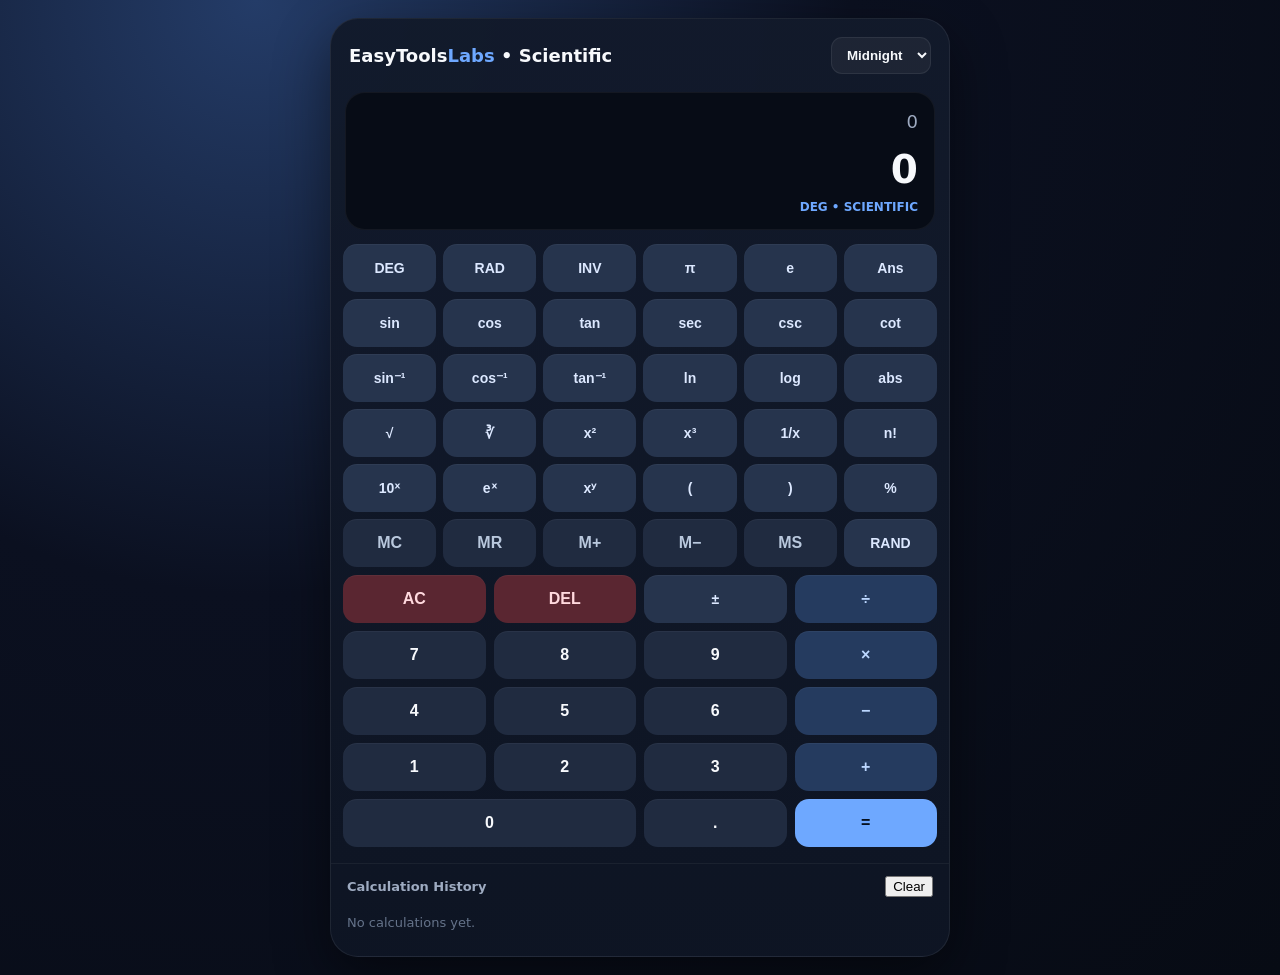
<file: easytoolslabs-latest-scientific-calculator.html>
<!DOCTYPE html>
<html lang="en">
<head>
<meta charset="UTF-8">
<meta name="viewport" content="width=device-width,initial-scale=1,viewport-fit=cover">
<title>EasyToolsLabs — Scientific Calculator</title>
<style>
:root{--bg:#0b1020;--panel:#111827;--panel2:#172033;--key:#202b40;--key2:#26344d;--text:#f7f9fc;--muted:#9eabc1;--accent:#6ea8ff;--danger:#ff6b7a;--shadow:0 20px 55px #0007}
*{box-sizing:border-box}body{margin:0;min-height:100vh;background:radial-gradient(circle at 20% 0%,#243c68 0,#0b1020 42%,#070b14 100%);font-family:Inter,system-ui,-apple-system,Segoe UI,Roboto,sans-serif;color:var(--text);display:flex;justify-content:center;padding:18px}
.app{width:min(100%,620px);background:linear-gradient(180deg,#121a2bfa,#0e1524fa);border:1px solid #ffffff12;border-radius:28px;box-shadow:var(--shadow);overflow:hidden}
.top{padding:18px 18px 10px;display:flex;align-items:center;justify-content:space-between;gap:12px}.brand{font-weight:800;font-size:18px}.brand span{color:var(--accent)}.tools{display:flex;gap:7px}.tools button,.select{background:#ffffff0d;border:1px solid #ffffff12;color:var(--text);border-radius:11px;padding:9px 11px;font-weight:700}
.display{margin:8px 14px 14px;padding:18px 16px 15px;background:#070c16;border-radius:20px;border:1px solid #ffffff0d;text-align:right;min-height:130px}.expr{min-height:28px;color:var(--muted);font-size:18px;overflow:auto;white-space:nowrap}.result{font-size:39px;font-weight:750;margin-top:8px;overflow:auto;white-space:nowrap}.mode{font-size:12px;color:var(--accent);margin-top:8px;font-weight:800}
.scientific{padding:0 12px 8px;display:grid;grid-template-columns:repeat(6,1fr);gap:7px}.basic{padding:0 12px 16px;display:grid;grid-template-columns:repeat(4,1fr);gap:8px}
button.key{border:0;color:var(--text);background:var(--key);min-height:48px;border-radius:14px;font-size:16px;font-weight:700;cursor:pointer;transition:.12s transform,.12s filter;box-shadow:inset 0 1px #ffffff0a}
button.key:hover{filter:brightness(1.15)}button.key:active{transform:scale(.96)}.fn{background:var(--key2)!important;color:#dce8ff!important;font-size:14px!important}.op{background:#253b5f!important;color:#bcd7ff!important}.eq{background:var(--accent)!important;color:#06101f!important}.danger{background:#5a2631!important;color:#ffd9de!important}.memory{color:#b9c8dd!important}
.wide{grid-column:span 2}.history{border-top:1px solid #ffffff0d;padding:12px 16px 16px}.historyHead{display:flex;justify-content:space-between;align-items:center;color:var(--muted);font-size:13px;font-weight:800}.historyList{margin-top:8px;max-height:130px;overflow:auto}.item{padding:8px 10px;border-radius:10px;background:#ffffff07;margin-bottom:5px;cursor:pointer}.item small{display:block;color:var(--muted)}.empty{color:#65738a;font-size:13px;padding:10px 0}
@media(max-width:480px){body{padding:8px}.app{border-radius:22px}.scientific{grid-template-columns:repeat(6,1fr);gap:5px;padding-left:8px;padding-right:8px}.basic{gap:6px;padding-left:8px;padding-right:8px}.scientific button.key{min-height:43px;font-size:13px}.basic button.key{min-height:52px;font-size:17px}.display{margin-left:8px;margin-right:8px}.result{font-size:33px}}
</style>
</head>
<body>
<div class="app">
  <div class="top">
    <div class="brand">EasyTools<span>Labs</span> • Scientific</div>
    <div class="tools">
      <select id="theme" class="select" aria-label="Theme">
        <option value="midnight">Midnight</option><option value="ocean">Ocean</option><option value="purple">Purple</option>
        <option value="emerald">Emerald</option><option value="rose">Rose</option><option value="sunset">Sunset</option><option value="light">Light</option>
      </select>
    </div>
  </div>

  <div class="display">
    <div id="expr" class="expr">0</div>
    <div id="result" class="result">0</div>
    <div id="mode" class="mode">DEG • BASIC + SCIENTIFIC</div>
  </div>

  <div class="scientific">
    <button class="key fn" data-act="deg">DEG</button><button class="key fn" data-act="rad">RAD</button>
    <button class="key fn" data-act="inv">INV</button><button class="key fn" data-insert="π">π</button>
    <button class="key fn" data-insert="e">e</button><button class="key fn" data-act="ans">Ans</button>

    <button class="key fn" data-fn="sin">sin</button><button class="key fn" data-fn="cos">cos</button>
    <button class="key fn" data-fn="tan">tan</button><button class="key fn" data-fn="sec">sec</button>
    <button class="key fn" data-fn="csc">csc</button><button class="key fn" data-fn="cot">cot</button>

    <button class="key fn" data-fn="asin">sin⁻¹</button><button class="key fn" data-fn="acos">cos⁻¹</button>
    <button class="key fn" data-fn="atan">tan⁻¹</button><button class="key fn" data-fn="ln">ln</button>
    <button class="key fn" data-fn="log">log</button><button class="key fn" data-fn="abs">abs</button>

    <button class="key fn" data-fn="sqrt">√</button><button class="key fn" data-fn="cbrt">∛</button>
    <button class="key fn" data-fn="square">x²</button><button class="key fn" data-fn="cube">x³</button>
    <button class="key fn" data-fn="recip">1/x</button><button class="key fn" data-fn="fact">n!</button>

    <button class="key fn" data-fn="pow10">10ˣ</button><button class="key fn" data-fn="exp">eˣ</button>
    <button class="key fn" data-fn="pow">xʸ</button><button class="key fn" data-insert="(">(</button>
    <button class="key fn" data-insert=")">)</button><button class="key fn" data-act="percent">%</button>

    <button class="key memory" data-act="mc">MC</button><button class="key memory" data-act="mr">MR</button>
    <button class="key memory" data-act="mplus">M+</button><button class="key memory" data-act="mminus">M−</button>
    <button class="key memory" data-act="ms">MS</button><button class="key fn" data-act="random">RAND</button>
  </div>

  <div class="basic">
    <button class="key danger" data-act="clear">AC</button><button class="key danger" data-act="del">DEL</button>
    <button class="key fn" data-act="sign">±</button><button class="key op" data-insert="/">÷</button>

    <button class="key" data-insert="7">7</button><button class="key" data-insert="8">8</button><button class="key" data-insert="9">9</button><button class="key op" data-insert="*">×</button>
    <button class="key" data-insert="4">4</button><button class="key" data-insert="5">5</button><button class="key" data-insert="6">6</button><button class="key op" data-insert="-">−</button>
    <button class="key" data-insert="1">1</button><button class="key" data-insert="2">2</button><button class="key" data-insert="3">3</button><button class="key op" data-insert="+">+</button>
    <button class="key wide" data-insert="0">0</button><button class="key" data-insert=".">.</button><button class="key eq" data-act="equals">=</button>
  </div>

  <div class="history">
    <div class="historyHead"><span>Calculation History</span><button class="tools button" id="clearHistory">Clear</button></div>
    <div id="historyList" class="historyList"><div class="empty">No calculations yet.</div></div>
  </div>
</div>

<script>
const $=s=>document.querySelector(s), exprEl=$('#expr'), resultEl=$('#result'), modeEl=$('#mode');
let expr='', angle='DEG', inverse=false, ans=0, memory=0, justEvaluated=false;
const history=[];

const themes={
midnight:['#0b1020','#111827','#202b40','#6ea8ff'],ocean:['#061c2a','#0b2b3a','#16465a','#45c7ff'],
purple:['#180d2b','#241440','#3a2360','#b784ff'],emerald:['#071f18','#0d3026','#17483a','#54e3ae'],
rose:['#260d18','#351522','#542235','#ff86a8'],sunset:['#261309','#3a1e0d','#5b3014','#ffad5c'],
light:['#e9eef7','#ffffff','#e7ebf3','#3b70e8']};
$('#theme').onchange=e=>{let t=themes[e.target.value],r=document.documentElement.style;r.setProperty('--bg',t[0]);r.setProperty('--panel',t[1]);r.setProperty('--key',t[2]);r.setProperty('--accent',t[3]);document.body.style.background=`radial-gradient(circle at 20% 0%,${t[3]}55 0,#${e.target.value==='light'?'e9eef7':'0b1020'} 55%)`;};

function refresh(){
 exprEl.textContent=expr||'0'; resultEl.textContent=justEvaluated?format(ans):'0';
 modeEl.textContent=`${angle} • ${inverse?'INV • ':''}SCIENTIFIC`;
}
function format(x){if(typeof x!=='number'||!isFinite(x))return 'Error';if(Math.abs(x)<1e-12)x=0;return Number(x.toPrecision(12)).toString();}
function toRad(x){return angle==='DEG'?x*Math.PI/180:x}
function fromRad(x){return angle==='DEG'?x*180/Math.PI:x}
function factorial(n){if(!Number.isInteger(n)||n<0||n>170)throw Error();let r=1;for(let i=2;i<=n;i++)r*=i;return r}

function transform(s){
 s=s.replace(/π/g,'Math.PI').replace(/\be\b/g,'Math.E').replace(/Ans/g,'ANS');
 s=s.replace(/(\d+(?:\.\d+)?)%/g,'($1/100)');
 s=s.replace(/(\d+(?:\.\d+)?)\^/g,'$1**');
 s=s.replace(/(\d+(?:\.\d+)?)!/g,'fact($1)');
 s=s.replace(/√\(/g,'sqrt(').replace(/∛\(/g,'cbrt(');
 return s;
}
function evaluate(s){
 let js=transform(s);
 const f={
  ANS:ans,fact,
  sqrt:Math.sqrt,cbrt:Math.cbrt,abs:Math.abs,
  ln:Math.log,log:Math.log10,
  pow10:x=>10**x,exp:Math.exp,
  sin:x=>Math.sin(toRad(x)),cos:x=>Math.cos(toRad(x)),tan:x=>Math.tan(toRad(x)),
  sec:x=>1/Math.cos(toRad(x)),csc:x=>1/Math.sin(toRad(x)),cot:x=>1/Math.tan(toRad(x)),
  asin:x=>fromRad(Math.asin(x)),acos:x=>fromRad(Math.acos(x)),atan:x=>fromRad(Math.atan(x))
 };
 if(!/^[0-9+\-*/%().,\sA-Za-z_]*$/.test(js))throw Error();
 return Function(...Object.keys(f),'"use strict";return ('+js+');')(...Object.values(f));
}
function calculate(){
 if(!expr)return 0;
 try{return evaluate(expr)}catch{return NaN}
}
function addHistory(e,v){
 history.unshift({e,v});if(history.length>30)history.pop();
 $('#historyList').innerHTML=history.length?history.map((h,i)=>`<div class="item" data-i="${i}"><small>${escapeHtml(h.e)}</small><b>${format(h.v)}</b></div>`).join(''):'<div class="empty">No calculations yet.</div>';
}
function escapeHtml(s){return s.replace(/[&<>"']/g,c=>({'&':'&amp;','<':'&lt;','>':'&gt;','"':'&quot;',"'":'&#39;'}[c]))}
function insert(v){
 if(justEvaluated && /^[0-9.πe(]/.test(v))expr='';
 justEvaluated=false;expr+=v;refresh();
}
function unary(type){
 let v=calculate(); if(!isFinite(v))return;
 let out;
 try{
  if(type==='sin')out=inverse?fromRad(Math.asin(v)):Math.sin(toRad(v));
  if(type==='cos')out=inverse?fromRad(Math.acos(v)):Math.cos(toRad(v));
  if(type==='tan')out=inverse?fromRad(Math.atan(v)):Math.tan(toRad(v));
  if(type==='asin')out=fromRad(Math.asin(v)); if(type==='acos')out=fromRad(Math.acos(v)); if(type==='atan')out=fromRad(Math.atan(v));
  if(type==='sec')out=1/Math.cos(toRad(v)); if(type==='csc')out=1/Math.sin(toRad(v)); if(type==='cot')out=1/Math.tan(toRad(v));
  if(type==='ln')out=Math.log(v); if(type==='log')out=Math.log10(v); if(type==='abs')out=Math.abs(v);
  if(type==='sqrt')out=Math.sqrt(v);if(type==='cbrt')out=Math.cbrt(v);if(type==='square')out=v*v;if(type==='cube')out=v*v*v;
  if(type==='recip')out=1/v;if(type==='fact')out=factorial(v);if(type==='pow10')out=10**v;if(type==='exp')out=Math.exp(v);
  if(type==='random')out=Math.random();
 }catch{out=NaN}
 if(!isFinite(out)){resultEl.textContent='Error';return}
 expr=format(out);ans=out;justEvaluated=true;resultEl.textContent=format(out);exprEl.textContent=format(out);addHistory(type+'('+format(v)+')',out);
}
document.querySelectorAll('[data-insert]').forEach(b=>b.onclick=()=>insert(b.dataset.insert));
document.querySelectorAll('[data-fn]').forEach(b=>b.onclick=()=>unary(b.dataset.fn));
document.querySelectorAll('[data-act]').forEach(b=>b.onclick=()=>{
 const a=b.dataset.act;
 if(a==='clear'){expr='';justEvaluated=false;resultEl.textContent='0'}
 else if(a==='del'){expr=expr.slice(0,-1);justEvaluated=false}
 else if(a==='equals'){let v=calculate();if(isFinite(v)){addHistory(expr,v);ans=v;expr=format(v);resultEl.textContent=format(v);justEvaluated=true}else resultEl.textContent='Error'}
 else if(a==='deg'||a==='rad'){angle=a.toUpperCase();refresh()}
 else if(a==='inv'){inverse=!inverse;refresh()}
 else if(a==='ans')insert('Ans')
 else if(a==='sign'){let v=calculate();if(isFinite(v)){ans=-v;expr=format(ans);justEvaluated=true;refresh()}}
 else if(a==='percent'){expr+='%';justEvaluated=false;refresh()}
 else if(a==='mc')memory=0
 else if(a==='mr')insert(format(memory))
 else if(a==='ms'){let v=calculate();if(isFinite(v))memory=v}
 else if(a==='mplus'){let v=calculate();if(isFinite(v))memory+=v}
 else if(a==='mminus'){let v=calculate();if(isFinite(v))memory-=v}
 else if(a==='random')unary('random');
});
$('#clearHistory').onclick=()=>{$('#historyList').innerHTML='<div class="empty">No calculations yet.</div>';history.length=0};
$('#historyList').onclick=e=>{let item=e.target.closest('.item');if(!item)return;expr=history[+item.dataset.i].e;justEvaluated=false;refresh()};
document.addEventListener('keydown',e=>{
 if(/[0-9.+\-*/%()]/.test(e.key)){insert(e.key);return}
 if(e.key==='Enter'||e.key==='='){e.preventDefault();document.querySelector('[data-act="equals"]').click();return}
 if(e.key==='Backspace'){document.querySelector('[data-act="del"]').click();return}
 if(e.key==='Escape'){document.querySelector('[data-act="clear"]').click();return}
});
refresh();
</script>
</body>
</html>
</file>
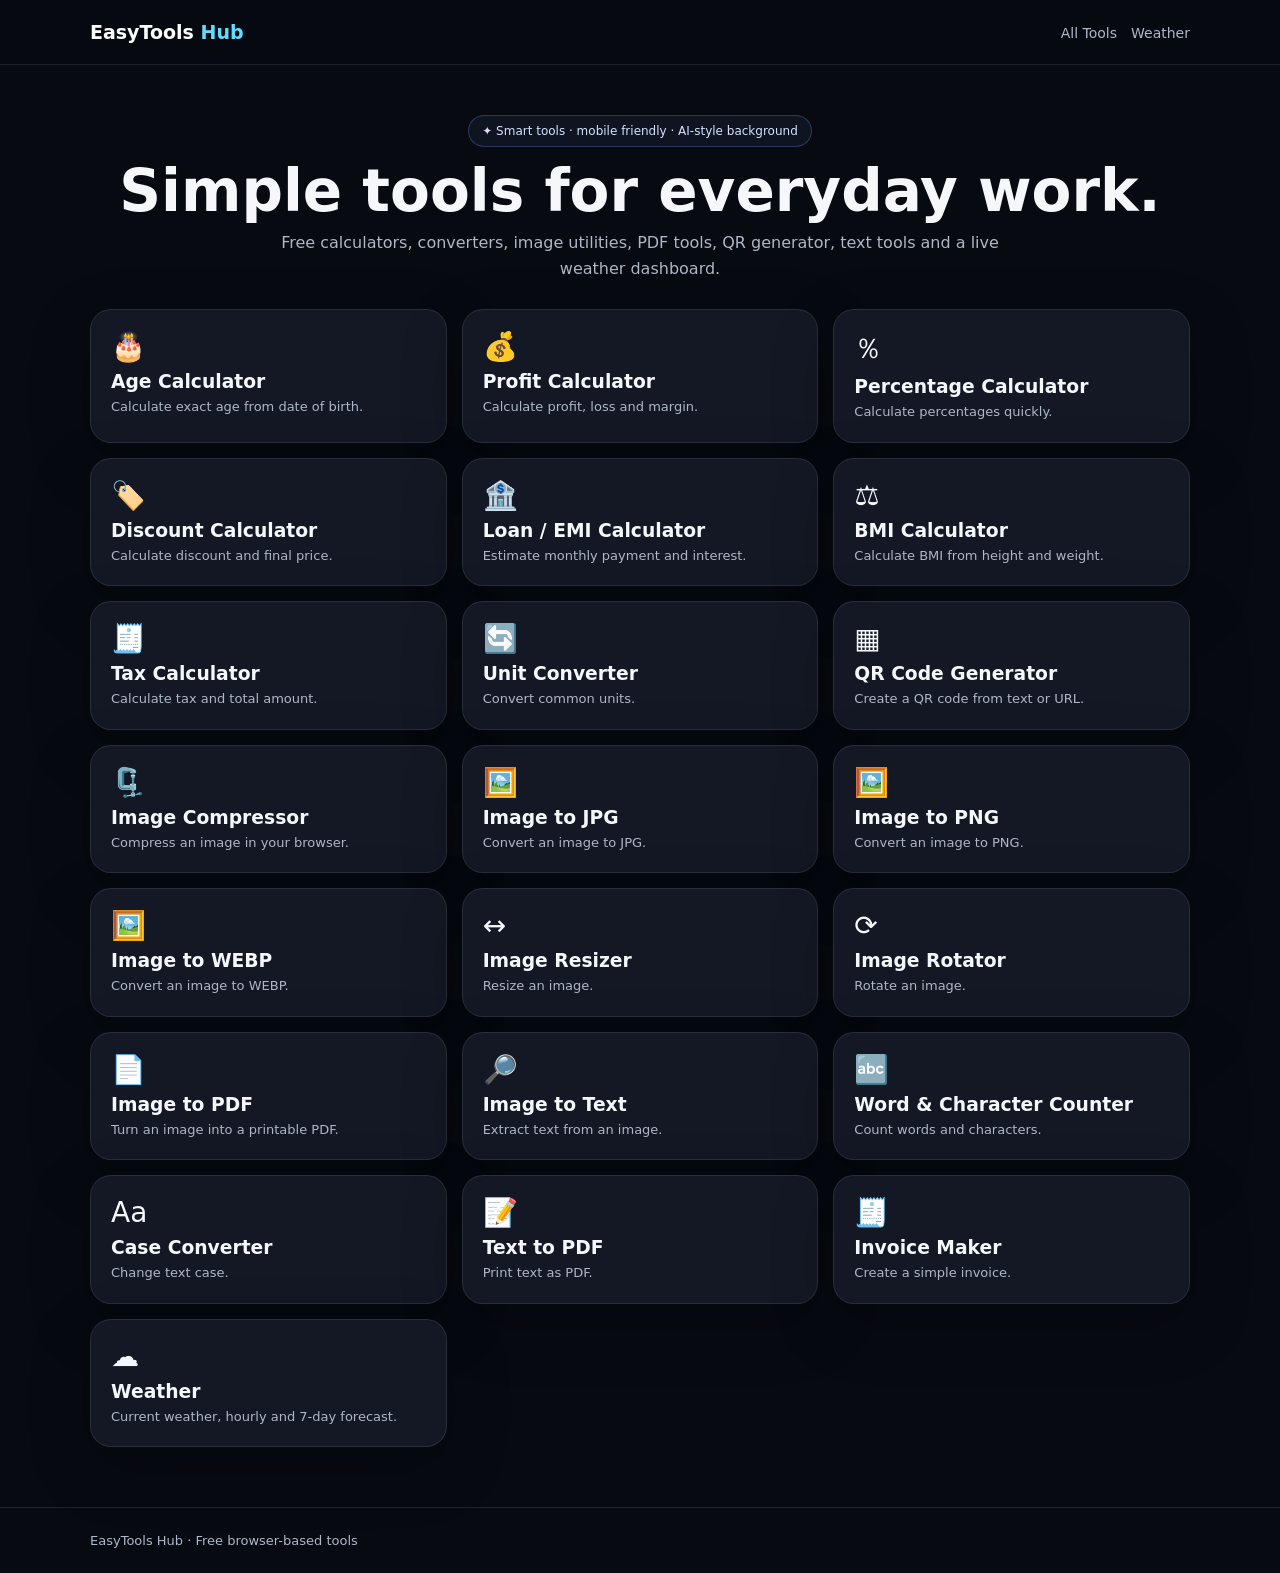
<file: index-backup.html>
<!doctype html>
<html lang="en">
<head>
<meta charset="utf-8">
<meta name="viewport" content="width=device-width,initial-scale=1">
<title>EasyTools Hub - Free Online Tools</title>
<meta name="description" content="EasyTools Hub - calculators, converters, image tools, PDF tools, QR generator, text tools and weather.">
<style>
:root{--bg:#070a11;--card:#151b27e8;--card2:#222a37;--text:#f5f7fb;--muted:#aeb7c7;--line:#ffffff18;--a:#73a3ff;--a2:#63ddff}
*{box-sizing:border-box}html,body{margin:0;font-family:system-ui,Arial;color:var(--text);background:var(--bg)}
body{min-height:100vh}#bg{position:fixed;inset:0;width:100%;height:100%;z-index:-2;background:radial-gradient(circle at 15% 15%,#3b65c833,transparent 32%),radial-gradient(circle at 85% 75%,#23cce322,transparent 35%),#070a11}
.gridbg{position:fixed;inset:0;z-index:-1;opacity:.22;background-image:linear-gradient(#7aa7ff0b 1px,transparent 1px),linear-gradient(90deg,#7aa7ff0b 1px,transparent 1px);background-size:42px 42px}
.wrap{width:min(1100px,92%);margin:auto}header{position:sticky;top:0;z-index:5;background:#070a11cc;backdrop-filter:blur(14px);border-bottom:1px solid var(--line)}
.nav{height:64px;display:flex;align-items:center;justify-content:space-between}.brand{font-weight:900;color:white;text-decoration:none;font-size:19px}.brand span{color:var(--a2)}
nav a{color:var(--muted);text-decoration:none;margin-left:14px;font-size:14px}
main{padding:30px 0 60px}.hero{text-align:center;padding:20px 0 28px}.badge{display:inline-block;padding:8px 13px;border:1px solid #73a3ff44;border-radius:30px;background:#73a3ff12;color:#d5e1ff;font-size:12px}
h1{font-size:clamp(32px,7vw,58px);line-height:1;margin:15px 0 10px}.hero p{color:var(--muted);line-height:1.6;max-width:720px;margin:auto}
.grid{display:grid;grid-template-columns:repeat(3,1fr);gap:15px}.card,.toolcard{background:var(--card);border:1px solid var(--line);border-radius:21px;padding:20px;box-shadow:0 20px 60px #0004}
.toolcard{cursor:pointer;transition:.2s}.toolcard:hover{transform:translateY(-3px);border-color:#63ddff55}.toolcard h3{margin:8px 0 5px}.toolcard p{margin:0;color:var(--muted);font-size:13px;line-height:1.5}.ico{font-size:28px}
.tool{max-width:920px;margin:auto}.back{margin-bottom:14px}.back a{color:#cbd9ff;text-decoration:none}
.row{display:grid;grid-template-columns:repeat(2,1fr);gap:13px}.row3{display:grid;grid-template-columns:repeat(3,1fr);gap:13px}
label{display:block;font-size:13px;color:#cbd3e0;margin-bottom:6px}input,select,textarea,button{font:inherit}
input,select,textarea{width:100%;background:#101723;color:white;border:1px solid var(--line);border-radius:12px;padding:12px;outline:0}textarea{min-height:190px}
.actions{display:flex;gap:9px;flex-wrap:wrap;margin-top:14px}button{border:0;border-radius:12px;padding:12px 16px;font-weight:800;cursor:pointer;background:linear-gradient(135deg,var(--a),var(--a2));color:#07101a}button.secondary{background:#202a39;color:white;border:1px solid var(--line)}
.result{margin-top:16px;padding:16px;border-radius:15px;background:#ffffff08;border:1px solid var(--line);line-height:1.65}.small{color:var(--muted);font-size:13px}.hidden{display:none!important}
.weather-now{background:linear-gradient(145deg,#272d38,#202630);border-radius:24px;padding:23px}.nowmain{display:flex;justify-content:space-between;align-items:center}.temp{font-size:70px}.condition{text-align:right}.hourly{display:grid;grid-template-columns:repeat(6,1fr);gap:7px;text-align:center;color:#c6ceda;margin-top:22px}.wi{font-size:28px;margin:9px 0}.warming{margin-top:16px;padding:18px;border-radius:19px;background:#252b35}.days{display:grid;grid-template-columns:repeat(7,1fr);gap:7px;margin-top:16px}.day{background:#252b35;border-radius:17px;padding:13px 6px;text-align:center;color:#bec7d4;font-size:12px}.day.active{border:2px solid #e7ebf3;color:white;padding:11px 4px}.stats{display:grid;grid-template-columns:1fr 1fr;gap:12px;margin-top:16px}.stat{background:#252b35;border-radius:17px;padding:17px}
footer{border-top:1px solid var(--line);padding:25px 0;color:var(--muted);font-size:13px}
@media(max-width:760px){nav a{display:none}.grid,.row,.row3{grid-template-columns:1fr}.days{grid-template-columns:repeat(4,1fr)}.hourly{grid-template-columns:repeat(3,1fr)}.temp{font-size:58px}}
</style>
</head>
<body>
<canvas id="bg"></canvas><div class="gridbg"></div>
<header><div class="wrap nav"><a class="brand" href="#home">EasyTools<span> Hub</span></a><nav><a href="#home">All Tools</a><a href="#weather">Weather</a></nav></div></header>
<main class="wrap">
<section id="home">
<div class="hero"><span class="badge">✦ Smart tools · mobile friendly · AI-style background</span><h1>Simple tools for everyday work.</h1><p>Free calculators, converters, image utilities, PDF tools, QR generator, text tools and a live weather dashboard.</p></div>
<div class="grid" id="cards"></div>
</section>
<section id="toolview" class="hidden"></section>
</main>
<footer><div class="wrap">EasyTools Hub · Free browser-based tools</div></footer>
<script>
const tools=[
['age','🎂','Age Calculator','Calculate exact age from date of birth.'],
['profit','💰','Profit Calculator','Calculate profit, loss and margin.'],
['percentage','％','Percentage Calculator','Calculate percentages quickly.'],
['discount','🏷️','Discount Calculator','Calculate discount and final price.'],
['emi','🏦','Loan / EMI Calculator','Estimate monthly payment and interest.'],
['bmi','⚖️','BMI Calculator','Calculate BMI from height and weight.'],
['tax','🧾','Tax Calculator','Calculate tax and total amount.'],
['units','🔄','Unit Converter','Convert common units.'],
['qr','▦','QR Code Generator','Create a QR code from text or URL.'],
['compress','🗜️','Image Compressor','Compress an image in your browser.'],
['jpg','🖼️','Image to JPG','Convert an image to JPG.'],
['png','🖼️','Image to PNG','Convert an image to PNG.'],
['webp','🖼️','Image to WEBP','Convert an image to WEBP.'],
['resize','↔️','Image Resizer','Resize an image.'],
['rotate','⟳','Image Rotator','Rotate an image.'],
['imagepdf','📄','Image to PDF','Turn an image into a printable PDF.'],
['ocr','🔎','Image to Text','Extract text from an image.'],
['counter','🔤','Word & Character Counter','Count words and characters.'],
['case','Aa','Case Converter','Change text case.'],
['textpdf','📝','Text to PDF','Print text as PDF.'],
['invoice','🧾','Invoice Maker','Create a simple invoice.'],
['weather','☁️','Weather','Current weather, hourly and 7-day forecast.']
];
cards.innerHTML=tools.map(t=>`<div class="toolcard" onclick="location.hash='${t[0]}'"><div class="ico">${t[1]}</div><h3>${t[2]}</h3><p>${t[3]}</p></div>`).join('');
const W={0:['☀️','Clear sky'],1:['🌤️','Mainly clear'],2:['⛅','Partly cloudy'],3:['☁️','Overcast'],45:['🌫️','Fog'],48:['🌫️','Rime fog'],51:['🌦️','Light drizzle'],53:['🌦️','Drizzle'],55:['🌧️','Heavy drizzle'],61:['🌦️','Light rain'],63:['🌧️','Rain'],65:['🌧️','Heavy rain'],71:['🌨️','Light snow'],73:['❄️','Snow'],75:['❄️','Heavy snow'],80:['🌦️','Rain showers'],81:['🌧️','Rain showers'],82:['⛈️','Heavy showers'],95:['⛈️','Thunderstorm'],96:['⛈️','Thunderstorm'],99:['⛈️','Thunderstorm']};
function shell(title,html){toolview.innerHTML=`<div class="tool"><div class="back"><a href="#home">← All Tools</a></div><div class="hero"><span class="badge">✦ AI-style tool</span><h1>${title}</h1></div><div class="card">${html}</div></div>`;home.classList.add('hidden');toolview.classList.remove('hidden')}
function numTool(title,label1,label2,fn){shell(title,`<div class="row"><div><label>${label1}</label><input id="a" type="number"></div><div><label>${label2}</label><input id="b" type="number"></div></div><div class="actions"><button onclick="${fn}()">Calculate</button></div><div id="out" class="result"></div>`)}
function go(hash){let id=hash.replace('#','');if(!id||id==='home'){home.classList.remove('hidden');toolview.classList.add('hidden');return}
if(id==='age')shell('Age Calculator',`<label>Date of birth</label><input id="dob" type="date"><div class="actions"><button onclick="age()">Calculate Age</button></div><div id="out" class="result">Enter your date of birth.</div>`);
else if(id==='profit')numTool('Profit Calculator','Cost','Revenue','profit');
else if(id==='percentage')numTool('Percentage Calculator','Part','Total','percentage');
else if(id==='discount')numTool('Discount Calculator','Price','Discount %','discount');
else if(id==='emi')shell('Loan / EMI Calculator',`<div class="row3"><div><label>Loan amount</label><input id="p" type="number" value="100000"></div><div><label>Annual interest %</label><input id="r" type="number" value="10"></div><div><label>Years</label><input id="y" type="number" value="5"></div></div><div class="actions"><button onclick="emi()">Calculate EMI</button></div><div id="out" class="result"></div>`);
else if(id==='bmi')shell('BMI Calculator',`<div class="row"><div><label>Weight kg</label><input id="w" type="number"></div><div><label>Height cm</label><input id="h" type="number"></div></div><div class="actions"><button onclick="bmi()">Calculate BMI</button></div><div id="out" class="result"></div>`);
else if(id==='tax')numTool('Tax Calculator','Amount','Tax %','tax');
else if(id==='units')shell('Unit Converter',`<div class="row3"><div><label>Value</label><input id="uv" type="number" value="1"></div><div><label>From</label><select id="uf"><option>km</option><option>m</option><option>cm</option><option>mi</option><option>kg</option><option>lb</option><option>C</option><option>F</option></select></div><div><label>To</label><select id="ut"><option>m</option><option>km</option><option>cm</option><option>mi</option><option>kg</option><option>lb</option><option>C</option><option>F</option></select></div></div><div class="actions"><button onclick="units()">Convert</button></div><div id="out" class="result"></div>`);
else if(id==='qr')shell('QR Code Generator',`<label>Text or URL</label><input id="q" placeholder="https://example.com"><div class="actions"><button onclick="qr()">Generate QR</button></div><div id="out" class="result" style="text-align:center"></div>`);
else if(['compress','jpg','png','webp'].includes(id))imageTool(id);
else if(id==='resize')shell('Image Resizer',`<label>Choose image</label><input id="file" type="file" accept="image/*"><div class="row"><div><label>Width</label><input id="nw" type="number"></div><div><label>Height</label><input id="nh" type="number"></div></div><div class="actions"><button onclick="resizeImg()">Resize & Download</button></div><div id="out" class="result"></div>`);
else if(id==='rotate')shell('Image Rotator',`<label>Choose image</label><input id="file" type="file" accept="image/*"><div class="actions"><button onclick="rotate(90)">Rotate 90°</button><button class="secondary" onclick="rotate(180)">Rotate 180°</button></div><div id="out" class="result"></div>`);
else if(id==='imagepdf')shell('Image to PDF',`<label>Choose image</label><input id="file" type="file" accept="image/*"><div class="actions"><button onclick="imagePDF()">Open PDF print view</button></div><div id="out" class="result"></div>`);
else if(id==='ocr')shell('Image to Text',`<label>Choose image</label><input id="file" type="file" accept="image/*"><div class="actions"><button onclick="ocr()">Extract Text</button></div><textarea id="out" placeholder="OCR result"></textarea><p class="small">OCR uses Tesseract.js and needs internet on first load.</p>`);
else if(id==='counter')shell('Word & Character Counter',`<textarea id="txt" oninput="counter()" placeholder="Type or paste text..."></textarea><div id="out" class="result">Words: 0 · Characters: 0 · Lines: 0</div>`);
else if(id==='case')shell('Case Converter',`<textarea id="txt" placeholder="Enter text..."></textarea><div class="actions"><button onclick="cas('upper')">UPPERCASE</button><button onclick="cas('lower')">lowercase</button><button onclick="cas('title')">Title Case</button><button onclick="cas('sentence')">Sentence case</button></div>`);
else if(id==='textpdf')shell('Text to PDF',`<textarea id="txt" placeholder="Write or paste text..."></textarea><div class="actions"><button onclick="textPDF()">Open PDF print view</button></div>`);
else if(id==='invoice')shell('Invoice Maker',`<div class="row"><div><label>Business</label><input id="biz"></div><div><label>Customer</label><input id="cus"></div></div><div class="row"><div><label>Item</label><input id="item"></div><div><label>Amount</label><input id="amt" type="number"></div></div><div class="actions"><button onclick="invoice()">Create Invoice</button></div><div id="out" class="result"></div>`);
else if(id==='weather')weatherPage();
}
function age(){let d=new Date(dob.value),n=new Date(),y=n.getFullYear()-d.getFullYear(),m=n.getMonth()-d.getMonth(),da=n.getDate()-d.getDate();if(da<0){m--;da+=new Date(n.getFullYear(),n.getMonth(),0).getDate()}if(m<0){y--;m+=12}out.innerHTML=`<b>${y} years, ${m} months, ${da} days</b>`}
function profit(){let c=+a.value,r=+b.value,p=r-c;out.innerHTML=`<b>${p>=0?'Profit':'Loss'}: ${p.toFixed(2)}</b><br>Margin: ${r?(p/r*100).toFixed(2):0}%`}
function percentage(){out.innerHTML=`<b>${(+b.value?(+a.value/+b.value*100):0).toFixed(2)}%</b>`}
function discount(){let p=+a.value,d=+b.value,s=p*d/100;out.innerHTML=`Discount: <b>${s.toFixed(2)}</b><br>Final price: <b>${(p-s).toFixed(2)}</b>`}
function tax(){let p=+a.value,t=+b.value,s=p*t/100;out.innerHTML=`Tax: <b>${s.toFixed(2)}</b><br>Total: <b>${(p+s).toFixed(2)}</b>`}
function emi(){let P=+p.value,R=+r.value/1200,N=+y.value*12,e=R?P*R*(1+R)**N/((1+R)**N-1):P/N;out.innerHTML=`Monthly EMI: <b>${e.toFixed(2)}</b><br>Total payment: ${(e*N).toFixed(2)}<br>Total interest: ${(e*N-P).toFixed(2)}`}
function bmi(){let b=+w.value/((+h.value/100)**2);out.innerHTML=`BMI: <b>${b.toFixed(1)}</b><br>${b<18.5?'Underweight':b<25?'Normal range':b<30?'Overweight':'Obesity'}`}
function units(){let x=+uv.value,A=uf.value,B=ut.value,L={m:1,km:1000,cm:.01,mi:1609.344},Q={kg:1,lb:.45359237},z=A in L&&B in L?x*L[A]/L[B]:A in Q&&B in Q?x*Q[A]/Q[B]:A==='C'&&B==='F'?x*9/5+32:A==='F'&&B==='C'?(x-32)*5/9:A===B?x:null;out.innerHTML=z===null?'Choose compatible units.':`<b>${z.toFixed(4)}</b> ${B}`}
function qr(){let s=encodeURIComponent(q.value.trim());out.innerHTML=s?`<img style="max-width:280px" src="https://api.qrserver.com/v1/create-qr-code/?size=280x280&data=${s}">`:'Enter text or URL.'}
function imageTool(id){let title={compress:'Image Compressor',jpg:'Image to JPG',png:'Image to PNG',webp:'Image to WEBP'}[id];shell(title,`<label>Choose image</label><input id="file" type="file" accept="image/*"><div class="actions"><button onclick="convertImage('${id}')">Convert & Download</button></div><div id="out" class="result"></div>`)}
function readImage(){let f=file.files[0];return f?new Promise(res=>{let i=new Image();i.onload=()=>res(i);i.src=URL.createObjectURL(f)}):null}
async function convertImage(id){let i=await readImage();if(!i)return out.textContent='Choose an image.';let c=document.createElement('canvas');c.width=i.width;c.height=i.height;c.getContext('2d').drawImage(i,0,0);let type=id==='jpg'||id==='compress'?'image/jpeg':id==='png'?'image/png':'image/webp';c.toBlob(b=>download(b,'easytools.'+type.split('/')[1]),type,id==='compress'?.55:.9)}
async function resizeImg(){let i=await readImage();if(!i)return;let w=+nw.value||i.width,h=+nh.value||i.height,c=document.createElement('canvas');c.width=w;c.height=h;c.getContext('2d').drawImage(i,0,0,w,h);c.toBlob(b=>download(b,'resized.jpg'),'image/jpeg',.88)}
async function rotate(deg){let i=await readImage();if(!i)return;let c=document.createElement('canvas'),s=deg%180?1:0;c.width=s?i.height:i.width;c.height=s?i.width:i.height;let g=c.getContext('2d');g.translate(c.width/2,c.height/2);g.rotate(deg*Math.PI/180);g.drawImage(i,-i.width/2,-i.height/2);c.toBlob(b=>download(b,'rotated.jpg'),'image/jpeg',.9)}
function download(b,n){let a=document.createElement('a');a.href=URL.createObjectURL(b);a.download=n;a.click()}
async function imagePDF(){let f=file.files[0];if(!f)return;let src=URL.createObjectURL(f),w=open('');w.document.write(`<html><body style="text-align:center"><img src="${src}" style="max-width:100%"><script>onload=()=>print()<\/script></body></html>`);w.document.close()}
async function ocr(){if(!window.Tesseract){let s=document.createElement('script');s.src='https://cdn.jsdelivr.net/npm/tesseract.js@5/dist/tesseract.min.js';document.body.appendChild(s);await new Promise(r=>s.onload=r)}let f=file.files[0];if(!f)return out.value='Choose an image.';out.value='Reading image...';let r=await Tesseract.recognize(f,'eng');out.value=r.data.text}
function counter(){let s=txt.value;out.innerHTML=`Words: <b>${s.trim()?s.trim().split(/\\s+/).length:0}</b> · Characters: <b>${s.length}</b> · Lines: <b>${s?s.split('\\n').length:0}</b>`}
function cas(k){let s=txt.value;if(k==='upper')txt.value=s.toUpperCase();if(k==='lower')txt.value=s.toLowerCase();if(k==='title')txt.value=s.toLowerCase().replace(/\\b\\w/g,c=>c.toUpperCase());if(k==='sentence')txt.value=s.toLowerCase().replace(/(^|[.!?]\\s+)\\w/g,c=>c.toUpperCase())}
function textPDF(){let safe=txt.value.replace(/&/g,'&amp;').replace(/</g,'&lt;').replace(/>/g,'&gt;').replace(/\\n/g,'<br>'),w=open('');w.document.write(`<html><body style="font:16px Arial;line-height:1.6;padding:30px">${safe}<script>onload=()=>print()<\/script></body></html>`);w.document.close()}
function invoice(){let a=+amt.value||0;out.innerHTML=`<div style="background:white;color:#111;padding:24px;border-radius:12px"><h2>${biz.value||'Invoice'}</h2><p>Bill to: ${cus.value||'Customer'}</p><hr><p>${item.value||'Item'} <b style="float:right">${a.toFixed(2)}</b></p><hr><h3>Total <span style="float:right">${a.toFixed(2)}</span></h3><button onclick="print()">Print / Save PDF</button></div>`}
function weatherPage(){shell('Weather',`<div class="weather-search" style="display:flex;gap:8px;margin-bottom:12px"><input id="city" value="Kasur" placeholder="Search city"><button onclick="loadWeather()">Search</button></div><div id="status" class="small">Loading weather...</div><div class="weather-now"><div>Now</div><div class="nowmain"><div><div id="temp" class="temp">--°</div><div id="place" class="small">--</div></div><div class="condition"><div id="icon" style="font-size:55px">☁️</div><div id="cond">Loading...</div><div class="small">Feels like <span id="feels">--</span>°</div></div></div><div id="hourly" class="hourly"></div></div><div id="trend" class="warming">↗ Weather trend loading...</div><div id="days" class="days"></div><div class="stats"><div class="stat">🌧️ <b>Precipitation</b><div id="rain" class="small">--%</div></div><div class="stat">💨 <b>Wind</b><div id="wind" class="small">-- km/h</div></div></div>`);loadWeather()}
async function loadWeather(){try{status.textContent='Updating weather...';let g=await fetch('https://geocoding-api.open-meteo.com/v1/search?name='+encodeURIComponent(city.value)+'&count=1&language=en&format=json').then(r=>r.json());if(!g.results?.length)throw Error('City not found');let q=g.results[0];let u=`https://api.open-meteo.com/v1/forecast?latitude=${q.latitude}&longitude=${q.longitude}&current=temperature_2m,apparent_temperature,weather_code,wind_speed_10m&hourly=temperature_2m,weather_code&daily=weather_code,temperature_2m_max,temperature_2m_min,precipitation_probability_max&timezone=auto&forecast_days=7`;let d=await fetch(u).then(r=>r.json()),c=d.current,m=W[c.weather_code]||['☁️','Weather'];place.textContent=q.name+(q.country?', '+q.country:'');temp.textContent=Math.round(c.temperature_2m)+'°';feels.textContent=Math.round(c.apparent_temperature);icon.textContent=m[0];cond.textContent=m[1];wind.textContent=Math.round(c.wind_speed_10m)+' km/h';rain.textContent=Math.round(d.daily.precipitation_probability_max[0]||0)+'%';let hs=d.hourly.time.map((t,i)=>({t,i})).filter(o=>new Date(o.t)>=new Date(c.time)).slice(0,6);hourly.innerHTML=hs.map(o=>`<div>${Math.round(d.hourly.temperature_2m[o.i])}°<div class="wi">${(W[d.hourly.weather_code[o.i]]||['☁️'])[0]}</div><div>${new Date(o.t).toLocaleTimeString([],{hour:'numeric'})}</div></div>`).join('');days.innerHTML=d.daily.time.map((t,i)=>`<div class="day ${i===0?'active':''}">${i===0?'Today':new Date(t).toLocaleDateString([],{weekday:'short'})}<div class="wi">${(W[d.daily.weather_code[i]]||['☁️'])[0]}</div>${Math.round(d.daily.temperature_2m_max[i])}°/${Math.round(d.daily.temperature_2m_min[i])}°</div>`).join('');let delta=Math.round(d.daily.temperature_2m_max[6]-d.daily.temperature_2m_max[0]);trend.textContent=(delta>=0?'↗ Warming':'↘ Cooling')+' expected over the next 6 days';status.textContent='Updated from Open-Meteo';}catch(e){status.textContent=e.message||'Weather unavailable.'}}
addEventListener('hashchange',()=>go(location.hash));go(location.hash||'#home');
// lightweight animated AI/neural background
const c=document.getElementById('bg'),x=c.getContext('2d');let w,h,p=[];
function rs(){w=innerWidth;h=innerHeight;c.width=w*devicePixelRatio;c.height=h*devicePixelRatio;x.setTransform(devicePixelRatio,0,0,devicePixelRatio,0,0);p=Array.from({length:w<700?32:55},()=>({x:Math.random()*w,y:Math.random()*h,vx:(Math.random()-.5)*.25,vy:(Math.random()-.5)*.25}))}function anim(){x.clearRect(0,0,w,h);p.forEach(a=>{a.x+=a.vx;a.y+=a.vy;if(a.x<0||a.x>w)a.vx*=-1;if(a.y<0||a.y>h)a.vy*=-1;x.fillStyle='#79b6ffb8';x.beginPath();x.arc(a.x,a.y,1.4,0,7);x.fill()});for(let i=0;i<p.length;i++)for(let j=i+1;j<p.length;j++){let a=p[i],b=p[j],d=Math.hypot(a.x-b.x,a.y-b.y);if(d<125){x.strokeStyle=`rgba(92,178,255,${(1-d/125)*.14})`;x.beginPath();x.moveTo(a.x,a.y);x.lineTo(b.x,b.y);x.stroke()}}requestAnimationFrame(anim)}addEventListener('resize',rs);rs();anim();
</script>
</body></html>
</file>
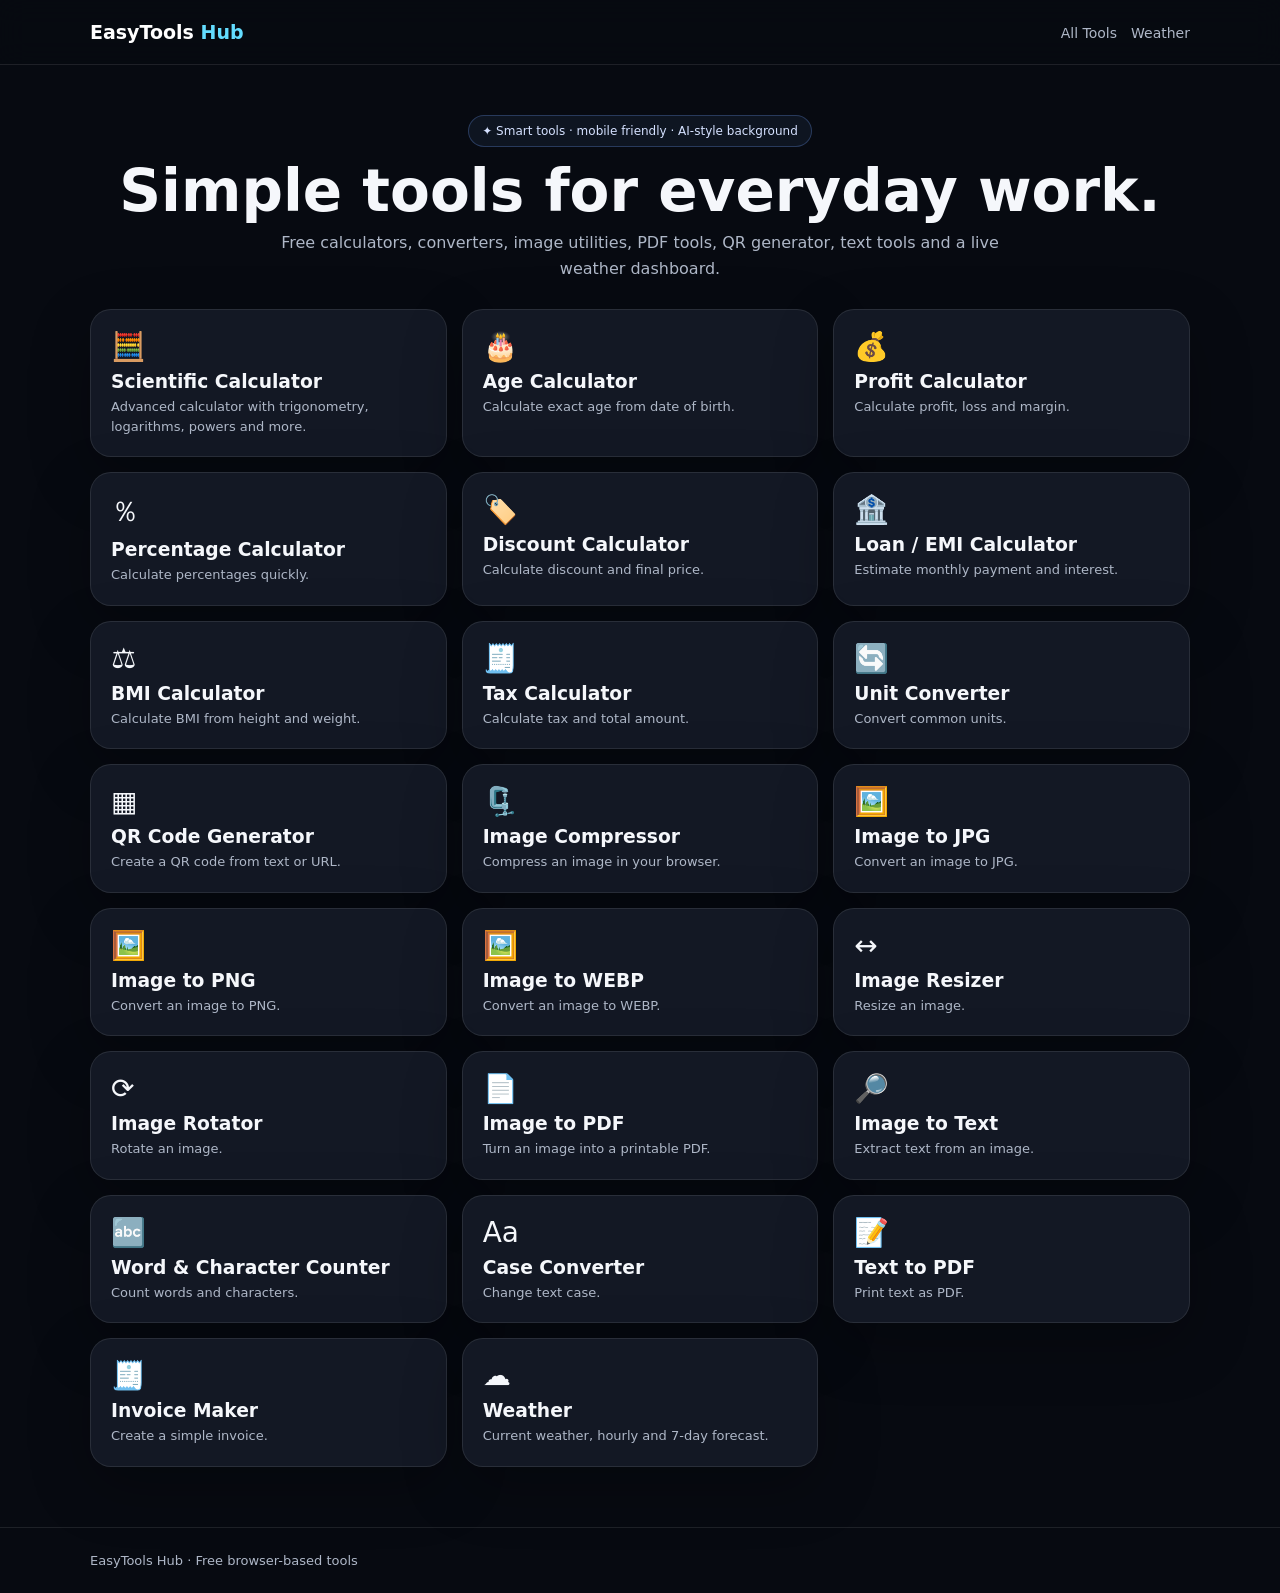
<file: index-backup1.html>
<!doctype html>
<html lang="en">
<head>
<meta charset="utf-8">
<meta name="viewport" content="width=device-width,initial-scale=1">
<title>EasyTools Hub - Free Online Tools</title>
<meta name="description" content="EasyTools Hub - calculators, converters, image tools, PDF tools, QR generator, text tools and weather.">
<style>
:root{--bg:#070a11;--card:#151b27e8;--card2:#222a37;--text:#f5f7fb;--muted:#aeb7c7;--line:#ffffff18;--a:#73a3ff;--a2:#63ddff}
*{box-sizing:border-box}html,body{margin:0;font-family:system-ui,Arial;color:var(--text);background:var(--bg)}
body{min-height:100vh}#bg{position:fixed;inset:0;width:100%;height:100%;z-index:-2;background:radial-gradient(circle at 15% 15%,#3b65c833,transparent 32%),radial-gradient(circle at 85% 75%,#23cce322,transparent 35%),#070a11}
.gridbg{position:fixed;inset:0;z-index:-1;opacity:.22;background-image:linear-gradient(#7aa7ff0b 1px,transparent 1px),linear-gradient(90deg,#7aa7ff0b 1px,transparent 1px);background-size:42px 42px}
.wrap{width:min(1100px,92%);margin:auto}header{position:sticky;top:0;z-index:5;background:#070a11cc;backdrop-filter:blur(14px);border-bottom:1px solid var(--line)}
.nav{height:64px;display:flex;align-items:center;justify-content:space-between}.brand{font-weight:900;color:white;text-decoration:none;font-size:19px}.brand span{color:var(--a2)}
nav a{color:var(--muted);text-decoration:none;margin-left:14px;font-size:14px}
main{padding:30px 0 60px}.hero{text-align:center;padding:20px 0 28px}.badge{display:inline-block;padding:8px 13px;border:1px solid #73a3ff44;border-radius:30px;background:#73a3ff12;color:#d5e1ff;font-size:12px}
h1{font-size:clamp(32px,7vw,58px);line-height:1;margin:15px 0 10px}.hero p{color:var(--muted);line-height:1.6;max-width:720px;margin:auto}
.grid{display:grid;grid-template-columns:repeat(3,1fr);gap:15px}.card,.toolcard{background:var(--card);border:1px solid var(--line);border-radius:21px;padding:20px;box-shadow:0 20px 60px #0004}
.toolcard{cursor:pointer;transition:.2s}.toolcard:hover{transform:translateY(-3px);border-color:#63ddff55}.toolcard h3{margin:8px 0 5px}.toolcard p{margin:0;color:var(--muted);font-size:13px;line-height:1.5}.ico{font-size:28px}
.tool{max-width:920px;margin:auto}.back{margin-bottom:14px}.back a{color:#cbd9ff;text-decoration:none}
.row{display:grid;grid-template-columns:repeat(2,1fr);gap:13px}.row3{display:grid;grid-template-columns:repeat(3,1fr);gap:13px}
label{display:block;font-size:13px;color:#cbd3e0;margin-bottom:6px}input,select,textarea,button{font:inherit}
input,select,textarea{width:100%;background:#101723;color:white;border:1px solid var(--line);border-radius:12px;padding:12px;outline:0}textarea{min-height:190px}
.actions{display:flex;gap:9px;flex-wrap:wrap;margin-top:14px}button{border:0;border-radius:12px;padding:12px 16px;font-weight:800;cursor:pointer;background:linear-gradient(135deg,var(--a),var(--a2));color:#07101a}button.secondary{background:#202a39;color:white;border:1px solid var(--line)}
.result{margin-top:16px;padding:16px;border-radius:15px;background:#ffffff08;border:1px solid var(--line);line-height:1.65}.small{color:var(--muted);font-size:13px}.hidden{display:none!important}
.weather-now{background:linear-gradient(145deg,#272d38,#202630);border-radius:24px;padding:23px}.nowmain{display:flex;justify-content:space-between;align-items:center}.temp{font-size:70px}.condition{text-align:right}.hourly{display:grid;grid-template-columns:repeat(6,1fr);gap:7px;text-align:center;color:#c6ceda;margin-top:22px}.wi{font-size:28px;margin:9px 0}.warming{margin-top:16px;padding:18px;border-radius:19px;background:#252b35}.days{display:grid;grid-template-columns:repeat(7,1fr);gap:7px;margin-top:16px}.day{background:#252b35;border-radius:17px;padding:13px 6px;text-align:center;color:#bec7d4;font-size:12px}.day.active{border:2px solid #e7ebf3;color:white;padding:11px 4px}.stats{display:grid;grid-template-columns:1fr 1fr;gap:12px;margin-top:16px}.stat{background:#252b35;border-radius:17px;padding:17px}
footer{border-top:1px solid var(--line);padding:25px 0;color:var(--muted);font-size:13px}
@media(max-width:760px){nav a{display:none}.grid,.row,.row3{grid-template-columns:1fr}.days{grid-template-columns:repeat(4,1fr)}.hourly{grid-template-columns:repeat(3,1fr)}.temp{font-size:58px}}
</style>
</head>
<body>
<canvas id="bg"></canvas><div class="gridbg"></div>
<header><div class="wrap nav"><a class="brand" href="#home">EasyTools<span> Hub</span></a><nav><a href="#home">All Tools</a><a href="#weather">Weather</a></nav></div></header>
<main class="wrap">
<section id="home">
<div class="hero"><span class="badge">✦ Smart tools · mobile friendly · AI-style background</span><h1>Simple tools for everyday work.</h1><p>Free calculators, converters, image utilities, PDF tools, QR generator, text tools and a live weather dashboard.</p></div>
<div class="grid" id="cards"></div>
</section>
<section id="toolview" class="hidden"></section>
</main>
<footer><div class="wrap">EasyTools Hub · Free browser-based tools</div></footer>
<script>
const tools=[
['calculator','🧮','Scientific Calculator','Advanced calculator with trigonometry, logarithms, powers and more.'],
['age','🎂','Age Calculator','Calculate exact age from date of birth.'],
['profit','💰','Profit Calculator','Calculate profit, loss and margin.'],
['percentage','％','Percentage Calculator','Calculate percentages quickly.'],
['discount','🏷️','Discount Calculator','Calculate discount and final price.'],
['emi','🏦','Loan / EMI Calculator','Estimate monthly payment and interest.'],
['bmi','⚖️','BMI Calculator','Calculate BMI from height and weight.'],
['tax','🧾','Tax Calculator','Calculate tax and total amount.'],
['units','🔄','Unit Converter','Convert common units.'],
['qr','▦','QR Code Generator','Create a QR code from text or URL.'],
['compress','🗜️','Image Compressor','Compress an image in your browser.'],
['jpg','🖼️','Image to JPG','Convert an image to JPG.'],
['png','🖼️','Image to PNG','Convert an image to PNG.'],
['webp','🖼️','Image to WEBP','Convert an image to WEBP.'],
['resize','↔️','Image Resizer','Resize an image.'],
['rotate','⟳','Image Rotator','Rotate an image.'],
['imagepdf','📄','Image to PDF','Turn an image into a printable PDF.'],
['ocr','🔎','Image to Text','Extract text from an image.'],
['counter','🔤','Word & Character Counter','Count words and characters.'],
['case','Aa','Case Converter','Change text case.'],
['textpdf','📝','Text to PDF','Print text as PDF.'],
['invoice','🧾','Invoice Maker','Create a simple invoice.'],
['weather','☁️','Weather','Current weather, hourly and 7-day forecast.']
];
cards.innerHTML=tools.map(t=>`<div class="toolcard" onclick="${t[0]==='calculator' ? "location.href='calculator.html'" : "location.hash='"+t[0]+"'"}"><div class="ico">${t[1]}</div><h3>${t[2]}</h3><p>${t[3]}</p></div>`).join('');
const W={0:['☀️','Clear sky'],1:['🌤️','Mainly clear'],2:['⛅','Partly cloudy'],3:['☁️','Overcast'],45:['🌫️','Fog'],48:['🌫️','Rime fog'],51:['🌦️','Light drizzle'],53:['🌦️','Drizzle'],55:['🌧️','Heavy drizzle'],61:['🌦️','Light rain'],63:['🌧️','Rain'],65:['🌧️','Heavy rain'],71:['🌨️','Light snow'],73:['❄️','Snow'],75:['❄️','Heavy snow'],80:['🌦️','Rain showers'],81:['🌧️','Rain showers'],82:['⛈️','Heavy showers'],95:['⛈️','Thunderstorm'],96:['⛈️','Thunderstorm'],99:['⛈️','Thunderstorm']};
function shell(title,html){toolview.innerHTML=`<div class="tool"><div class="back"><a href="#home">← All Tools</a></div><div class="hero"><span class="badge">✦ AI-style tool</span><h1>${title}</h1></div><div class="card">${html}</div></div>`;home.classList.add('hidden');toolview.classList.remove('hidden')}
function numTool(title,label1,label2,fn){shell(title,`<div class="row"><div><label>${label1}</label><input id="a" type="number"></div><div><label>${label2}</label><input id="b" type="number"></div></div><div class="actions"><button onclick="${fn}()">Calculate</button></div><div id="out" class="result"></div>`)}
function go(hash){let id=hash.replace('#','');if(!id||id==='home'){home.classList.remove('hidden');toolview.classList.add('hidden');return}
if(id==='age')shell('Age Calculator',`<label>Date of birth</label><input id="dob" type="date"><div class="actions"><button onclick="age()">Calculate Age</button></div><div id="out" class="result">Enter your date of birth.</div>`);
else if(id==='profit')numTool('Profit Calculator','Cost','Revenue','profit');
else if(id==='percentage')numTool('Percentage Calculator','Part','Total','percentage');
else if(id==='discount')numTool('Discount Calculator','Price','Discount %','discount');
else if(id==='emi')shell('Loan / EMI Calculator',`<div class="row3"><div><label>Loan amount</label><input id="p" type="number" value="100000"></div><div><label>Annual interest %</label><input id="r" type="number" value="10"></div><div><label>Years</label><input id="y" type="number" value="5"></div></div><div class="actions"><button onclick="emi()">Calculate EMI</button></div><div id="out" class="result"></div>`);
else if(id==='bmi')shell('BMI Calculator',`<div class="row"><div><label>Weight kg</label><input id="w" type="number"></div><div><label>Height cm</label><input id="h" type="number"></div></div><div class="actions"><button onclick="bmi()">Calculate BMI</button></div><div id="out" class="result"></div>`);
else if(id==='tax')numTool('Tax Calculator','Amount','Tax %','tax');
else if(id==='units')shell('Unit Converter',`<div class="row3"><div><label>Value</label><input id="uv" type="number" value="1"></div><div><label>From</label><select id="uf"><option>km</option><option>m</option><option>cm</option><option>mi</option><option>kg</option><option>lb</option><option>C</option><option>F</option></select></div><div><label>To</label><select id="ut"><option>m</option><option>km</option><option>cm</option><option>mi</option><option>kg</option><option>lb</option><option>C</option><option>F</option></select></div></div><div class="actions"><button onclick="units()">Convert</button></div><div id="out" class="result"></div>`);
else if(id==='qr')shell('QR Code Generator',`<label>Text or URL</label><input id="q" placeholder="https://example.com"><div class="actions"><button onclick="qr()">Generate QR</button></div><div id="out" class="result" style="text-align:center"></div>`);
else if(['compress','jpg','png','webp'].includes(id))imageTool(id);
else if(id==='resize')shell('Image Resizer',`<label>Choose image</label><input id="file" type="file" accept="image/*"><div class="row"><div><label>Width</label><input id="nw" type="number"></div><div><label>Height</label><input id="nh" type="number"></div></div><div class="actions"><button onclick="resizeImg()">Resize & Download</button></div><div id="out" class="result"></div>`);
else if(id==='rotate')shell('Image Rotator',`<label>Choose image</label><input id="file" type="file" accept="image/*"><div class="actions"><button onclick="rotate(90)">Rotate 90°</button><button class="secondary" onclick="rotate(180)">Rotate 180°</button></div><div id="out" class="result"></div>`);
else if(id==='imagepdf')shell('Image to PDF',`<label>Choose image</label><input id="file" type="file" accept="image/*"><div class="actions"><button onclick="imagePDF()">Open PDF print view</button></div><div id="out" class="result"></div>`);
else if(id==='ocr')shell('Image to Text',`<label>Choose image</label><input id="file" type="file" accept="image/*"><div class="actions"><button onclick="ocr()">Extract Text</button></div><textarea id="out" placeholder="OCR result"></textarea><p class="small">OCR uses Tesseract.js and needs internet on first load.</p>`);
else if(id==='counter')shell('Word & Character Counter',`<textarea id="txt" oninput="counter()" placeholder="Type or paste text..."></textarea><div id="out" class="result">Words: 0 · Characters: 0 · Lines: 0</div>`);
else if(id==='case')shell('Case Converter',`<textarea id="txt" placeholder="Enter text..."></textarea><div class="actions"><button onclick="cas('upper')">UPPERCASE</button><button onclick="cas('lower')">lowercase</button><button onclick="cas('title')">Title Case</button><button onclick="cas('sentence')">Sentence case</button></div>`);
else if(id==='textpdf')shell('Text to PDF',`<textarea id="txt" placeholder="Write or paste text..."></textarea><div class="actions"><button onclick="textPDF()">Open PDF print view</button></div>`);
else if(id==='invoice')shell('Invoice Maker',`<div class="row"><div><label>Business</label><input id="biz"></div><div><label>Customer</label><input id="cus"></div></div><div class="row"><div><label>Item</label><input id="item"></div><div><label>Amount</label><input id="amt" type="number"></div></div><div class="actions"><button onclick="invoice()">Create Invoice</button></div><div id="out" class="result"></div>`);
else if(id==='weather')weatherPage();
}
function age(){let d=new Date(dob.value),n=new Date(),y=n.getFullYear()-d.getFullYear(),m=n.getMonth()-d.getMonth(),da=n.getDate()-d.getDate();if(da<0){m--;da+=new Date(n.getFullYear(),n.getMonth(),0).getDate()}if(m<0){y--;m+=12}out.innerHTML=`<b>${y} years, ${m} months, ${da} days</b>`}
function profit(){let c=+a.value,r=+b.value,p=r-c;out.innerHTML=`<b>${p>=0?'Profit':'Loss'}: ${p.toFixed(2)}</b><br>Margin: ${r?(p/r*100).toFixed(2):0}%`}
function percentage(){out.innerHTML=`<b>${(+b.value?(+a.value/+b.value*100):0).toFixed(2)}%</b>`}
function discount(){let p=+a.value,d=+b.value,s=p*d/100;out.innerHTML=`Discount: <b>${s.toFixed(2)}</b><br>Final price: <b>${(p-s).toFixed(2)}</b>`}
function tax(){let p=+a.value,t=+b.value,s=p*t/100;out.innerHTML=`Tax: <b>${s.toFixed(2)}</b><br>Total: <b>${(p+s).toFixed(2)}</b>`}
function emi(){let P=+p.value,R=+r.value/1200,N=+y.value*12,e=R?P*R*(1+R)**N/((1+R)**N-1):P/N;out.innerHTML=`Monthly EMI: <b>${e.toFixed(2)}</b><br>Total payment: ${(e*N).toFixed(2)}<br>Total interest: ${(e*N-P).toFixed(2)}`}
function bmi(){let b=+w.value/((+h.value/100)**2);out.innerHTML=`BMI: <b>${b.toFixed(1)}</b><br>${b<18.5?'Underweight':b<25?'Normal range':b<30?'Overweight':'Obesity'}`}
function units(){let x=+uv.value,A=uf.value,B=ut.value,L={m:1,km:1000,cm:.01,mi:1609.344},Q={kg:1,lb:.45359237},z=A in L&&B in L?x*L[A]/L[B]:A in Q&&B in Q?x*Q[A]/Q[B]:A==='C'&&B==='F'?x*9/5+32:A==='F'&&B==='C'?(x-32)*5/9:A===B?x:null;out.innerHTML=z===null?'Choose compatible units.':`<b>${z.toFixed(4)}</b> ${B}`}
function qr(){let s=encodeURIComponent(q.value.trim());out.innerHTML=s?`<img style="max-width:280px" src="https://api.qrserver.com/v1/create-qr-code/?size=280x280&data=${s}">`:'Enter text or URL.'}
function imageTool(id){let title={compress:'Image Compressor',jpg:'Image to JPG',png:'Image to PNG',webp:'Image to WEBP'}[id];shell(title,`<label>Choose image</label><input id="file" type="file" accept="image/*"><div class="actions"><button onclick="convertImage('${id}')">Convert & Download</button></div><div id="out" class="result"></div>`)}
function readImage(){let f=file.files[0];return f?new Promise(res=>{let i=new Image();i.onload=()=>res(i);i.src=URL.createObjectURL(f)}):null}
async function convertImage(id){let i=await readImage();if(!i)return out.textContent='Choose an image.';let c=document.createElement('canvas');c.width=i.width;c.height=i.height;c.getContext('2d').drawImage(i,0,0);let type=id==='jpg'||id==='compress'?'image/jpeg':id==='png'?'image/png':'image/webp';c.toBlob(b=>download(b,'easytools.'+type.split('/')[1]),type,id==='compress'?.55:.9)}
async function resizeImg(){let i=await readImage();if(!i)return;let w=+nw.value||i.width,h=+nh.value||i.height,c=document.createElement('canvas');c.width=w;c.height=h;c.getContext('2d').drawImage(i,0,0,w,h);c.toBlob(b=>download(b,'resized.jpg'),'image/jpeg',.88)}
async function rotate(deg){let i=await readImage();if(!i)return;let c=document.createElement('canvas'),s=deg%180?1:0;c.width=s?i.height:i.width;c.height=s?i.width:i.height;let g=c.getContext('2d');g.translate(c.width/2,c.height/2);g.rotate(deg*Math.PI/180);g.drawImage(i,-i.width/2,-i.height/2);c.toBlob(b=>download(b,'rotated.jpg'),'image/jpeg',.9)}
function download(b,n){let a=document.createElement('a');a.href=URL.createObjectURL(b);a.download=n;a.click()}
async function imagePDF(){let f=file.files[0];if(!f)return;let src=URL.createObjectURL(f),w=open('');w.document.write(`<html><body style="text-align:center"><img src="${src}" style="max-width:100%"><script>onload=()=>print()<\/script></body></html>`);w.document.close()}
async function ocr(){if(!window.Tesseract){let s=document.createElement('script');s.src='https://cdn.jsdelivr.net/npm/tesseract.js@5/dist/tesseract.min.js';document.body.appendChild(s);await new Promise(r=>s.onload=r)}let f=file.files[0];if(!f)return out.value='Choose an image.';out.value='Reading image...';let r=await Tesseract.recognize(f,'eng');out.value=r.data.text}
function counter(){let s=txt.value;out.innerHTML=`Words: <b>${s.trim()?s.trim().split(/\\s+/).length:0}</b> · Characters: <b>${s.length}</b> · Lines: <b>${s?s.split('\\n').length:0}</b>`}
function cas(k){let s=txt.value;if(k==='upper')txt.value=s.toUpperCase();if(k==='lower')txt.value=s.toLowerCase();if(k==='title')txt.value=s.toLowerCase().replace(/\\b\\w/g,c=>c.toUpperCase());if(k==='sentence')txt.value=s.toLowerCase().replace(/(^|[.!?]\\s+)\\w/g,c=>c.toUpperCase())}
function textPDF(){let safe=txt.value.replace(/&/g,'&amp;').replace(/</g,'&lt;').replace(/>/g,'&gt;').replace(/\\n/g,'<br>'),w=open('');w.document.write(`<html><body style="font:16px Arial;line-height:1.6;padding:30px">${safe}<script>onload=()=>print()<\/script></body></html>`);w.document.close()}
function invoice(){let a=+amt.value||0;out.innerHTML=`<div style="background:white;color:#111;padding:24px;border-radius:12px"><h2>${biz.value||'Invoice'}</h2><p>Bill to: ${cus.value||'Customer'}</p><hr><p>${item.value||'Item'} <b style="float:right">${a.toFixed(2)}</b></p><hr><h3>Total <span style="float:right">${a.toFixed(2)}</span></h3><button onclick="print()">Print / Save PDF</button></div>`}
function weatherPage(){shell('Weather',`<div class="weather-search" style="display:flex;gap:8px;margin-bottom:12px"><input id="city" value="Kasur" placeholder="Search city"><button onclick="loadWeather()">Search</button></div><div id="status" class="small">Loading weather...</div><div class="weather-now"><div>Now</div><div class="nowmain"><div><div id="temp" class="temp">--°</div><div id="place" class="small">--</div></div><div class="condition"><div id="icon" style="font-size:55px">☁️</div><div id="cond">Loading...</div><div class="small">Feels like <span id="feels">--</span>°</div></div></div><div id="hourly" class="hourly"></div></div><div id="trend" class="warming">↗ Weather trend loading...</div><div id="days" class="days"></div><div class="stats"><div class="stat">🌧️ <b>Precipitation</b><div id="rain" class="small">--%</div></div><div class="stat">💨 <b>Wind</b><div id="wind" class="small">-- km/h</div></div></div>`);loadWeather()}
async function loadWeather(){try{status.textContent='Updating weather...';let g=await fetch('https://geocoding-api.open-meteo.com/v1/search?name='+encodeURIComponent(city.value)+'&count=1&language=en&format=json').then(r=>r.json());if(!g.results?.length)throw Error('City not found');let q=g.results[0];let u=`https://api.open-meteo.com/v1/forecast?latitude=${q.latitude}&longitude=${q.longitude}&current=temperature_2m,apparent_temperature,weather_code,wind_speed_10m&hourly=temperature_2m,weather_code&daily=weather_code,temperature_2m_max,temperature_2m_min,precipitation_probability_max&timezone=auto&forecast_days=7`;let d=await fetch(u).then(r=>r.json()),c=d.current,m=W[c.weather_code]||['☁️','Weather'];place.textContent=q.name+(q.country?', '+q.country:'');temp.textContent=Math.round(c.temperature_2m)+'°';feels.textContent=Math.round(c.apparent_temperature);icon.textContent=m[0];cond.textContent=m[1];wind.textContent=Math.round(c.wind_speed_10m)+' km/h';rain.textContent=Math.round(d.daily.precipitation_probability_max[0]||0)+'%';let hs=d.hourly.time.map((t,i)=>({t,i})).filter(o=>new Date(o.t)>=new Date(c.time)).slice(0,6);hourly.innerHTML=hs.map(o=>`<div>${Math.round(d.hourly.temperature_2m[o.i])}°<div class="wi">${(W[d.hourly.weather_code[o.i]]||['☁️'])[0]}</div><div>${new Date(o.t).toLocaleTimeString([],{hour:'numeric'})}</div></div>`).join('');days.innerHTML=d.daily.time.map((t,i)=>`<div class="day ${i===0?'active':''}">${i===0?'Today':new Date(t).toLocaleDateString([],{weekday:'short'})}<div class="wi">${(W[d.daily.weather_code[i]]||['☁️'])[0]}</div>${Math.round(d.daily.temperature_2m_max[i])}°/${Math.round(d.daily.temperature_2m_min[i])}°</div>`).join('');let delta=Math.round(d.daily.temperature_2m_max[6]-d.daily.temperature_2m_max[0]);trend.textContent=(delta>=0?'↗ Warming':'↘ Cooling')+' expected over the next 6 days';status.textContent='Updated from Open-Meteo';}catch(e){status.textContent=e.message||'Weather unavailable.'}}
addEventListener('hashchange',()=>go(location.hash));go(location.hash||'#home');
// lightweight animated AI/neural background
const c=document.getElementById('bg'),x=c.getContext('2d');let w,h,p=[];
function rs(){w=innerWidth;h=innerHeight;c.width=w*devicePixelRatio;c.height=h*devicePixelRatio;x.setTransform(devicePixelRatio,0,0,devicePixelRatio,0,0);p=Array.from({length:w<700?32:55},()=>({x:Math.random()*w,y:Math.random()*h,vx:(Math.random()-.5)*.25,vy:(Math.random()-.5)*.25}))}function anim(){x.clearRect(0,0,w,h);p.forEach(a=>{a.x+=a.vx;a.y+=a.vy;if(a.x<0||a.x>w)a.vx*=-1;if(a.y<0||a.y>h)a.vy*=-1;x.fillStyle='#79b6ffb8';x.beginPath();x.arc(a.x,a.y,1.4,0,7);x.fill()});for(let i=0;i<p.length;i++)for(let j=i+1;j<p.length;j++){let a=p[i],b=p[j],d=Math.hypot(a.x-b.x,a.y-b.y);if(d<125){x.strokeStyle=`rgba(92,178,255,${(1-d/125)*.14})`;x.beginPath();x.moveTo(a.x,a.y);x.lineTo(b.x,b.y);x.stroke()}}requestAnimationFrame(anim)}addEventListener('resize',rs);rs();anim();
</script>
</body></html>
</file>
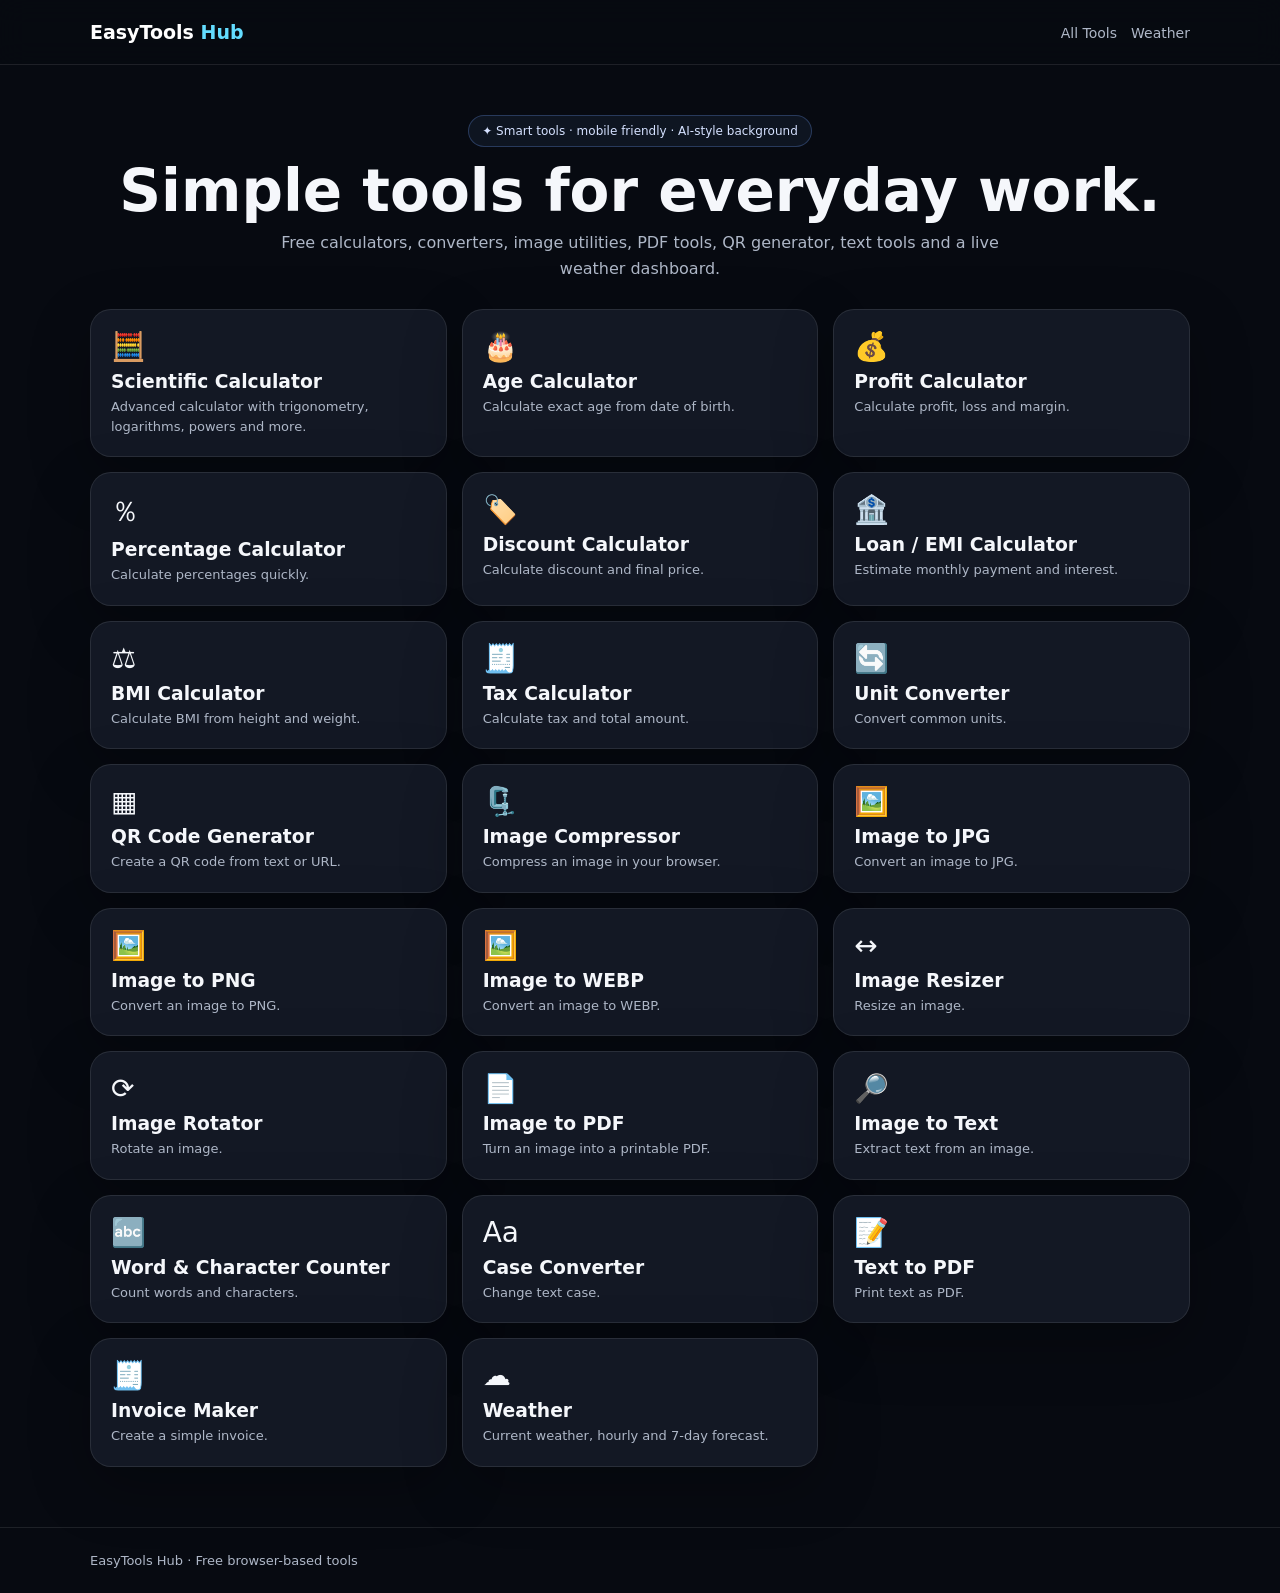
<file: index-with-scientific-calculator.html>
<!doctype html>
<html lang="en">
<head>
<meta charset="utf-8">
<meta name="viewport" content="width=device-width,initial-scale=1">
<title>EasyTools Hub - Free Online Tools</title>
<meta name="description" content="EasyTools Hub - calculators, converters, image tools, PDF tools, QR generator, text tools and weather.">
<style>
:root{--bg:#070a11;--card:#151b27e8;--card2:#222a37;--text:#f5f7fb;--muted:#aeb7c7;--line:#ffffff18;--a:#73a3ff;--a2:#63ddff}
*{box-sizing:border-box}html,body{margin:0;font-family:system-ui,Arial;color:var(--text);background:var(--bg)}
body{min-height:100vh}#bg{position:fixed;inset:0;width:100%;height:100%;z-index:-2;background:radial-gradient(circle at 15% 15%,#3b65c833,transparent 32%),radial-gradient(circle at 85% 75%,#23cce322,transparent 35%),#070a11}
.gridbg{position:fixed;inset:0;z-index:-1;opacity:.22;background-image:linear-gradient(#7aa7ff0b 1px,transparent 1px),linear-gradient(90deg,#7aa7ff0b 1px,transparent 1px);background-size:42px 42px}
.wrap{width:min(1100px,92%);margin:auto}header{position:sticky;top:0;z-index:5;background:#070a11cc;backdrop-filter:blur(14px);border-bottom:1px solid var(--line)}
.nav{height:64px;display:flex;align-items:center;justify-content:space-between}.brand{font-weight:900;color:white;text-decoration:none;font-size:19px}.brand span{color:var(--a2)}
nav a{color:var(--muted);text-decoration:none;margin-left:14px;font-size:14px}
main{padding:30px 0 60px}.hero{text-align:center;padding:20px 0 28px}.badge{display:inline-block;padding:8px 13px;border:1px solid #73a3ff44;border-radius:30px;background:#73a3ff12;color:#d5e1ff;font-size:12px}
h1{font-size:clamp(32px,7vw,58px);line-height:1;margin:15px 0 10px}.hero p{color:var(--muted);line-height:1.6;max-width:720px;margin:auto}
.grid{display:grid;grid-template-columns:repeat(3,1fr);gap:15px}.card,.toolcard{background:var(--card);border:1px solid var(--line);border-radius:21px;padding:20px;box-shadow:0 20px 60px #0004}
.toolcard{cursor:pointer;transition:.2s}.toolcard:hover{transform:translateY(-3px);border-color:#63ddff55}.toolcard h3{margin:8px 0 5px}.toolcard p{margin:0;color:var(--muted);font-size:13px;line-height:1.5}.ico{font-size:28px}
.tool{max-width:920px;margin:auto}.back{margin-bottom:14px}.back a{color:#cbd9ff;text-decoration:none}
.row{display:grid;grid-template-columns:repeat(2,1fr);gap:13px}.row3{display:grid;grid-template-columns:repeat(3,1fr);gap:13px}
label{display:block;font-size:13px;color:#cbd3e0;margin-bottom:6px}input,select,textarea,button{font:inherit}
input,select,textarea{width:100%;background:#101723;color:white;border:1px solid var(--line);border-radius:12px;padding:12px;outline:0}textarea{min-height:190px}
.actions{display:flex;gap:9px;flex-wrap:wrap;margin-top:14px}button{border:0;border-radius:12px;padding:12px 16px;font-weight:800;cursor:pointer;background:linear-gradient(135deg,var(--a),var(--a2));color:#07101a}button.secondary{background:#202a39;color:white;border:1px solid var(--line)}
.result{margin-top:16px;padding:16px;border-radius:15px;background:#ffffff08;border:1px solid var(--line);line-height:1.65}.small{color:var(--muted);font-size:13px}.hidden{display:none!important}
.weather-now{background:linear-gradient(145deg,#272d38,#202630);border-radius:24px;padding:23px}.nowmain{display:flex;justify-content:space-between;align-items:center}.temp{font-size:70px}.condition{text-align:right}.hourly{display:grid;grid-template-columns:repeat(6,1fr);gap:7px;text-align:center;color:#c6ceda;margin-top:22px}.wi{font-size:28px;margin:9px 0}.warming{margin-top:16px;padding:18px;border-radius:19px;background:#252b35}.days{display:grid;grid-template-columns:repeat(7,1fr);gap:7px;margin-top:16px}.day{background:#252b35;border-radius:17px;padding:13px 6px;text-align:center;color:#bec7d4;font-size:12px}.day.active{border:2px solid #e7ebf3;color:white;padding:11px 4px}.stats{display:grid;grid-template-columns:1fr 1fr;gap:12px;margin-top:16px}.stat{background:#252b35;border-radius:17px;padding:17px}
footer{border-top:1px solid var(--line);padding:25px 0;color:var(--muted);font-size:13px}
@media(max-width:760px){nav a{display:none}.grid,.row,.row3{grid-template-columns:1fr}.days{grid-template-columns:repeat(4,1fr)}.hourly{grid-template-columns:repeat(3,1fr)}.temp{font-size:58px}}
</style>
</head>
<body>
<canvas id="bg"></canvas><div class="gridbg"></div>
<header><div class="wrap nav"><a class="brand" href="#home">EasyTools<span> Hub</span></a><nav><a href="#home">All Tools</a><a href="#weather">Weather</a></nav></div></header>
<main class="wrap">
<section id="home">
<div class="hero"><span class="badge">✦ Smart tools · mobile friendly · AI-style background</span><h1>Simple tools for everyday work.</h1><p>Free calculators, converters, image utilities, PDF tools, QR generator, text tools and a live weather dashboard.</p></div>
<div class="grid" id="cards"></div>
</section>
<section id="toolview" class="hidden"></section>
</main>
<footer><div class="wrap">EasyTools Hub · Free browser-based tools</div></footer>
<script>
const tools=[
['calculator','🧮','Scientific Calculator','Advanced calculator with trigonometry, logarithms, powers and more.'],
['age','🎂','Age Calculator','Calculate exact age from date of birth.'],
['profit','💰','Profit Calculator','Calculate profit, loss and margin.'],
['percentage','％','Percentage Calculator','Calculate percentages quickly.'],
['discount','🏷️','Discount Calculator','Calculate discount and final price.'],
['emi','🏦','Loan / EMI Calculator','Estimate monthly payment and interest.'],
['bmi','⚖️','BMI Calculator','Calculate BMI from height and weight.'],
['tax','🧾','Tax Calculator','Calculate tax and total amount.'],
['units','🔄','Unit Converter','Convert common units.'],
['qr','▦','QR Code Generator','Create a QR code from text or URL.'],
['compress','🗜️','Image Compressor','Compress an image in your browser.'],
['jpg','🖼️','Image to JPG','Convert an image to JPG.'],
['png','🖼️','Image to PNG','Convert an image to PNG.'],
['webp','🖼️','Image to WEBP','Convert an image to WEBP.'],
['resize','↔️','Image Resizer','Resize an image.'],
['rotate','⟳','Image Rotator','Rotate an image.'],
['imagepdf','📄','Image to PDF','Turn an image into a printable PDF.'],
['ocr','🔎','Image to Text','Extract text from an image.'],
['counter','🔤','Word & Character Counter','Count words and characters.'],
['case','Aa','Case Converter','Change text case.'],
['textpdf','📝','Text to PDF','Print text as PDF.'],
['invoice','🧾','Invoice Maker','Create a simple invoice.'],
['weather','☁️','Weather','Current weather, hourly and 7-day forecast.']
];
cards.innerHTML=tools.map(t=>`<div class="toolcard" onclick="${t[0]==='calculator' ? "location.href='calculator.html'" : "location.hash='"+t[0]+"'"}"><div class="ico">${t[1]}</div><h3>${t[2]}</h3><p>${t[3]}</p></div>`).join('');
const W={0:['☀️','Clear sky'],1:['🌤️','Mainly clear'],2:['⛅','Partly cloudy'],3:['☁️','Overcast'],45:['🌫️','Fog'],48:['🌫️','Rime fog'],51:['🌦️','Light drizzle'],53:['🌦️','Drizzle'],55:['🌧️','Heavy drizzle'],61:['🌦️','Light rain'],63:['🌧️','Rain'],65:['🌧️','Heavy rain'],71:['🌨️','Light snow'],73:['❄️','Snow'],75:['❄️','Heavy snow'],80:['🌦️','Rain showers'],81:['🌧️','Rain showers'],82:['⛈️','Heavy showers'],95:['⛈️','Thunderstorm'],96:['⛈️','Thunderstorm'],99:['⛈️','Thunderstorm']};
function shell(title,html){toolview.innerHTML=`<div class="tool"><div class="back"><a href="#home">← All Tools</a></div><div class="hero"><span class="badge">✦ AI-style tool</span><h1>${title}</h1></div><div class="card">${html}</div></div>`;home.classList.add('hidden');toolview.classList.remove('hidden')}
function numTool(title,label1,label2,fn){shell(title,`<div class="row"><div><label>${label1}</label><input id="a" type="number"></div><div><label>${label2}</label><input id="b" type="number"></div></div><div class="actions"><button onclick="${fn}()">Calculate</button></div><div id="out" class="result"></div>`)}
function go(hash){let id=hash.replace('#','');if(!id||id==='home'){home.classList.remove('hidden');toolview.classList.add('hidden');return}
if(id==='age')shell('Age Calculator',`<label>Date of birth</label><input id="dob" type="date"><div class="actions"><button onclick="age()">Calculate Age</button></div><div id="out" class="result">Enter your date of birth.</div>`);
else if(id==='profit')numTool('Profit Calculator','Cost','Revenue','profit');
else if(id==='percentage')numTool('Percentage Calculator','Part','Total','percentage');
else if(id==='discount')numTool('Discount Calculator','Price','Discount %','discount');
else if(id==='emi')shell('Loan / EMI Calculator',`<div class="row3"><div><label>Loan amount</label><input id="p" type="number" value="100000"></div><div><label>Annual interest %</label><input id="r" type="number" value="10"></div><div><label>Years</label><input id="y" type="number" value="5"></div></div><div class="actions"><button onclick="emi()">Calculate EMI</button></div><div id="out" class="result"></div>`);
else if(id==='bmi')shell('BMI Calculator',`<div class="row"><div><label>Weight kg</label><input id="w" type="number"></div><div><label>Height cm</label><input id="h" type="number"></div></div><div class="actions"><button onclick="bmi()">Calculate BMI</button></div><div id="out" class="result"></div>`);
else if(id==='tax')numTool('Tax Calculator','Amount','Tax %','tax');
else if(id==='units')shell('Unit Converter',`<div class="row3"><div><label>Value</label><input id="uv" type="number" value="1"></div><div><label>From</label><select id="uf"><option>km</option><option>m</option><option>cm</option><option>mi</option><option>kg</option><option>lb</option><option>C</option><option>F</option></select></div><div><label>To</label><select id="ut"><option>m</option><option>km</option><option>cm</option><option>mi</option><option>kg</option><option>lb</option><option>C</option><option>F</option></select></div></div><div class="actions"><button onclick="units()">Convert</button></div><div id="out" class="result"></div>`);
else if(id==='qr')shell('QR Code Generator',`<label>Text or URL</label><input id="q" placeholder="https://example.com"><div class="actions"><button onclick="qr()">Generate QR</button></div><div id="out" class="result" style="text-align:center"></div>`);
else if(['compress','jpg','png','webp'].includes(id))imageTool(id);
else if(id==='resize')shell('Image Resizer',`<label>Choose image</label><input id="file" type="file" accept="image/*"><div class="row"><div><label>Width</label><input id="nw" type="number"></div><div><label>Height</label><input id="nh" type="number"></div></div><div class="actions"><button onclick="resizeImg()">Resize & Download</button></div><div id="out" class="result"></div>`);
else if(id==='rotate')shell('Image Rotator',`<label>Choose image</label><input id="file" type="file" accept="image/*"><div class="actions"><button onclick="rotate(90)">Rotate 90°</button><button class="secondary" onclick="rotate(180)">Rotate 180°</button></div><div id="out" class="result"></div>`);
else if(id==='imagepdf')shell('Image to PDF',`<label>Choose image</label><input id="file" type="file" accept="image/*"><div class="actions"><button onclick="imagePDF()">Open PDF print view</button></div><div id="out" class="result"></div>`);
else if(id==='ocr')shell('Image to Text',`<label>Choose image</label><input id="file" type="file" accept="image/*"><div class="actions"><button onclick="ocr()">Extract Text</button></div><textarea id="out" placeholder="OCR result"></textarea><p class="small">OCR uses Tesseract.js and needs internet on first load.</p>`);
else if(id==='counter')shell('Word & Character Counter',`<textarea id="txt" oninput="counter()" placeholder="Type or paste text..."></textarea><div id="out" class="result">Words: 0 · Characters: 0 · Lines: 0</div>`);
else if(id==='case')shell('Case Converter',`<textarea id="txt" placeholder="Enter text..."></textarea><div class="actions"><button onclick="cas('upper')">UPPERCASE</button><button onclick="cas('lower')">lowercase</button><button onclick="cas('title')">Title Case</button><button onclick="cas('sentence')">Sentence case</button></div>`);
else if(id==='textpdf')shell('Text to PDF',`<textarea id="txt" placeholder="Write or paste text..."></textarea><div class="actions"><button onclick="textPDF()">Open PDF print view</button></div>`);
else if(id==='invoice')shell('Invoice Maker',`<div class="row"><div><label>Business</label><input id="biz"></div><div><label>Customer</label><input id="cus"></div></div><div class="row"><div><label>Item</label><input id="item"></div><div><label>Amount</label><input id="amt" type="number"></div></div><div class="actions"><button onclick="invoice()">Create Invoice</button></div><div id="out" class="result"></div>`);
else if(id==='weather')weatherPage();
}
function age(){let d=new Date(dob.value),n=new Date(),y=n.getFullYear()-d.getFullYear(),m=n.getMonth()-d.getMonth(),da=n.getDate()-d.getDate();if(da<0){m--;da+=new Date(n.getFullYear(),n.getMonth(),0).getDate()}if(m<0){y--;m+=12}out.innerHTML=`<b>${y} years, ${m} months, ${da} days</b>`}
function profit(){let c=+a.value,r=+b.value,p=r-c;out.innerHTML=`<b>${p>=0?'Profit':'Loss'}: ${p.toFixed(2)}</b><br>Margin: ${r?(p/r*100).toFixed(2):0}%`}
function percentage(){out.innerHTML=`<b>${(+b.value?(+a.value/+b.value*100):0).toFixed(2)}%</b>`}
function discount(){let p=+a.value,d=+b.value,s=p*d/100;out.innerHTML=`Discount: <b>${s.toFixed(2)}</b><br>Final price: <b>${(p-s).toFixed(2)}</b>`}
function tax(){let p=+a.value,t=+b.value,s=p*t/100;out.innerHTML=`Tax: <b>${s.toFixed(2)}</b><br>Total: <b>${(p+s).toFixed(2)}</b>`}
function emi(){let P=+p.value,R=+r.value/1200,N=+y.value*12,e=R?P*R*(1+R)**N/((1+R)**N-1):P/N;out.innerHTML=`Monthly EMI: <b>${e.toFixed(2)}</b><br>Total payment: ${(e*N).toFixed(2)}<br>Total interest: ${(e*N-P).toFixed(2)}`}
function bmi(){let b=+w.value/((+h.value/100)**2);out.innerHTML=`BMI: <b>${b.toFixed(1)}</b><br>${b<18.5?'Underweight':b<25?'Normal range':b<30?'Overweight':'Obesity'}`}
function units(){let x=+uv.value,A=uf.value,B=ut.value,L={m:1,km:1000,cm:.01,mi:1609.344},Q={kg:1,lb:.45359237},z=A in L&&B in L?x*L[A]/L[B]:A in Q&&B in Q?x*Q[A]/Q[B]:A==='C'&&B==='F'?x*9/5+32:A==='F'&&B==='C'?(x-32)*5/9:A===B?x:null;out.innerHTML=z===null?'Choose compatible units.':`<b>${z.toFixed(4)}</b> ${B}`}
function qr(){let s=encodeURIComponent(q.value.trim());out.innerHTML=s?`<img style="max-width:280px" src="https://api.qrserver.com/v1/create-qr-code/?size=280x280&data=${s}">`:'Enter text or URL.'}
function imageTool(id){let title={compress:'Image Compressor',jpg:'Image to JPG',png:'Image to PNG',webp:'Image to WEBP'}[id];shell(title,`<label>Choose image</label><input id="file" type="file" accept="image/*"><div class="actions"><button onclick="convertImage('${id}')">Convert & Download</button></div><div id="out" class="result"></div>`)}
function readImage(){let f=file.files[0];return f?new Promise(res=>{let i=new Image();i.onload=()=>res(i);i.src=URL.createObjectURL(f)}):null}
async function convertImage(id){let i=await readImage();if(!i)return out.textContent='Choose an image.';let c=document.createElement('canvas');c.width=i.width;c.height=i.height;c.getContext('2d').drawImage(i,0,0);let type=id==='jpg'||id==='compress'?'image/jpeg':id==='png'?'image/png':'image/webp';c.toBlob(b=>download(b,'easytools.'+type.split('/')[1]),type,id==='compress'?.55:.9)}
async function resizeImg(){let i=await readImage();if(!i)return;let w=+nw.value||i.width,h=+nh.value||i.height,c=document.createElement('canvas');c.width=w;c.height=h;c.getContext('2d').drawImage(i,0,0,w,h);c.toBlob(b=>download(b,'resized.jpg'),'image/jpeg',.88)}
async function rotate(deg){let i=await readImage();if(!i)return;let c=document.createElement('canvas'),s=deg%180?1:0;c.width=s?i.height:i.width;c.height=s?i.width:i.height;let g=c.getContext('2d');g.translate(c.width/2,c.height/2);g.rotate(deg*Math.PI/180);g.drawImage(i,-i.width/2,-i.height/2);c.toBlob(b=>download(b,'rotated.jpg'),'image/jpeg',.9)}
function download(b,n){let a=document.createElement('a');a.href=URL.createObjectURL(b);a.download=n;a.click()}
async function imagePDF(){let f=file.files[0];if(!f)return;let src=URL.createObjectURL(f),w=open('');w.document.write(`<html><body style="text-align:center"><img src="${src}" style="max-width:100%"><script>onload=()=>print()<\/script></body></html>`);w.document.close()}
async function ocr(){if(!window.Tesseract){let s=document.createElement('script');s.src='https://cdn.jsdelivr.net/npm/tesseract.js@5/dist/tesseract.min.js';document.body.appendChild(s);await new Promise(r=>s.onload=r)}let f=file.files[0];if(!f)return out.value='Choose an image.';out.value='Reading image...';let r=await Tesseract.recognize(f,'eng');out.value=r.data.text}
function counter(){let s=txt.value;out.innerHTML=`Words: <b>${s.trim()?s.trim().split(/\\s+/).length:0}</b> · Characters: <b>${s.length}</b> · Lines: <b>${s?s.split('\\n').length:0}</b>`}
function cas(k){let s=txt.value;if(k==='upper')txt.value=s.toUpperCase();if(k==='lower')txt.value=s.toLowerCase();if(k==='title')txt.value=s.toLowerCase().replace(/\\b\\w/g,c=>c.toUpperCase());if(k==='sentence')txt.value=s.toLowerCase().replace(/(^|[.!?]\\s+)\\w/g,c=>c.toUpperCase())}
function textPDF(){let safe=txt.value.replace(/&/g,'&amp;').replace(/</g,'&lt;').replace(/>/g,'&gt;').replace(/\\n/g,'<br>'),w=open('');w.document.write(`<html><body style="font:16px Arial;line-height:1.6;padding:30px">${safe}<script>onload=()=>print()<\/script></body></html>`);w.document.close()}
function invoice(){let a=+amt.value||0;out.innerHTML=`<div style="background:white;color:#111;padding:24px;border-radius:12px"><h2>${biz.value||'Invoice'}</h2><p>Bill to: ${cus.value||'Customer'}</p><hr><p>${item.value||'Item'} <b style="float:right">${a.toFixed(2)}</b></p><hr><h3>Total <span style="float:right">${a.toFixed(2)}</span></h3><button onclick="print()">Print / Save PDF</button></div>`}
function weatherPage(){shell('Weather',`<div class="weather-search" style="display:flex;gap:8px;margin-bottom:12px"><input id="city" value="Kasur" placeholder="Search city"><button onclick="loadWeather()">Search</button></div><div id="status" class="small">Loading weather...</div><div class="weather-now"><div>Now</div><div class="nowmain"><div><div id="temp" class="temp">--°</div><div id="place" class="small">--</div></div><div class="condition"><div id="icon" style="font-size:55px">☁️</div><div id="cond">Loading...</div><div class="small">Feels like <span id="feels">--</span>°</div></div></div><div id="hourly" class="hourly"></div></div><div id="trend" class="warming">↗ Weather trend loading...</div><div id="days" class="days"></div><div class="stats"><div class="stat">🌧️ <b>Precipitation</b><div id="rain" class="small">--%</div></div><div class="stat">💨 <b>Wind</b><div id="wind" class="small">-- km/h</div></div></div>`);loadWeather()}
async function loadWeather(){try{status.textContent='Updating weather...';let g=await fetch('https://geocoding-api.open-meteo.com/v1/search?name='+encodeURIComponent(city.value)+'&count=1&language=en&format=json').then(r=>r.json());if(!g.results?.length)throw Error('City not found');let q=g.results[0];let u=`https://api.open-meteo.com/v1/forecast?latitude=${q.latitude}&longitude=${q.longitude}&current=temperature_2m,apparent_temperature,weather_code,wind_speed_10m&hourly=temperature_2m,weather_code&daily=weather_code,temperature_2m_max,temperature_2m_min,precipitation_probability_max&timezone=auto&forecast_days=7`;let d=await fetch(u).then(r=>r.json()),c=d.current,m=W[c.weather_code]||['☁️','Weather'];place.textContent=q.name+(q.country?', '+q.country:'');temp.textContent=Math.round(c.temperature_2m)+'°';feels.textContent=Math.round(c.apparent_temperature);icon.textContent=m[0];cond.textContent=m[1];wind.textContent=Math.round(c.wind_speed_10m)+' km/h';rain.textContent=Math.round(d.daily.precipitation_probability_max[0]||0)+'%';let hs=d.hourly.time.map((t,i)=>({t,i})).filter(o=>new Date(o.t)>=new Date(c.time)).slice(0,6);hourly.innerHTML=hs.map(o=>`<div>${Math.round(d.hourly.temperature_2m[o.i])}°<div class="wi">${(W[d.hourly.weather_code[o.i]]||['☁️'])[0]}</div><div>${new Date(o.t).toLocaleTimeString([],{hour:'numeric'})}</div></div>`).join('');days.innerHTML=d.daily.time.map((t,i)=>`<div class="day ${i===0?'active':''}">${i===0?'Today':new Date(t).toLocaleDateString([],{weekday:'short'})}<div class="wi">${(W[d.daily.weather_code[i]]||['☁️'])[0]}</div>${Math.round(d.daily.temperature_2m_max[i])}°/${Math.round(d.daily.temperature_2m_min[i])}°</div>`).join('');let delta=Math.round(d.daily.temperature_2m_max[6]-d.daily.temperature_2m_max[0]);trend.textContent=(delta>=0?'↗ Warming':'↘ Cooling')+' expected over the next 6 days';status.textContent='Updated from Open-Meteo';}catch(e){status.textContent=e.message||'Weather unavailable.'}}
addEventListener('hashchange',()=>go(location.hash));go(location.hash||'#home');
// lightweight animated AI/neural background
const c=document.getElementById('bg'),x=c.getContext('2d');let w,h,p=[];
function rs(){w=innerWidth;h=innerHeight;c.width=w*devicePixelRatio;c.height=h*devicePixelRatio;x.setTransform(devicePixelRatio,0,0,devicePixelRatio,0,0);p=Array.from({length:w<700?32:55},()=>({x:Math.random()*w,y:Math.random()*h,vx:(Math.random()-.5)*.25,vy:(Math.random()-.5)*.25}))}function anim(){x.clearRect(0,0,w,h);p.forEach(a=>{a.x+=a.vx;a.y+=a.vy;if(a.x<0||a.x>w)a.vx*=-1;if(a.y<0||a.y>h)a.vy*=-1;x.fillStyle='#79b6ffb8';x.beginPath();x.arc(a.x,a.y,1.4,0,7);x.fill()});for(let i=0;i<p.length;i++)for(let j=i+1;j<p.length;j++){let a=p[i],b=p[j],d=Math.hypot(a.x-b.x,a.y-b.y);if(d<125){x.strokeStyle=`rgba(92,178,255,${(1-d/125)*.14})`;x.beginPath();x.moveTo(a.x,a.y);x.lineTo(b.x,b.y);x.stroke()}}requestAnimationFrame(anim)}addEventListener('resize',rs);rs();anim();
</script>
</body></html>
</file>
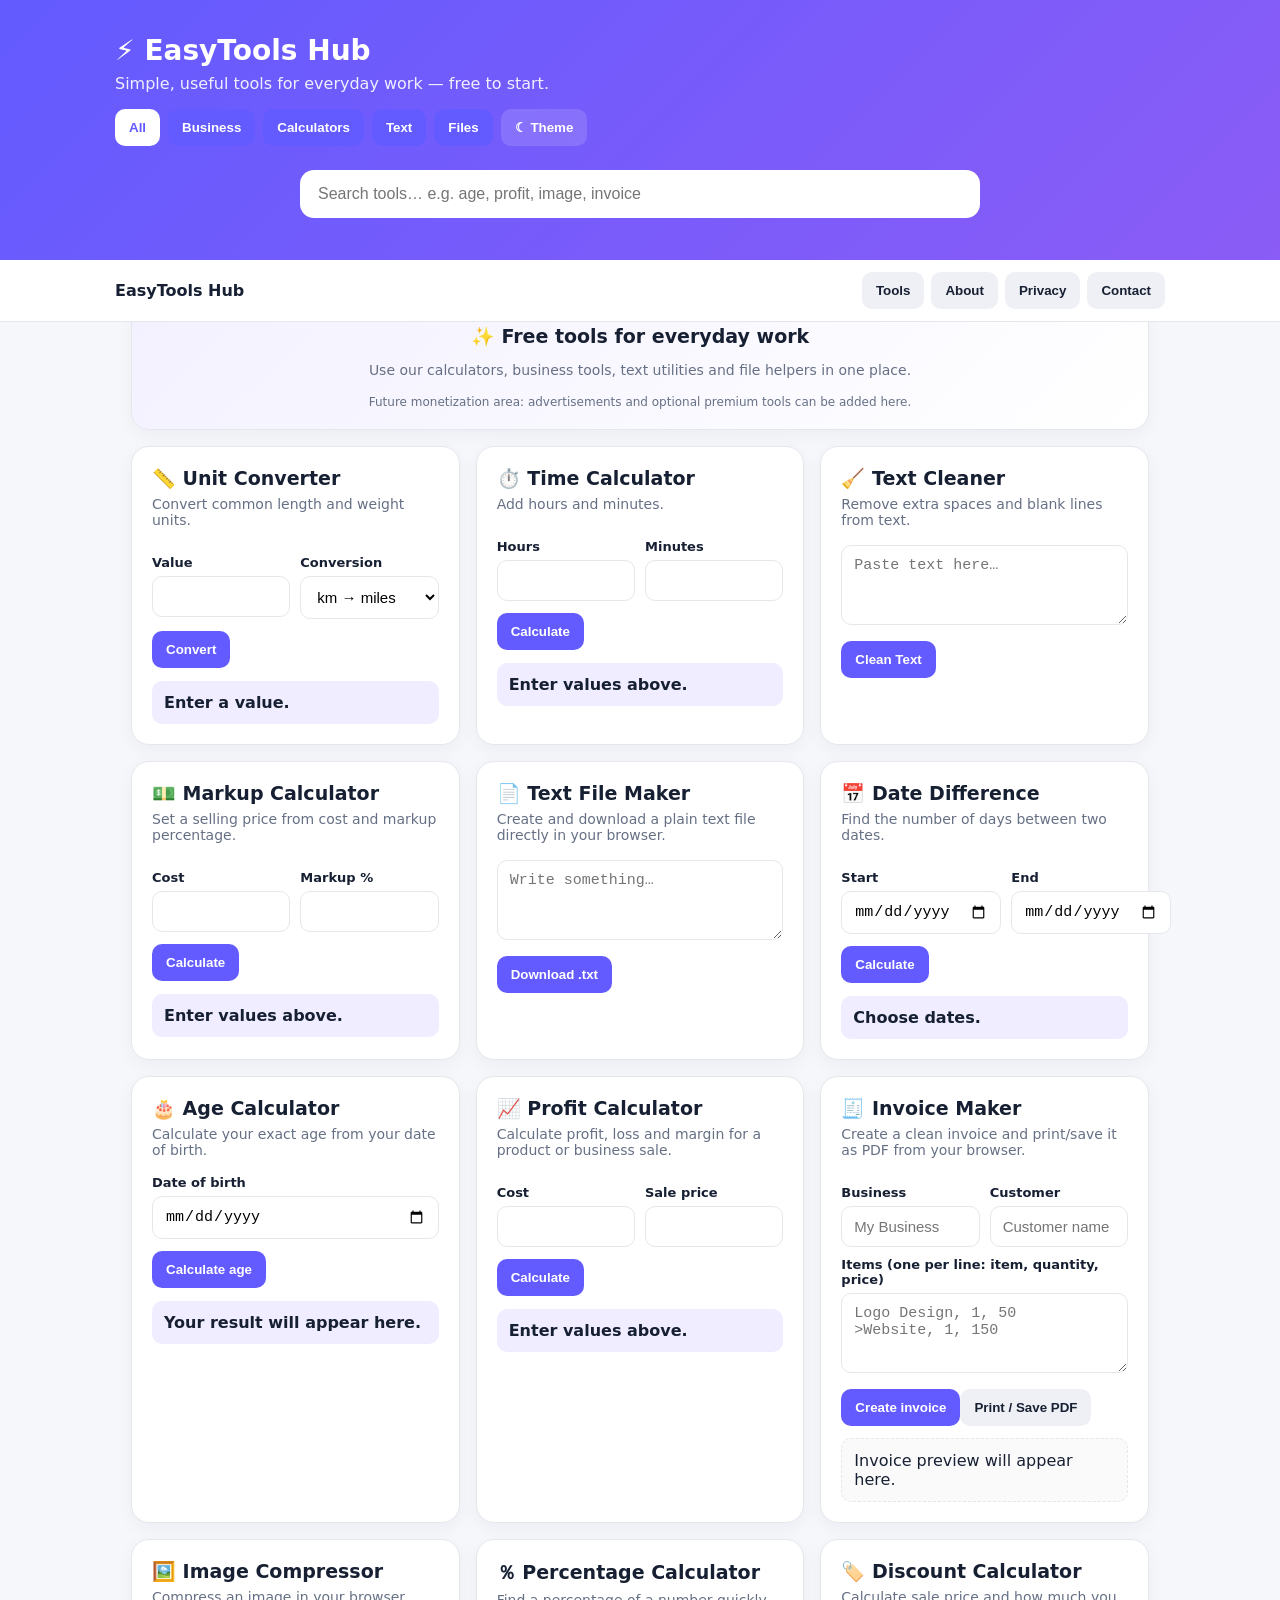
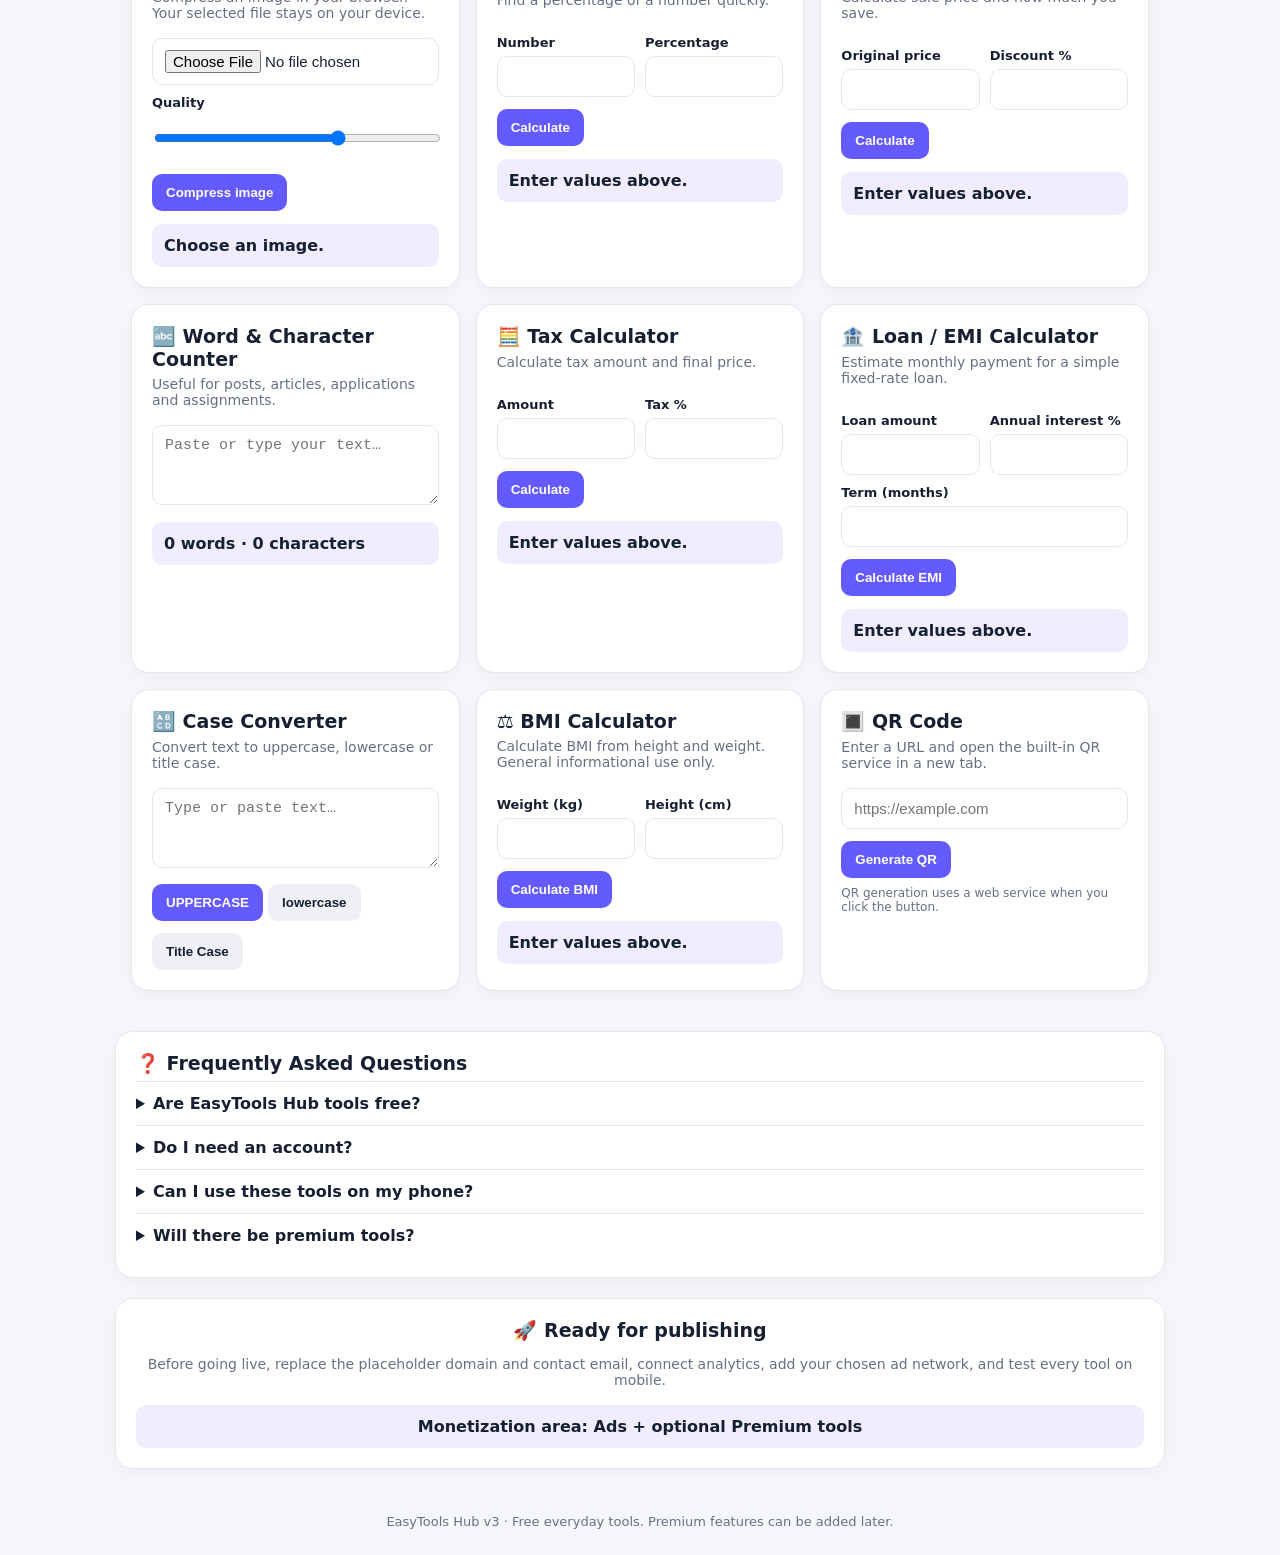
<file: index[1].html>
<!doctype html>
<html lang="en">
<head>
<meta charset="utf-8">
<meta name="viewport" content="width=device-width,initial-scale=1">
<title>EasyTools Hub — Free Online Tools & Calculators</title>
<link rel="canonical" href="https://example.com/">
<meta property="og:title" content="EasyTools Hub — Free Online Tools">
<meta property="og:description" content="Fast, simple online calculators, business tools, text utilities and file tools.">
<meta property="og:type" content="website">
<meta name="description" content="Free online calculators, business tools, text utilities, image tools and everyday productivity tools. Fast and simple to use.">
<meta name="keywords" content="free online tools, calculator, invoice maker, profit calculator, percentage calculator, image compressor, text tools">
<meta name="robots" content="index,follow">
<style>
:root{--bg:#f5f7fb;--card:#fff;--text:#172033;--muted:#667085;--line:#e4e7ec;--primary:#635bff;--soft:#efedff;--good:#087443}
*{box-sizing:border-box}body{margin:0;background:var(--bg);font-family:Inter,system-ui,Arial,sans-serif;color:var(--text)}
header{background:linear-gradient(135deg,#635bff,#8b5cf6);color:#fff;padding:34px 18px 42px}
.wrap{max-width:1050px;margin:auto}.brand{font-size:28px;font-weight:800}.tag{opacity:.9;margin-top:7px}
.search{margin:24px auto 0;max-width:680px}.search input{width:100%;padding:15px 18px;border:0;border-radius:14px;font-size:16px;outline:0}
main{max-width:1050px;margin:-18px auto 40px;padding:0 16px}.grid{display:grid;grid-template-columns:repeat(auto-fit,minmax(280px,1fr));gap:16px}
.card{background:var(--card);border:1px solid var(--line);border-radius:18px;padding:20px;box-shadow:0 5px 18px #1720330b}
.card h2{font-size:19px;margin:0 0 6px}.desc{color:var(--muted);font-size:14px;margin-bottom:17px}
label{display:block;font-size:13px;font-weight:700;margin:10px 0 6px}input,textarea,select{width:100%;padding:11px 12px;border:1px solid var(--line);border-radius:10px;font-size:15px;background:#fff}textarea{min-height:80px;resize:vertical}
.row{display:grid;grid-template-columns:1fr 1fr;gap:10px}.btn{margin-top:12px;border:0;border-radius:10px;padding:11px 14px;background:var(--primary);color:#fff;font-weight:750;cursor:pointer}.btn.alt{background:#eef0f5;color:var(--text)}.result{margin-top:13px;padding:12px;border-radius:10px;background:var(--soft);font-weight:750}
.tool.hidden{display:none}.dark{--bg:#10131a;--card:#181c25;--text:#f4f5f7;--muted:#a7afbf;--line:#303746}.dark input,.dark textarea,.dark select{background:#11151d;color:#fff}.tip{font-size:12px;color:var(--muted);margin-top:8px}footer{text-align:center;color:var(--muted);padding:25px;font-size:13px}
.invoice-output{white-space:pre-wrap;background:#fafafa;border:1px dashed var(--line);padding:12px;border-radius:10px;margin-top:12px}
canvas{max-width:100%;border:1px solid var(--line);border-radius:10px;margin-top:12px}
@media(max-width:560px){.row{grid-template-columns:1fr}.brand{font-size:24px}}
details{border-top:1px solid var(--line);padding:12px 0}summary{cursor:pointer;font-weight:700}details p{color:var(--muted)}
</style>
</head>
<body>
<header><div class="wrap">
<div class="brand">⚡ EasyTools Hub</div>
<div class="tag">Simple, useful tools for everyday work — free to start.</div>
<div style="margin-top:16px;display:flex;gap:8px;flex-wrap:wrap">
<button class="btn" style="margin:0;background:#fff;color:#635bff" onclick="filterCat('all')">All</button>
<button class="btn" style="margin:0" onclick="filterCat('business')">Business</button>
<button class="btn" style="margin:0" onclick="filterCat('calculators')">Calculators</button>
<button class="btn" style="margin:0" onclick="filterCat('text')">Text</button>
<button class="btn" style="margin:0" onclick="filterCat('files')">Files</button>
<button class="btn" style="margin:0;background:#ffffff22" onclick="document.body.classList.toggle('dark')">☾ Theme</button>
</div>
<div class="search"><input id="search" placeholder="Search tools… e.g. age, profit, image, invoice"></div>
</div></header>

<nav style="background:#fff;border-bottom:1px solid #e4e7ec;padding:12px 16px;position:sticky;top:0;z-index:5">
<div class="wrap" style="display:flex;gap:10px;align-items:center;justify-content:space-between">
<div style="font-weight:800">EasyTools Hub</div>
<div style="display:flex;gap:7px;flex-wrap:wrap">
<button class="btn alt" style="margin:0" onclick="showPage('home')">Tools</button>
<button class="btn alt" style="margin:0" onclick="showPage('about')">About</button>
<button class="btn alt" style="margin:0" onclick="showPage('privacy')">Privacy</button>
<button class="btn alt" style="margin:0" onclick="showPage('contact')">Contact</button>
</div></div></nav>
<div id="pageInfo" style="display:none;max-width:900px;margin:25px auto;padding:0 18px">
<section id="aboutPage" class="card" style="display:none"><h2>About EasyTools Hub</h2><p>EasyTools Hub is designed to provide simple browser-based tools for everyday tasks, business calculations, writing and file utilities.</p><p>Our goal is to keep common tasks fast, simple and accessible.</p></section>
<section id="privacyPage" class="card" style="display:none"><h2>Privacy</h2><p>Many tools process information directly in your browser. Do not enter sensitive or confidential information into any tool unless you understand how it is processed.</p><p>This starter version does not include user accounts or payment processing.</p></section>
<section id="contactPage" class="card" style="display:none"><h2>Contact</h2><p>For feedback, partnerships or tool requests, add your business email here before publishing the site.</p><div class="result">Email: your-email@example.com</div></section>
</div>
<main id="homePage">
<section class="card" style="margin-bottom:16px;text-align:center;background:linear-gradient(135deg,#f3f1ff,#fff)">
<h2>✨ Free tools for everyday work</h2>
<p class="desc">Use our calculators, business tools, text utilities and file helpers in one place.</p>
<div class="tip">Future monetization area: advertisements and optional premium tools can be added here.</div>
</section>
<div class="grid" id="tools">
<section class="card tool" data-cat="calculators" data-name="unit converter length km miles kg lb">
<h2>📏 Unit Converter</h2><div class="desc">Convert common length and weight units.</div>
<div class="row"><div><label>Value</label><input id="unitVal" type="number"></div>
<div><label>Conversion</label><select id="unitType"><option value="kmmi">km → miles</option><option value="mikm">miles → km</option><option value="kglb">kg → lb</option><option value="lbkg">lb → kg</option></select></div></div>
<button class="btn" onclick="unitCalc()">Convert</button><div id="unitResult" class="result">Enter a value.</div></section>

<section class="card tool" data-cat="calculators" data-name="time calculator">
<h2>⏱️ Time Calculator</h2><div class="desc">Add hours and minutes.</div>
<div class="row"><div><label>Hours</label><input id="hrs" type="number"></div><div><label>Minutes</label><input id="mins" type="number"></div></div>
<button class="btn" onclick="timeCalc()">Calculate</button><div id="timeResult" class="result">Enter values above.</div></section>

<section class="card tool" data-cat="text" data-name="remove spaces text cleaner">
<h2>🧹 Text Cleaner</h2><div class="desc">Remove extra spaces and blank lines from text.</div>
<textarea id="cleanText" placeholder="Paste text here…"></textarea>
<button class="btn" onclick="cleanTextDo()">Clean Text</button></section>

<section class="card tool" data-cat="business" data-name="markup calculator pricing">
<h2>💵 Markup Calculator</h2><div class="desc">Set a selling price from cost and markup percentage.</div>
<div class="row"><div><label>Cost</label><input id="markCost" type="number"></div><div><label>Markup %</label><input id="markPct" type="number"></div></div>
<button class="btn" onclick="markupCalc()">Calculate</button><div id="markResult" class="result">Enter values above.</div></section>

<section class="card tool" data-cat="files" data-name="text download">
<h2>📄 Text File Maker</h2><div class="desc">Create and download a plain text file directly in your browser.</div>
<textarea id="fileText" placeholder="Write something…"></textarea>
<button class="btn" onclick="downloadText()">Download .txt</button></section>

<section class="card tool" data-cat="calculators" data-name="date difference calculator">
<h2>📅 Date Difference</h2><div class="desc">Find the number of days between two dates.</div>
<div class="row"><div><label>Start</label><input id="dateA" type="date"></div><div><label>End</label><input id="dateB" type="date"></div></div>
<button class="btn" onclick="dateDiff()">Calculate</button><div id="dateResult" class="result">Choose dates.</div></section>



<section class="card tool" data-cat="calculators" data-name="age calculator date age birthday">
<h2>🎂 Age Calculator</h2><div class="desc">Calculate your exact age from your date of birth.</div>
<label>Date of birth</label><input id="dob" type="date"><button class="btn" onclick="ageCalc()">Calculate age</button>
<div id="ageResult" class="result">Your result will appear here.</div></section>

<section class="card tool" data-cat="business" data-name="profit calculator business profit margin">
<h2>📈 Profit Calculator</h2><div class="desc">Calculate profit, loss and margin for a product or business sale.</div>
<div class="row"><div><label>Cost</label><input id="cost" type="number" min="0" step="0.01"></div>
<div><label>Sale price</label><input id="sale" type="number" min="0" step="0.01"></div></div>
<button class="btn" onclick="profitCalc()">Calculate</button><div id="profitResult" class="result">Enter values above.</div></section>

<section class="card tool" data-cat="business" data-name="invoice invoice maker business receipt">
<h2>🧾 Invoice Maker</h2><div class="desc">Create a clean invoice and print/save it as PDF from your browser.</div>
<div class="row"><div><label>Business</label><input id="biz" placeholder="My Business"></div><div><label>Customer</label><input id="cust" placeholder="Customer name"></div></div>
<label>Items (one per line: item, quantity, price)</label>
<textarea id="items" placeholder="Logo Design, 1, 50&#10>Website, 1, 150"></textarea>
<button class="btn" onclick="makeInvoice()">Create invoice</button><button class="btn alt" onclick="window.print()">Print / Save PDF</button>
<div id="invoiceResult" class="invoice-output">Invoice preview will appear here.</div></section>

<section class="card tool" data-cat="files" data-name="image compressor image resize compress">
<h2>🖼️ Image Compressor</h2><div class="desc">Compress an image in your browser. Your selected file stays on your device.</div>
<input id="imgFile" type="file" accept="image/*"><label>Quality</label><input id="quality" type="range" min=".1" max="1" step=".05" value=".7">
<button class="btn" onclick="compressImage()">Compress image</button><div id="imgResult" class="result">Choose an image.</div></section>

<section class="card tool" data-cat="calculators" data-name="percentage calculator discount">
<h2>％ Percentage Calculator</h2><div class="desc">Find a percentage of a number quickly.</div>
<div class="row"><div><label>Number</label><input id="pctNum" type="number"></div><div><label>Percentage</label><input id="pct" type="number"></div></div>
<button class="btn" onclick="pctCalc()">Calculate</button><div id="pctResult" class="result">Enter values above.</div></section>

<section class="card tool" data-cat="calculators" data-name="discount calculator sale">
<h2>🏷️ Discount Calculator</h2><div class="desc">Calculate sale price and how much you save.</div>
<div class="row"><div><label>Original price</label><input id="orig" type="number"></div><div><label>Discount %</label><input id="disc" type="number"></div></div>
<button class="btn" onclick="discCalc()">Calculate</button><div id="discResult" class="result">Enter values above.</div></section>

<section class="card tool" data-cat="text" data-name="word counter text counter">
<h2>🔤 Word & Character Counter</h2><div class="desc">Useful for posts, articles, applications and assignments.</div>
<textarea id="counterText" placeholder="Paste or type your text…"></textarea>
<div id="counterResult" class="result">0 words · 0 characters</div></section>

<section class="card tool" data-cat="business" data-name="tax calculator sales tax vat">
<h2>🧮 Tax Calculator</h2><div class="desc">Calculate tax amount and final price.</div>
<div class="row"><div><label>Amount</label><input id="taxAmt" type="number"></div><div><label>Tax %</label><input id="taxPct" type="number"></div></div>
<button class="btn" onclick="taxCalc()">Calculate</button><div id="taxResult" class="result">Enter values above.</div></section>

<section class="card tool" data-cat="calculators" data-name="loan calculator emi">
<h2>🏦 Loan / EMI Calculator</h2><div class="desc">Estimate monthly payment for a simple fixed-rate loan.</div>
<div class="row"><div><label>Loan amount</label><input id="loan" type="number"></div><div><label>Annual interest %</label><input id="rate" type="number" step=".01"></div></div>
<label>Term (months)</label><input id="months" type="number">
<button class="btn" onclick="emiCalc()">Calculate EMI</button><div id="emiResult" class="result">Enter values above.</div></section>

<section class="card tool" data-cat="text" data-name="case converter uppercase lowercase text">
<h2>🔠 Case Converter</h2><div class="desc">Convert text to uppercase, lowercase or title case.</div>
<textarea id="caseText" placeholder="Type or paste text…"></textarea>
<button class="btn" onclick="caseDo('upper')">UPPERCASE</button>
<button class="btn alt" onclick="caseDo('lower')">lowercase</button>
<button class="btn alt" onclick="caseDo('title')">Title Case</button></section>

<section class="card tool" data-cat="calculators" data-name="bmi calculator health">
<h2>⚖️ BMI Calculator</h2><div class="desc">Calculate BMI from height and weight. General informational use only.</div>
<div class="row"><div><label>Weight (kg)</label><input id="weight" type="number"></div><div><label>Height (cm)</label><input id="height" type="number"></div></div>
<button class="btn" onclick="bmiCalc()">Calculate BMI</button><div id="bmiResult" class="result">Enter values above.</div></section>

<section class="card tool" data-cat="files" data-cat="files" data-name="qr code generator qr">
<h2>🔳 QR Code</h2><div class="desc">Enter a URL and open the built-in QR service in a new tab.</div>
<input id="qrText" placeholder="https://example.com">
<button class="btn" onclick="makeQR()">Generate QR</button>
<div class="tip">QR generation uses a web service when you click the button.</div></section>

</div>
</main>

<section class="card" style="max-width:1050px;margin:0 auto 20px">
<h2>❓ Frequently Asked Questions</h2>
<details><summary>Are EasyTools Hub tools free?</summary><p>Yes. The starter version is designed around free browser-based tools.</p></details>
<details><summary>Do I need an account?</summary><p>No account is required for the current prototype.</p></details>
<details><summary>Can I use these tools on my phone?</summary><p>Yes. The interface is responsive and designed for mobile and desktop screens.</p></details>
<details><summary>Will there be premium tools?</summary><p>Premium features can be added later without removing the free tools.</p></details>
</section>
<section class="card" style="max-width:1050px;margin:0 auto 20px;text-align:center">
<h2>🚀 Ready for publishing</h2>
<p class="desc">Before going live, replace the placeholder domain and contact email, connect analytics, add your chosen ad network, and test every tool on mobile.</p>
<div class="result">Monetization area: Ads + optional Premium tools</div>
</section>
<footer>EasyTools Hub v3 · Free everyday tools. Premium features can be added later.</footer>

<script>
const $=id=>document.getElementById(id);
function ageCalc(){let v=$('dob').value;if(!v)return;$d=new Date(v+'T00:00:00');let t=new Date();let y=t.getFullYear()-$d.getFullYear(),m=t.getMonth()-$d.getMonth(),d=t.getDate()-$d.getDate();if(d<0){m--;d+=new Date(t.getFullYear(),t.getMonth(),0).getDate()}if(m<0){y--;m+=12}$('ageResult').textContent=`${y} years, ${m} months, ${d} days old.`}
function profitCalc(){let c=+$('cost').value,s=+$('sale').value,p=s-c,margin=s?((p/s)*100):0;$('profitResult').textContent=p>=0?`Profit: ${p.toFixed(2)} · Margin: ${margin.toFixed(2)}%`:`Loss: ${Math.abs(p).toFixed(2)}`}
function pctCalc(){let n=+$('pctNum').value,p=+$('pct').value;$('pctResult').textContent=`${p}% of ${n} = ${(n*p/100).toFixed(2)}`}
function discCalc(){let o=+$('orig').value,d=+$('disc').value,s=o-(o*d/100);$('discResult').textContent=`You save ${ (o*d/100).toFixed(2) } · Sale price: ${s.toFixed(2)}`}
$('counterText').addEventListener('input',()=>{let t=$('counterText').value.trim();let w=t?t.split(/\s+/).length:0;$('counterResult').textContent=`${w} words · ${$('counterText').value.length} characters`})
function makeInvoice(){let lines=$('items').value.split(/\n/).map(x=>{let a=x.split(',').map(s=>s.trim());return {n:a[0]||'',q:+a[1]||0,p:+a[2]||0}}).filter(x=>x.n);let total=lines.reduce((s,x)=>s+x.q*x.p,0);let out=`${$('biz').value||'Business'}\nINVOICE\nCustomer: ${$('cust').value||'Customer'}\n\n`;lines.forEach(x=>out+=`${x.n} — ${x.q} × ${x.p.toFixed(2)} = ${(x.q*x.p).toFixed(2)}\n`);out+=`\nTOTAL: ${total.toFixed(2)}`;$('invoiceResult').textContent=out}
function compressImage(){let f=$('imgFile').files[0];if(!f)return;$('imgResult').textContent='Compressing…';let r=new FileReader();r.onload=e=>{let im=new Image();im.onload=()=>{let max=1800,s=Math.min(1,max/Math.max(im.width,im.height)),c=document.createElement('canvas');c.width=im.width*s;c.height=im.height*s;c.getContext('2d').drawImage(im,0,0,c.width,c.height);c.toBlob(b=>{let a=document.createElement('a');a.href=URL.createObjectURL(b);a.download='compressed-image.jpg';a.textContent='Download compressed image';$('imgResult').innerHTML=`Original: ${(f.size/1024).toFixed(0)} KB · New: ${(b.size/1024).toFixed(0)} KB<br>`;$('imgResult').appendChild(a)},'image/jpeg',+$('quality').value)};im.src=e.target.result};r.readAsDataURL(f)}
function makeQR(){let t=encodeURIComponent($('qrText').value.trim());if(!t)return;window.open('https://api.qrserver.com/v1/create-qr-code/?size=300x300&data='+t,'_blank')}
$('search').addEventListener('input',e=>{let q=e.target.value.toLowerCase();document.querySelectorAll('.tool').forEach(x=>x.classList.toggle('hidden',q&&!x.dataset.name.includes(q)))})

function filterCat(cat){
 document.querySelectorAll('.tool').forEach(x=>x.classList.toggle('hidden',cat!=='all' && x.dataset.cat!==cat));
 $('search').value='';
}
function taxCalc(){let a=+$('taxAmt').value,t=+$('taxPct').value,v=a*t/100;$('taxResult').textContent=`Tax: ${v.toFixed(2)} · Total: ${(a+v).toFixed(2)}`}
function emiCalc(){let P=+$('loan').value,r=(+$('rate').value/100)/12,n=+$('months').value;if(!P||!n){return}$('emiResult').textContent=r?`Estimated monthly EMI: ${(P*r*Math.pow(1+r,n)/(Math.pow(1+r,n)-1)).toFixed(2)}`:`Monthly payment: ${(P/n).toFixed(2)}`}
function caseDo(mode){let e=$('caseText'),t=e.value;if(mode==='upper')e.value=t.toUpperCase();else if(mode==='lower')e.value=t.toLowerCase();else e.value=t.toLowerCase().replace(/\b\w/g,c=>c.toUpperCase())}
function bmiCalc(){let w=+$('weight').value,h=+$('height').value/100;if(!w||!h)return;let b=w/(h*h);let label=b<18.5?'Below 18.5':b<25?'18.5–24.9':b<30?'25–29.9':'30+';$('bmiResult').textContent=`BMI: ${b.toFixed(1)} · Range: ${label}`}

function showPage(page){
 const info=$('pageInfo'),home=$('homePage');
 if(page==='home'){info.style.display='none';home.style.display='block';return}
 home.style.display='none';info.style.display='block';
 ['about','privacy','contact'].forEach(x=>$(x+'Page').style.display=x===page?'block':'none');
 window.scrollTo({top:0,behavior:'smooth'});
}

function unitCalc(){let v=+$('unitVal').value,t=$('unitType').value,m={kmmi:.621371,mikm:1.609344,kglb:2.20462,lbkg:.453592};$('unitResult').textContent=(v*m[t]).toFixed(4)}
function timeCalc(){let h=+$('hrs').value||0,m=+$('mins').value||0;$('timeResult').textContent=`${h} hours ${m} minutes = ${(h*60+m)} total minutes`}
function cleanTextDo(){let e=$('cleanText');e.value=e.value.split(/\n/).map(x=>x.trim().replace(/\s+/g,' ')).filter(Boolean).join('\n')}
function markupCalc(){let c=+$('markCost').value,p=+$('markPct').value;$('markResult').textContent=`Selling price: ${(c*(1+p/100)).toFixed(2)}`}
function downloadText(){let b=new Blob([$('fileText').value],{type:'text/plain'}),a=document.createElement('a');a.href=URL.createObjectURL(b);a.download='easytools-note.txt';a.click();URL.revokeObjectURL(a.href)}
function dateDiff(){let a=new Date($('dateA').value),b=new Date($('dateB').value);if(isNaN(a)||isNaN(b))return;$('dateResult').textContent=`Difference: ${Math.round(Math.abs(b-a)/86400000)} days`}
</script>
</body></html>
</file>
